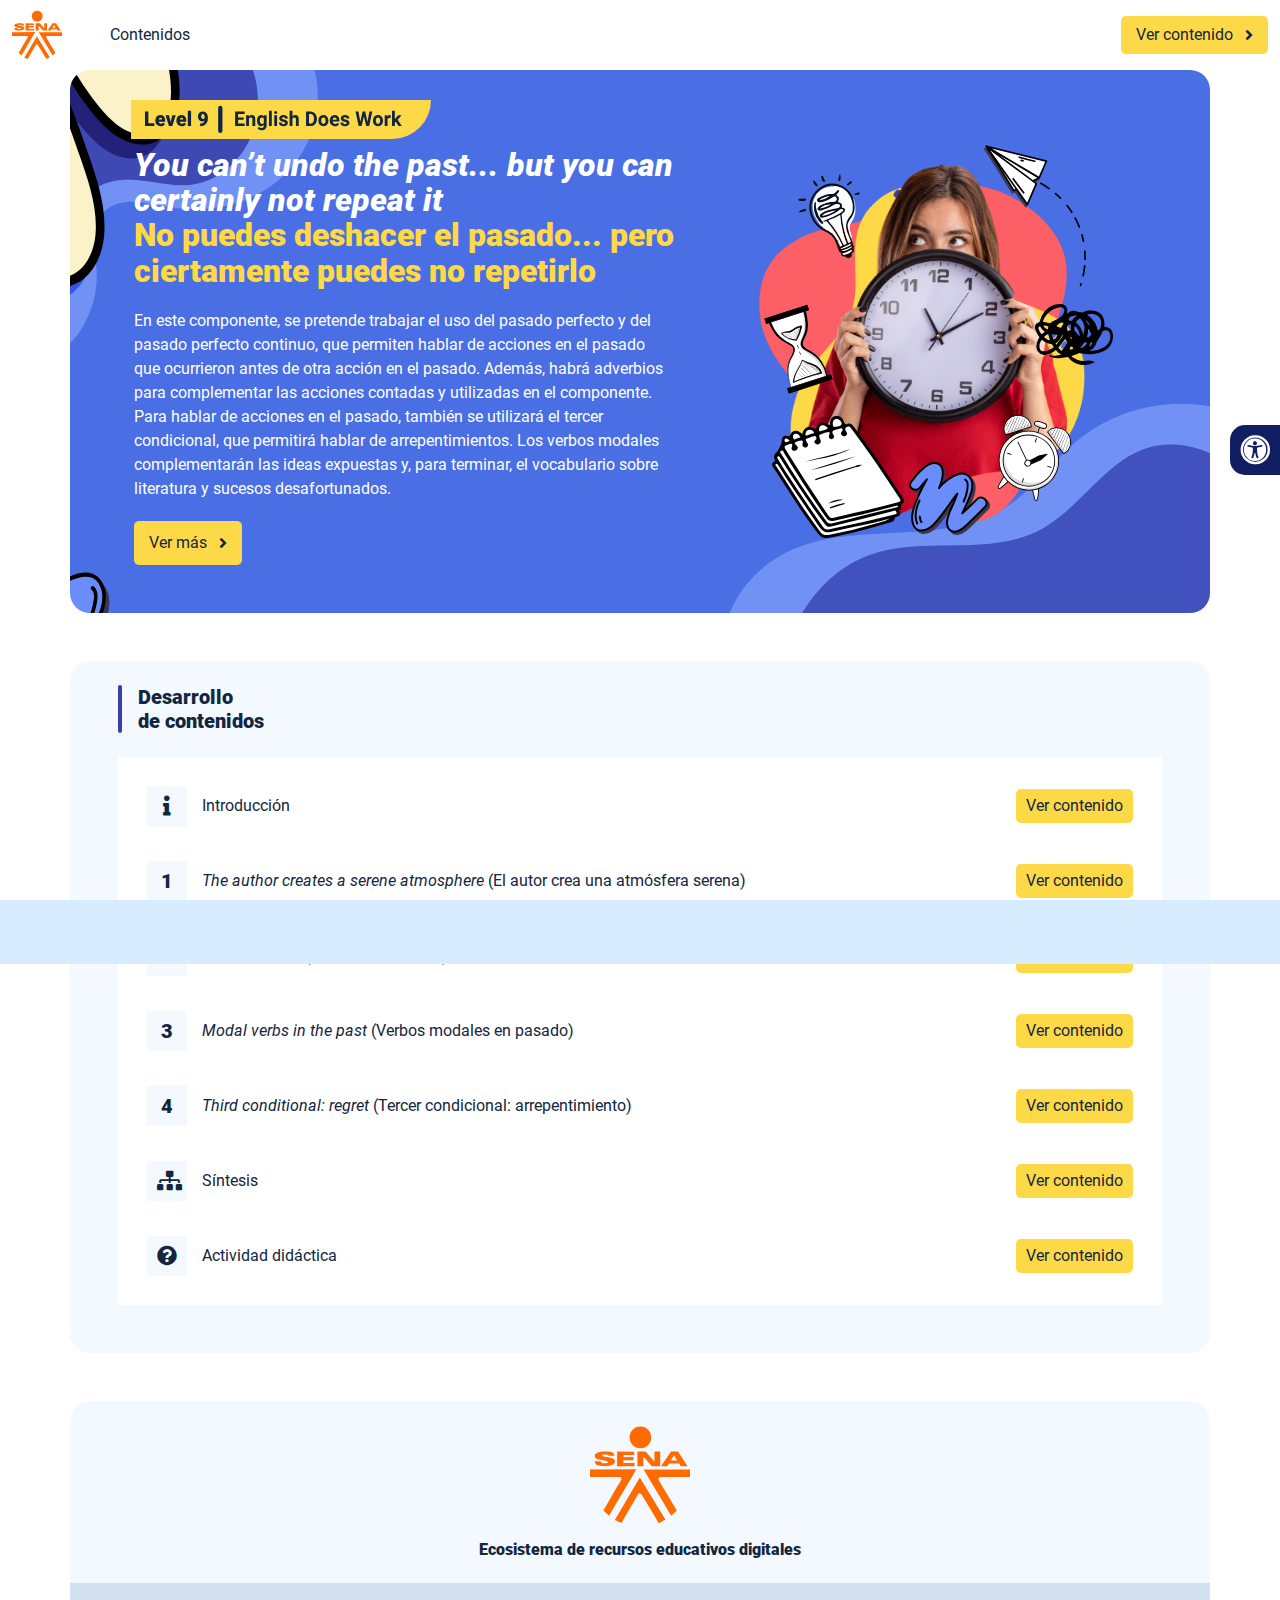
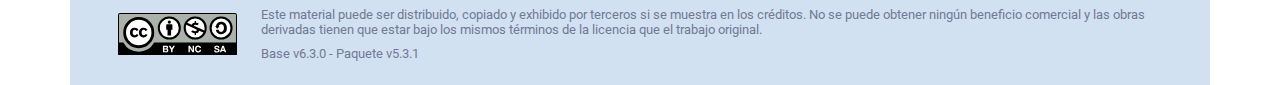
<file: index.html>
<!DOCTYPE html><html lang=""><head><meta charset="utf-8"><meta http-equiv="X-UA-Compatible" content="IE=edge"><meta name="viewport" content="width=device-width,initial-scale=1"><link rel="icon" href="favicon.ico"><title>You can’t undo the past... but you can certainly not repeat it / No puedes deshacer el pasado... pero ciertamente puedes no repetirlo</title><link href="css/chunk-0c047e41.3babef71.css" rel="prefetch"><link href="css/chunk-25b302c8.3babef71.css" rel="prefetch"><link href="css/chunk-26fc7596.3babef71.css" rel="prefetch"><link href="css/chunk-2d2747e2.3babef71.css" rel="prefetch"><link href="css/chunk-32334cb6.3babef71.css" rel="prefetch"><link href="css/chunk-3c57cd7b.3babef71.css" rel="prefetch"><link href="css/chunk-4f2d402a.3babef71.css" rel="prefetch"><link href="css/chunk-4fde0a08.14d1f3e8.css" rel="prefetch"><link href="css/chunk-515a8379.3ebf9d8d.css" rel="prefetch"><link href="css/chunk-59974754.e8be6bf6.css" rel="prefetch"><link href="css/chunk-731a5fa5.126808df.css" rel="prefetch"><link href="css/chunk-766a929b.34c1fea7.css" rel="prefetch"><link href="css/chunk-f2df7d2c.3babef71.css" rel="prefetch"><link href="css/comple.c4a0474b.css" rel="prefetch"><link href="css/creditos.8da30782.css" rel="prefetch"><link href="css/glosario.5e37ef59.css" rel="prefetch"><link href="css/referencias.c7c26094.css" rel="prefetch"><link href="css/tema1.2ef1e543.css" rel="prefetch"><link href="css/tema2.29a3fa2f.css" rel="prefetch"><link href="css/tema3.09ed070b.css" rel="prefetch"><link href="css/tema4.2ef1e543.css" rel="prefetch"><link href="js/actividad.6392a543.js" rel="prefetch"><link href="js/chunk-0206bfa0.aceaceeb.js" rel="prefetch"><link href="js/chunk-0c047e41.b1d36135.js" rel="prefetch"><link href="js/chunk-13a6037e.77e10910.js" rel="prefetch"><link href="js/chunk-18f95272.c3fff06b.js" rel="prefetch"><link href="js/chunk-25b302c8.50a4e4be.js" rel="prefetch"><link href="js/chunk-26fc7596.3f2b003f.js" rel="prefetch"><link href="js/chunk-2c06842c.cf0b8708.js" rel="prefetch"><link href="js/chunk-2d0e96ec.2bc718f4.js" rel="prefetch"><link href="js/chunk-2d208d90.41e45e01.js" rel="prefetch"><link href="js/chunk-2d21d0e2.7d34f04e.js" rel="prefetch"><link href="js/chunk-2d22c123.697a0c8d.js" rel="prefetch"><link href="js/chunk-2d2747e2.c34510a6.js" rel="prefetch"><link href="js/chunk-2e80bb9a.0cd264fe.js" rel="prefetch"><link href="js/chunk-319206de.df48974a.js" rel="prefetch"><link href="js/chunk-31abb50e.105099e8.js" rel="prefetch"><link href="js/chunk-32334cb6.fc337bc5.js" rel="prefetch"><link href="js/chunk-3603ba66.1efbf107.js" rel="prefetch"><link href="js/chunk-3c57cd7b.2b231186.js" rel="prefetch"><link href="js/chunk-4cdd78c0.15a5e443.js" rel="prefetch"><link href="js/chunk-4f2d402a.8c79c008.js" rel="prefetch"><link href="js/chunk-4fde0a08.438ec1de.js" rel="prefetch"><link href="js/chunk-515a8379.1bbac084.js" rel="prefetch"><link href="js/chunk-53ccb27e.8500f303.js" rel="prefetch"><link href="js/chunk-55d286b8.998455ee.js" rel="prefetch"><link href="js/chunk-59974754.9815f936.js" rel="prefetch"><link href="js/chunk-731a5fa5.ef34a400.js" rel="prefetch"><link href="js/chunk-766a929b.f8359263.js" rel="prefetch"><link href="js/chunk-c796899c.1a79056f.js" rel="prefetch"><link href="js/chunk-e8a7823a.8f0d5576.js" rel="prefetch"><link href="js/chunk-f2df7d2c.1fc5754b.js" rel="prefetch"><link href="js/chunk-fde47172.2cf37c35.js" rel="prefetch"><link href="js/comple.130d4e54.js" rel="prefetch"><link href="js/creditos.aca8abed.js" rel="prefetch"><link href="js/glosario.bc84f437.js" rel="prefetch"><link href="js/intro.47d46def.js" rel="prefetch"><link href="js/referencias.b69baeed.js" rel="prefetch"><link href="js/sintesis.c01463d4.js" rel="prefetch"><link href="js/tema1.30466c5e.js" rel="prefetch"><link href="js/tema2.a7e9852e.js" rel="prefetch"><link href="js/tema3.e00549c2.js" rel="prefetch"><link href="js/tema4.6e2dff75.js" rel="prefetch"><link href="css/app.fa0ee798.css" rel="preload" as="style"><link href="css/chunk-vendors.af176c4c.css" rel="preload" as="style"><link href="js/app.13a9456d.js" rel="preload" as="script"><link href="js/chunk-vendors.0d0e8dcd.js" rel="preload" as="script"><link href="css/chunk-vendors.af176c4c.css" rel="stylesheet"><link href="css/app.fa0ee798.css" rel="stylesheet"></head><body><noscript><strong>We're sorry but You can’t undo the past... but you can certainly not repeat it / No puedes deshacer el pasado... pero ciertamente puedes no repetirlo doesn't work properly without JavaScript enabled. Please enable it to continue.</strong></noscript><div id="app"></div><script src="js/chunk-vendors.0d0e8dcd.js"></script><script src="js/app.13a9456d.js"></script></body></html>
</file>
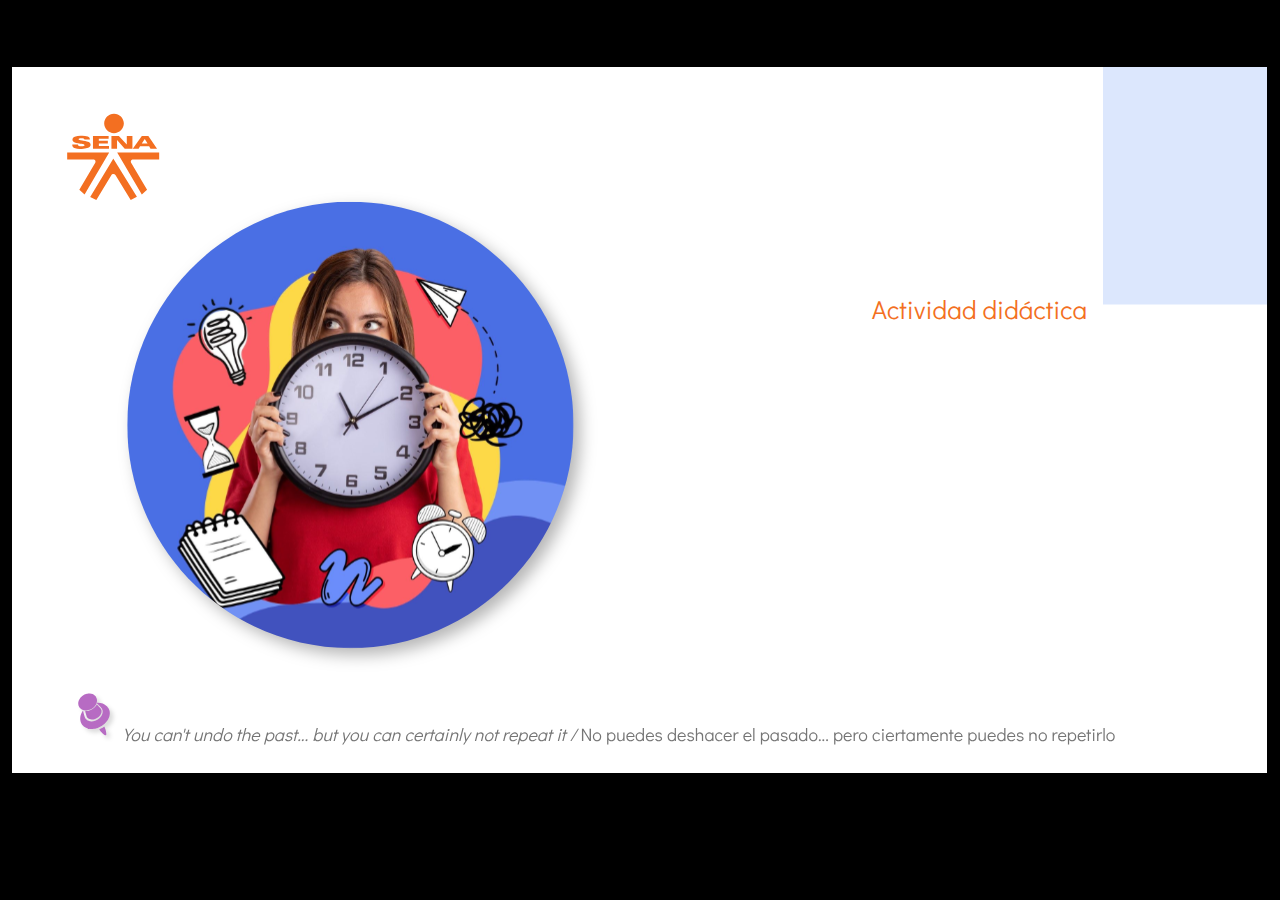
<file: actividades/story.html>
﻿<!doctype html>
<html lang="es">
<head>
  <meta charset="utf-8">
  <!-- Creado con Storyline 360 - http://www.articulate.com  -->
  <!-- version: 3.70.29211.0 -->
  <title>Actividad did&#225;ctica</title>
  <meta http-equiv="x-ua-compatible" content="IE=edge"/>
  <meta name="viewport" content="width=device-width,initial-scale=1,user-scalable=no,shrink-to-fit=no,minimal-ui"/>
  <meta name="apple-mobile-web-app-capable" content="yes"/>
  <style>
    html, body { height: 100%; padding: 0; margin: 0 }
    #app { height: 100%; width: 100%; }
  </style>

  <script>
    window.DS = {};
    window.globals = {
      DATA_PATH_BASE: '',
      HAS_FRAME: true,
      HAS_SLIDE: true,

      lmsPresent: false,
      tinCanPresent: false,
      cmi5Present: false,
      aoSupport: false,
      scale: 'show all',
      captureRc: false,
      browserSize: 'optimal',
      bgColor: '#000000',
      features: 'AccessibleVideo,ConnectionMessages,FullScreenToggle,InsertSvgPicture,LayerPresentAsDialog,MultipleQuizTracking,UpdatedScrollingPanels,UpdatedThemeEditor',
      themeName: 'classic',
      preloaderColor: '#FFFFFF',
      suppressAnalytics: false,
      productChannel: 'stable',
      publishSource: 'storyline',
      aid: 'aid|dd73bbe0-893c-4c5d-ada9-b44ee608dcb3',
      cid: '04bfd34e-cd07-4569-9f02-371561cab23e',
      playerVersion: '3.70.29211.0',
      publishTimestamp: '2022-11-30T21:02:04.0123560Z',
      maxIosVideoElements: 10,
      connectionSettings: { },

      
      parseParams: function(qs) {
        if (window.globals.parsedParams != null) {
          return window.globals.parsedParams;
        }
        qs = (qs || window.location.search.substr(1)).split('+').join(' ');
        var params = {},
            tokens,
            re = /[?&]?([^=]+)=([^&]*)/g;

        while (tokens = re.exec(qs)) {
          params[decodeURIComponent(tokens[1]).trim()] =
            decodeURIComponent(tokens[2]).trim();
        }
        window.globals.parsedParams = params;
        return params;
      }

    };
  </script>
  <script>
    var isIe11 = ('ActiveXObject' in window || window.MSBlobBuilder != null)
      && window.msCrypto != null && !window.ActiveXObject;
    if (isIe11) {
      window.globals.unsupportedBrowser = true;
      document.write(atob('[base64]'));
    }
  </script>
  
  <script>window.THREE = { };</script>
  
</head>
<body style="background: #000000" class="cs-HTML theme-classic">
  <!-- 360 -->
  <script>!function(e){var i=/iPhone/i,o=/iPod/i,n=/iPad/i,t=/(?=.*\bAndroid\b)(?=.*\bMobile\b)/i,d=/Android/i,s=/(?=.*\bAndroid\b)(?=.*\bSD4930UR\b)/i,b=/(?=.*\bAndroid\b)(?=.*\b(?:KFOT|KFTT|KFJWI|KFJWA|KFSOWI|KFTHWI|KFTHWA|KFAPWI|KFAPWA|KFARWI|KFASWI|KFSAWI|KFSAWA)\b)/i,r=/IEMobile/i,h=/(?=.*\bWindows\b)(?=.*\bARM\b)/i,a=/BlackBerry/i,l=/BB10/i,p=/Opera Mini/i,f=/(CriOS|Chrome)(?=.*\bMobile\b)/i,u=/(?=.*\bFirefox\b)(?=.*\bMobile\b)/i,c=new RegExp("(?:Nexus 7|BNTV250|Kindle Fire|Silk|GT-P1000)","i"),w=function(e,i){return e.test(i)},A=function(e){var A=e||navigator.userAgent,v=A.split("[FBAN");if(void 0!==v[1]&&(A=v[0]),this.apple={phone:w(i,A),ipod:w(o,A),tablet:!w(i,A)&&w(n,A),device:w(i,A)||w(o,A)||w(n,A)},this.amazon={phone:w(s,A),tablet:!w(s,A)&&w(b,A),device:w(s,A)||w(b,A)},this.android={phone:w(s,A)||w(t,A),tablet:!w(s,A)&&!w(t,A)&&(w(b,A)||w(d,A)),device:w(s,A)||w(b,A)||w(t,A)||w(d,A)},this.windows={phone:w(r,A),tablet:w(h,A),device:w(r,A)||w(h,A)},this.other={blackberry:w(a,A),blackberry10:w(l,A),opera:w(p,A),firefox:w(u,A),chrome:w(f,A),device:w(a,A)||w(l,A)||w(p,A)||w(u,A)||w(f,A)},this.seven_inch=w(c,A),this.any=this.apple.device||this.android.device||this.windows.device||this.other.device||this.seven_inch,this.phone=this.apple.phone||this.android.phone||this.windows.phone,this.tablet=this.apple.tablet||this.android.tablet||this.windows.tablet,"undefined"==typeof window)return this},v=function(){var e=new A;return e.Class=A,e};"undefined"!=typeof module&&module.exports&&"undefined"==typeof window?module.exports=A:"undefined"!=typeof module&&module.exports&&"undefined"!=typeof window?module.exports=v():"function"==typeof define&&define.amd?define("isMobile",[],e.isMobile=v()):e.isMobile=v()}(this);
    window.isMobile.apple.tablet = window.isMobile.apple.tablet ||
      (navigator.platform === 'MacIntel' && navigator.maxTouchPoints > 1);
    window.isMobile.apple.device = window.isMobile.apple.device || window.isMobile.apple.tablet;
    window.isMobile.tablet = window.isMobile.tablet || window.isMobile.apple.tablet;
    window.isMobile.any = window.isMobile.any || window.isMobile.apple.tablet;
  </script>

  <div id="focus-sink" tabindex="-1"></div>

  <div id="preso"></div>
  <script>
    (function() {

      var classTypes = [ 'desktop', 'mobile', 'phone', 'tablet' ];

      var addDeviceClasses = function(prefix, testObj) {
        var curr, i;
        for (i = 0; i < classTypes.length; i++) {
          curr = classTypes[i];
          if (testObj[curr]) {
            document.body.classList.add(prefix + curr);
          }
        }
      };

      var params = window.globals.parseParams(),
          isDevicePreview = params.devicepreview === '1',
          isPhoneOverride = params.deviceType === 'phone' || (isDevicePreview && params.phone == '1'),
          isTabletOverride = (params.deviceType === 'tablet' || isDevicePreview) && !isPhoneOverride,
          isMobileOverride = isPhoneOverride || isTabletOverride;

      var deviceView = {
        desktop: !window.isMobile.any && !isMobileOverride,
        mobile: window.isMobile.any || isMobileOverride,
        phone: isPhoneOverride || (window.isMobile.phone && !isTabletOverride),
        tablet: isTabletOverride || window.isMobile.tablet
      };

      window.globals.deviceView = deviceView;
      window.isMobile.desktop = !window.isMobile.any;
      window.isMobile.mobile = window.isMobile.any;

      addDeviceClasses('view-', deviceView);

    })();
  </script>
  
  <script src='story_content/user.js' type=text/javascript></script>
  <div class="slide-loader"></div>

  <script>
    if (window.globals.deviceView.isMobile) { var doc = document, loader = doc.body.querySelector('.slide-loader'); [ 1, 2, 3 ].forEach(function(n) { var d = doc.createElement('div'); d.style.backgroundColor = window.globals.preloaderColor; d.classList.add('mobile-loader-dot'); d.classList.add('dot' + n); loader.appendChild(d); }); }
  </script>

  <div class="mobile-load-title-overlay" style="display: none">
    <div class="mobile-load-title">Actividad did&#225;ctica</div>
  </div>

  <div class="mobile-chrome-warning"></div>

  
<style>
  .warn-connection-dialog {
    display: none;
    background: transparent;
    pointer-events: none;
    position: fixed;
    left: 0;
    top: 0;
    width: 100%;
    height: 100%;
    z-index: 999;
  }

  .warn-connection-content {
    border-radius: 4px;
    background: white;
    border: 1px solid #E7E7E7;
    color: #333333;
    box-shadow: 0 2px 4px rgba(0, 0, 0, 0.25);
    transition: all 150ms ease-out;
    position: absolute;
    white-space: nowrap;
  }

  .view-phone.is-landscape .warn-connection-content {
    left: 23px;
    bottom: 23px;
  }

  .view-tablet.is-landscape .warn-connection-content {
    left: 50%;
    top: 20px;
    transform: translateX(-50%);
  }

  .is-portrait .warn-connection-content {
    transform: translate(-50%, calc(-100% - 15px));
  }

  .warn-connection-content p {
    display: inline-block;
    margin: 0 8px 0 0;
    line-height: 33px;
    font-size: 11px;
  }

  .warn-connection-content svg {
    position: relative;
    vertical-align: middle;
    margin: 0 2px 2px 8px;
  }

  .view-desktop .warn-connection-content {
    left: 1.5em;
    bottom: 1.5em;
  }

  .view-desktop .warn-connection-content p {
    font-size: 1.1em;
  }

  .is-offline .warn-connection-dialog {
    display: block;
  }

  .is-offline .cs-panel * {
    pointer-events: none !important;
  }

  .is-offline .cs-panel {
    pointer-events: all !important;
  }

  .is-offline #nav-controls * {
    pointer-events: none !important;
  }

  .is-offline #nav-controls {
    pointer-events: all !important;
  }
</style>

<div class="warn-connection-dialog">
  <div class="warn-connection-content">
    <svg width="17" height="15" viewBox="0 0 17 15" xmlns="http://www.w3.org/2000/svg">
      <path fill="#8F0000" stroke="white" d="M16.07,12.98 L15.88,12.23 L9.51,1.21 C8.97,0.26,7.6,0.26,7.06,1.21 L0.69,12.23 C0.15,13.16,0.81,14.36,1.91,14.36 H14.65 C15.47,14.36,16.05,13.7,16.07,12.98 Z"/>
      <path fill="white" stroke="white" d="M8.58,5.5 C8.35,5.28,8.5,5.35,8.21,5.32 C8.09,5.35,7.97,5.49,7.96,5.67 C7.97,5.79,7.98,5.92,7.98,6.04 L7.98,6.04 C7.99,6.17,8,6.31,8.01,6.43 L8.01,6.44 C8.03,6.92,8.06,7.41,8.09,7.9 L8.09,7.9 C8.12,8.39,8.14,8.88,8.17,9.37 C8.17,9.39,8.18,9.42,8.2,9.44 C8.23,9.46,8.25,9.47,8.28,9.47 C8.31,9.47,8.34,9.46,8.35,9.44 C8.37,9.43,8.38,9.4,8.39,9.35 L8.39,9.34 C8.39,9.24,8.4,9.15,8.4,9.05 L8.4,9.05 C8.41,8.96,8.41,8.86,8.42,8.75 C8.43,8.44,8.45,8.12,8.47,7.81 L8.47,7.81 C8.49,7.49,8.51,7.18,8.53,6.87 C8.55,6.46,8.56,6.05,8.59,5.64 L8.6,5.62 C8.6,5.57,8.59,5.53,8.58,5.5 L8.21,5.32 Z"/>
      <circle fill="white" stroke="white" cx="8.3" cy="11.35" r="0.3"/>
    </svg>
    <p>You are offline. Trying to reconnect...</p>
  </div>
</div>

<script>
  (function() {
    window.DS.connection = {
      warningShown: false,
      assets: {},
      loadingAssetGroup: false,
      retryDelay: 500
    };

    // @TODO this is POC code and can be cleaned up a bit more if we move forward
    // with the feature



    // The `window.globals.features` variable must be set in `webpack.dev.config` when testing locally - it is not enough
    // to have it in the data - but it must be set there as well.
    var useConnectionMessages = window.AbortController != null &&
      window.location.protocol != 'file:' &&
      window.globals.features.indexOf('ConnectionMessages') != -1;

    window.DS.connection.useConnectionMessages = useConnectionMessages

    var assetCount = 0;
    var checkLoadedId;
    var connectionSettings = window.globals.connectionSettings;

    if (useConnectionMessages && connectionSettings != null) {
      var contentEl = document.querySelector('.warn-connection-content');
      var messageEl = contentEl.querySelector('p')

      if (connectionSettings.useDarkTheme) {
        contentEl.style.borderColor = '#BABBBA';
        contentEl.style.backgroundColor = '#282828';
        contentEl.style.color = '#FFFFFF';
      }

      if (connectionSettings.message != null) {
        messageEl.textContent = window.decodeURIComponent(connectionSettings.message);
      }
    }

    function checkAssetsReady() {
      for (var i in DS.connection.assets) {
        if (!DS.connection.assets[i].success) {
          return false;
        }
      }
      return true;
    }

    function stopAssetGroup() {
      if (!useConnectionMessages) { return; }

      assetCount = 0;

      DS.connection.oldAssetGroup = DS.connection.assets;
      DS.connection.assets = {};
      DS.connection.loadingAssetGroup = false;
      clearInterval(checkLoadedId);
    }

    function startAssetGroup() {
      if (!useConnectionMessages) { return; }
      var ticks = 0;
      clearInterval(checkLoadedId);
      checkLoadedId = setInterval(function() {
        var loaded = 0;
        if (assetCount === 0 && loaded === 0) {
          clearInterval(checkLoadedId);
          return;
        }

        for (var i in DS.connection.assets) {
          if (DS.connection.assets[i].success) {
            loaded++;
          }
        }

        if (assetCount === loaded && checkAssetsReady()) {
          for (var i in DS.connection.assets) {
            if (DS.connection.assets[i].action) {
              DS.connection.assets[i].action();
            }
          }
          hideWarning();
          stopAssetGroup();
        }
      }, 100)
    }

    function requiredAsset(url, action, retry, type) {
      if (!useConnectionMessages) { return; }
      if (DS.connection.assets[url]) { return; }

      DS.connection.assets[url] = {
        success: false, action: action, retry: retry, type: type
      };
      assetCount = Object.keys(DS.connection.assets).length;
      if (!DS.connection.loadingAssetGroup) {
        startAssetGroup();
      }
      DS.connection.loadingAssetGroup = true;
    }

    function assetLoaded(url) {
      if (!useConnectionMessages) { return; }
      if (DS.connection.assets[url]) {
        DS.connection.assets[url].success = true;
      }
    }

    function assetFailed(url) {
      if (!useConnectionMessages) { return; }
      if (!DS.connection.assets[url]) {
        if (/\.js$/.test(url)) {
          setTimeout(function() {
            if (DS.connection.lastSlideLoaded != null) {
              DS.connection.lastSlideLoaded();
            }
          }, DS.connection.retryDelay);
        }
        return;
      }
      if (!DS.connection.warningShown) { showWarning(); }
      if (DS.connection.assets[url].retry) {
        setTimeout(function() {
          if (!DS.connection.assets[url].success) {
            DS.connection.assets[url].retry()
          }
        }, DS.connection.retryDelay);
      }
    }

    function hideWarning() {
      document.body.classList.remove('is-offline');
      DS.connection.warningShown = false;
    }
    DS.connection.hideWarning = hideWarning

    function showWarning(btn) {
      document.body.classList.add('is-offline')
      DS.connection.warningShown = true;
      updateWarningPosition();
    }

    function updateWarningPosition() {
      if (!DS.connection.warningShown) {
        return;
      }

      var isPortrait = document.body.classList.contains('is-portrait');
      var warningEl = document.querySelector('.warn-connection-content');

      if (isPortrait) {
        var slide = document.querySelector('.primary-slide');
        var slideRect = slide.getBoundingClientRect();

        warningEl.style.top = `${slideRect.top}px`
        warningEl.style.left = `${slideRect.left + slideRect.width / 2}px`
      } else {
        warningEl.style.top = null;
        warningEl.style.left = null;
      }

      window.requestAnimationFrame(updateWarningPosition);
    }

    // these will all be noops if the feature flag isn't set in
    // the data and `window.globals.features`
    DS.connection.requiredAsset = requiredAsset;
    DS.connection.assetLoaded = assetLoaded;
    DS.connection.assetFailed = assetFailed;
    DS.connection.stopAssetGroup = stopAssetGroup;
    DS.connection.startAssetGroup = startAssetGroup;
  })();
</script>


  <script>
    
    if (window.autoSpider && window.vInterfaceObject) {
      document.querySelector('.mobile-load-title-overlay').style.display = 'none';
    }
  </script>

  

  <link rel="stylesheet" href="html5/data/css/output.min.css" data-noprefix/>
</body>
<script src="html5/lib/scripts/bootstrapper.min.js"></script>
</html>
</file>
<file: css/chunk-0c047e41.3babef71.css>
.actividad[data-v-22adfd6b]{background-color:#f2f2f2}.horizontal-scroll__wrapper[data-v-22adfd6b]{overflow:hidden}.horizontal-scroll[data-v-22adfd6b]{display:flex;transition:transform .5s ease-in-out;align-items:center;flex-wrap:nowrap}.horizontal-scroll[data-v-22adfd6b]:not(.row){width:100%}.horizontal-scroll--item-fw[data-v-22adfd6b]>div{flex-grow:0;flex-shrink:0;width:100%;margin:0!important}
</file>
<file: css/chunk-25b302c8.3babef71.css>
.actividad[data-v-22adfd6b]{background-color:#f2f2f2}.horizontal-scroll__wrapper[data-v-22adfd6b]{overflow:hidden}.horizontal-scroll[data-v-22adfd6b]{display:flex;transition:transform .5s ease-in-out;align-items:center;flex-wrap:nowrap}.horizontal-scroll[data-v-22adfd6b]:not(.row){width:100%}.horizontal-scroll--item-fw[data-v-22adfd6b]>div{flex-grow:0;flex-shrink:0;width:100%;margin:0!important}
</file>
<file: css/chunk-26fc7596.3babef71.css>
.actividad[data-v-22adfd6b]{background-color:#f2f2f2}.horizontal-scroll__wrapper[data-v-22adfd6b]{overflow:hidden}.horizontal-scroll[data-v-22adfd6b]{display:flex;transition:transform .5s ease-in-out;align-items:center;flex-wrap:nowrap}.horizontal-scroll[data-v-22adfd6b]:not(.row){width:100%}.horizontal-scroll--item-fw[data-v-22adfd6b]>div{flex-grow:0;flex-shrink:0;width:100%;margin:0!important}
</file>
<file: css/chunk-2d2747e2.3babef71.css>
.actividad[data-v-22adfd6b]{background-color:#f2f2f2}.horizontal-scroll__wrapper[data-v-22adfd6b]{overflow:hidden}.horizontal-scroll[data-v-22adfd6b]{display:flex;transition:transform .5s ease-in-out;align-items:center;flex-wrap:nowrap}.horizontal-scroll[data-v-22adfd6b]:not(.row){width:100%}.horizontal-scroll--item-fw[data-v-22adfd6b]>div{flex-grow:0;flex-shrink:0;width:100%;margin:0!important}
</file>
<file: css/chunk-32334cb6.3babef71.css>
.actividad[data-v-22adfd6b]{background-color:#f2f2f2}.horizontal-scroll__wrapper[data-v-22adfd6b]{overflow:hidden}.horizontal-scroll[data-v-22adfd6b]{display:flex;transition:transform .5s ease-in-out;align-items:center;flex-wrap:nowrap}.horizontal-scroll[data-v-22adfd6b]:not(.row){width:100%}.horizontal-scroll--item-fw[data-v-22adfd6b]>div{flex-grow:0;flex-shrink:0;width:100%;margin:0!important}
</file>
<file: css/chunk-3c57cd7b.3babef71.css>
.actividad[data-v-22adfd6b]{background-color:#f2f2f2}.horizontal-scroll__wrapper[data-v-22adfd6b]{overflow:hidden}.horizontal-scroll[data-v-22adfd6b]{display:flex;transition:transform .5s ease-in-out;align-items:center;flex-wrap:nowrap}.horizontal-scroll[data-v-22adfd6b]:not(.row){width:100%}.horizontal-scroll--item-fw[data-v-22adfd6b]>div{flex-grow:0;flex-shrink:0;width:100%;margin:0!important}
</file>
<file: css/chunk-4f2d402a.3babef71.css>
.actividad[data-v-22adfd6b]{background-color:#f2f2f2}.horizontal-scroll__wrapper[data-v-22adfd6b]{overflow:hidden}.horizontal-scroll[data-v-22adfd6b]{display:flex;transition:transform .5s ease-in-out;align-items:center;flex-wrap:nowrap}.horizontal-scroll[data-v-22adfd6b]:not(.row){width:100%}.horizontal-scroll--item-fw[data-v-22adfd6b]>div{flex-grow:0;flex-shrink:0;width:100%;margin:0!important}
</file>
<file: css/chunk-4fde0a08.14d1f3e8.css>
.actividad[data-v-a108b06a]{background-color:#f2f2f2}.header[data-v-a108b06a]{position:sticky;top:0;padding-top:10px;padding-bottom:10px;background-color:#fff;z-index:10010;line-height:1.1em}.header__logo[data-v-a108b06a]{width:50px}@media (max-width:576px){.header__componente-formativo[data-v-a108b06a]{font-size:.8em}}.header__menu[data-v-a108b06a]{cursor:pointer}.header__menu span[data-v-a108b06a]{font-size:.7em;display:block;line-height:1em;text-align:center;color:#111e61}.header__menu__btn[data-v-a108b06a]{width:30px;height:30px;position:relative;margin-bottom:4px}.header__menu__btn .line-1[data-v-a108b06a],.header__menu__btn .line-2[data-v-a108b06a],.header__menu__btn .line-3[data-v-a108b06a]{height:4px;width:30px;background-color:#111e61;transform-origin:center center;position:absolute;left:0;border-radius:2px}.header__menu__btn .line-1[data-v-a108b06a]{top:4px;-webkit-animation:line-1-inactive-data-v-a108b06a .5s ease-in-out forwards;animation:line-1-inactive-data-v-a108b06a .5s ease-in-out forwards}.header__menu__btn .line-2[data-v-a108b06a]{top:13px;-webkit-animation:line-2-inactive-data-v-a108b06a .5s ease-in-out forwards;animation:line-2-inactive-data-v-a108b06a .5s ease-in-out forwards}.header__menu__btn .line-3[data-v-a108b06a]{top:22px;-webkit-animation:line-3-inactive-data-v-a108b06a .5s ease-in-out forwards;animation:line-3-inactive-data-v-a108b06a .5s ease-in-out forwards}.header__menu__btn[data-v-a108b06a]:hover{cursor:pointer}.header__menu__btn--open .line-1[data-v-a108b06a]{-webkit-animation:line-1-active-data-v-a108b06a .5s ease-in-out forwards;animation:line-1-active-data-v-a108b06a .5s ease-in-out forwards}.header__menu__btn--open .line-2[data-v-a108b06a]{-webkit-animation:line-2-active-data-v-a108b06a .5s ease-in-out forwards;animation:line-2-active-data-v-a108b06a .5s ease-in-out forwards}.header__menu__btn--open .line-3[data-v-a108b06a]{-webkit-animation:line-3-active-data-v-a108b06a .5s ease-in-out forwards;animation:line-3-active-data-v-a108b06a .5s ease-in-out forwards}@-webkit-keyframes line-1-active-data-v-a108b06a{0%{transform:translate(0) rotate(0)}50%{transform:translateY(9px) rotate(0)}to{transform:translateY(9px) rotate(45deg)}}@keyframes line-1-active-data-v-a108b06a{0%{transform:translate(0) rotate(0)}50%{transform:translateY(9px) rotate(0)}to{transform:translateY(9px) rotate(45deg)}}@-webkit-keyframes line-2-active-data-v-a108b06a{0%{transform:scale(1)}to{transform:scale(0)}}@keyframes line-2-active-data-v-a108b06a{0%{transform:scale(1)}to{transform:scale(0)}}@-webkit-keyframes line-3-active-data-v-a108b06a{0%{transform:translate(0) rotate(0)}50%{transform:translateY(-9px) rotate(0)}to{transform:translateY(-9px) rotate(-45deg)}}@keyframes line-3-active-data-v-a108b06a{0%{transform:translate(0) rotate(0)}50%{transform:translateY(-9px) rotate(0)}to{transform:translateY(-9px) rotate(-45deg)}}@-webkit-keyframes line-1-inactive-data-v-a108b06a{0%{transform:translateY(9px) rotate(45deg)}50%{transform:translateY(9px) rotate(0)}to{transform:translate(0) rotate(0)}}@keyframes line-1-inactive-data-v-a108b06a{0%{transform:translateY(9px) rotate(45deg)}50%{transform:translateY(9px) rotate(0)}to{transform:translate(0) rotate(0)}}@-webkit-keyframes line-2-inactive-data-v-a108b06a{0%{transform:scale(0)}to{transform:scale(1)}}@keyframes line-2-inactive-data-v-a108b06a{0%{transform:scale(0)}to{transform:scale(1)}}@-webkit-keyframes line-3-inactive-data-v-a108b06a{0%{transform:translateY(-9px) rotate(-45deg)}50%{transform:translateY(-9px) rotate(0)}to{transform:translate(0) rotate(0)}}@keyframes line-3-inactive-data-v-a108b06a{0%{transform:translateY(-9px) rotate(-45deg)}50%{transform:translateY(-9px) rotate(0)}to{transform:translate(0) rotate(0)}}
</file>
<file: css/chunk-515a8379.3ebf9d8d.css>
.actividad{background-color:#f2f2f2}.banner-interno{position:relative}.banner-interno__fondo{position:absolute;top:0;bottom:-50px;left:0;right:0;background-color:#6b8dfc;background-size:cover;background-position:50%}.banner-interno__titulo{display:flex;align-items:center}.banner-interno__titulo__icono{display:block;width:32px;height:32px;border-radius:50%;background-color:#fff;position:relative}.banner-interno__titulo__icono i{color:#6b8dfc;position:absolute;left:50%;top:50%;transform:translate(-50%,-50%)}.banner-interno__titulo h1,.banner-interno__titulo h2,.banner-interno__titulo h3,.banner-interno__titulo h4,.banner-interno__titulo h5,.banner-interno__titulo h6{color:#fff;line-height:1.1em}
</file>
<file: css/chunk-59974754.e8be6bf6.css>
.actividad{background-color:#f2f2f2}.aside-menu{position:sticky;top:70px;flex:0 0 0;width:0;min-height:calc(100vh - 70px);max-height:calc(100vh - 70px);background-color:#f3f9ff;transition:flex .5s ease-in-out,width .5s ease-in-out;overflow-x:hidden;z-index:100001}.aside-menu a{color:#111e61}.aside-menu--open{flex:0 0 300px;width:300px}.aside-menu__content{width:300px;display:flex;flex-direction:column;justify-content:space-between;min-height:calc(100vh - 70px);max-height:calc(100vh - 70px);border-right:1px solid #d8ecff}@media (max-height:800px){.aside-menu__content{min-height:800px;max-height:800px;overflow-y:auto}}.aside-menu__header{padding:10px;text-align:center;background-color:#d8ecff}.aside-menu__header h4{margin:0}.aside-menu__menu{overflow-y:auto;flex-grow:1;list-style:none;padding-left:0;margin-bottom:0}.aside-menu__menu__item--active .aside-menu__menu__item__lnk,.aside-menu__menu__item--active .aside-menu__sec-menu__item__lnk{background-color:#d8ecff;font-weight:700}.aside-menu__menu__item--sub-menu:hover,.aside-menu__menu__item:hover,.aside-menu__sec-menu__item:hover{background-color:#d8ecff}.aside-menu__menu__item--sub-menu{padding-left:10px}.aside-menu__menu__item--sub-menu--active .aside-menu__menu__item__lnk,.aside-menu__menu__item--sub-menu--active .aside-menu__sec-menu__item__lnk{background-color:#d8ecff;font-weight:700;position:relative}.aside-menu__menu__item--sub-menu--active .aside-menu__menu__item__lnk:before,.aside-menu__menu__item--sub-menu--active .aside-menu__sec-menu__item__lnk:before{content:"";display:block;position:absolute;left:0;bottom:0;top:0;width:4px;border-radius:2px;background-color:#3c3fa7}.aside-menu__menu__item__lnk,.aside-menu__sec-menu__item__lnk{display:flex;align-items:center;padding:10px 15px;line-height:1.1em}.aside-menu__menu__item__lnk i,.aside-menu__menu__item__lnk span,.aside-menu__sec-menu__item__lnk i,.aside-menu__sec-menu__item__lnk span{margin-right:10px}.aside-menu__menu__item__lnk i:last-child,.aside-menu__menu__item__lnk span:last-child,.aside-menu__sec-menu__item__lnk i:last-child,.aside-menu__sec-menu__item__lnk span:last-child{margin-right:0}.aside-menu__sec-menu{background-color:#d8ecff;padding:10px 0;flex-shrink:0;margin-bottom:0}.aside-menu__sec-menu__item{padding:10px 15px}.aside-menu__sec-menu__item__lnk{padding:0;border-radius:1em}.aside-menu__sec-menu__item__lnk i{display:block;width:2em;height:2em;padding:.5em 0;text-align:center;background-color:#fff;border-radius:50%}.aside-menu__sec-menu__item__lnk:hover{background-color:#fff}@media (max-width:992px){.aside-menu{position:fixed;top:70px}}@media (max-width:576px){.aside-menu__sec-menu{padding-bottom:110px}}
</file>
<file: css/chunk-731a5fa5.126808df.css>
.actividad[data-v-4f6b7c58]{background-color:#f2f2f2}.accesibilidad[data-v-4f6b7c58]{position:fixed;right:0;top:50vh;height:50px;background-color:#111e61;border-top-left-radius:15px;border-bottom-left-radius:15px;transform:translateY(-50%) translateX(100%) translateX(-50px);overflow:hidden;transition:transform .3s ease-in-out,height .3s ease-in-out}.accesibilidad[data-v-4f6b7c58]:hover{transform:translateY(-50%) translateX(0);height:12.75rem}.accesibilidad [data-v-4f6b7c58]{color:#fff}.accesibilidad__menu__content .accesibilidad__menu__item[data-v-4f6b7c58]{cursor:pointer}.accesibilidad__menu__content .accesibilidad__menu__item[data-v-4f6b7c58]:hover{background-color:#273685}.accesibilidad__menu__content .accesibilidad__menu__item[data-v-4f6b7c58]:last-child{border:none}.accesibilidad__menu__item[data-v-4f6b7c58]{display:flex;align-items:center;padding:10px;border-bottom:1px solid #273685;line-height:1em;-webkit-user-select:none;-moz-user-select:none;-ms-user-select:none;user-select:none}.accesibilidad__menu i[data-v-4f6b7c58]{font-size:30px;font-style:normal;margin-right:10px;line-height:1em}.accesibilidad__menu img[data-v-4f6b7c58]{width:30px;margin-right:10px}
</file>
<file: css/chunk-766a929b.34c1fea7.css>
.actividad{background-color:#f2f2f2}.barra-avance{display:flex;align-items:center;justify-content:space-between;position:fixed;bottom:0;left:0;width:100%;padding:10px;background-color:#d8ecff;transition:transform .5s ease-in-out;z-index:100000}.barra-avance__barra{margin:0 20px;flex:1;position:relative;max-width:800px}.barra-avance__barra--amarilla,.barra-avance__barra--blanca{height:4px}.barra-avance__barra--amarilla:after,.barra-avance__barra--amarilla:before,.barra-avance__barra--blanca:after,.barra-avance__barra--blanca:before{content:"";display:block;width:10px;height:10px;border-radius:50%;position:absolute;top:50%}.barra-avance__barra--amarilla:before,.barra-avance__barra--blanca:before{left:0;transform:translate(-50%,-50%)}.barra-avance__barra--amarilla:after,.barra-avance__barra--blanca:after{right:0;transform:translate(50%,-50%)}.barra-avance__barra--blanca,.barra-avance__barra--blanca:after,.barra-avance__barra--blanca:before{background-color:#fff}.barra-avance__barra--amarilla{position:absolute;width:100%;top:0;background-color:#fed947}.barra-avance__barra--amarilla:after,.barra-avance__barra--amarilla:before{background-color:#fed947}.barra-avance__boton--regresar{background-color:#b0c0d2}.barra-avance__boton--regresar span{color:#111e61!important}.barra-avance__boton--disable{opacity:0;pointer-events:none}.barra-avance--open{transform:translateY(0)}.barra-avance--close{transform:translateY(100%)}
</file>
<file: css/chunk-f2df7d2c.3babef71.css>
.actividad[data-v-22adfd6b]{background-color:#f2f2f2}.horizontal-scroll__wrapper[data-v-22adfd6b]{overflow:hidden}.horizontal-scroll[data-v-22adfd6b]{display:flex;transition:transform .5s ease-in-out;align-items:center;flex-wrap:nowrap}.horizontal-scroll[data-v-22adfd6b]:not(.row){width:100%}.horizontal-scroll--item-fw[data-v-22adfd6b]>div{flex-grow:0;flex-shrink:0;width:100%;margin:0!important}
</file>
<file: css/comple.c4a0474b.css>
.banner-interno{position:relative}.banner-interno__fondo{position:absolute;top:0;bottom:-50px;left:0;right:0;background-color:#6b8dfc;background-size:cover;background-position:50%}.banner-interno__titulo{display:flex;align-items:center}.banner-interno__titulo__icono{display:block;width:32px;height:32px;border-radius:50%;background-color:#fff;position:relative}.banner-interno__titulo__icono i{color:#6b8dfc;position:absolute;left:50%;top:50%;transform:translate(-50%,-50%)}.banner-interno__titulo h1,.banner-interno__titulo h2,.banner-interno__titulo h3,.banner-interno__titulo h4,.banner-interno__titulo h5,.banner-interno__titulo h6{color:#fff;line-height:1.1em}.actividad{background-color:#f2f2f2}.complementario__enlaces{display:flex;justify-content:center;flex-wrap:wrap}.complementario__enlaces a{margin:0 5px}.complementario__btn{font-size:1.5em;line-height:1em}table{width:calc(100% - 1px);min-width:800px}table thead{background-color:#d8ecff}table thead th{border-color:#d8ecff}table td,table th{padding:25px 20px;text-align:center}
</file>
<file: css/creditos.8da30782.css>
.banner-interno{position:relative}.banner-interno__fondo{position:absolute;top:0;bottom:-50px;left:0;right:0;background-color:#6b8dfc;background-size:cover;background-position:50%}.banner-interno__titulo{display:flex;align-items:center}.banner-interno__titulo__icono{display:block;width:32px;height:32px;border-radius:50%;background-color:#fff;position:relative}.banner-interno__titulo__icono i{color:#6b8dfc;position:absolute;left:50%;top:50%;transform:translate(-50%,-50%)}.banner-interno__titulo h1,.banner-interno__titulo h2,.banner-interno__titulo h3,.banner-interno__titulo h4,.banner-interno__titulo h5,.banner-interno__titulo h6{color:#fff;line-height:1.1em}.actividad{background-color:#f2f2f2}.creditos-vista .tarjeta.credito{background-color:#d2e1f1}.creditos{color:#727997;overflow-x:auto}.creditos__item{min-width:490px}.creditos p{line-height:1.3em;margin-bottom:0;color:#727997}.creditos__titulo{font-weight:700;background-color:#d2e1f1;padding:5px 10px;border-top-radius:5px;border-top-left-radius:5px;border-top-right-radius:5px}.creditos table td,.creditos table th{border-color:#d2e1f1}
</file>
<file: css/glosario.5e37ef59.css>
.banner-interno{position:relative}.banner-interno__fondo{position:absolute;top:0;bottom:-50px;left:0;right:0;background-color:#6b8dfc;background-size:cover;background-position:50%}.banner-interno__titulo{display:flex;align-items:center}.banner-interno__titulo__icono{display:block;width:32px;height:32px;border-radius:50%;background-color:#fff;position:relative}.banner-interno__titulo__icono i{color:#6b8dfc;position:absolute;left:50%;top:50%;transform:translate(-50%,-50%)}.banner-interno__titulo h1,.banner-interno__titulo h2,.banner-interno__titulo h3,.banner-interno__titulo h4,.banner-interno__titulo h5,.banner-interno__titulo h6{color:#fff;line-height:1.1em}.actividad{background-color:#f2f2f2}.glosario__letra-item{display:flex}.glosario__letra-item__texto{padding-top:5px}.glosario__letra-item__letra__icono{width:32px;height:32px;position:relative;line-height:1em;border-radius:50%;background-color:#d2e1f1}.glosario__letra-item__letra__icono span{position:absolute;left:50%;top:50%;transform:translate(-50%,-50%);font-size:1.1em;font-weight:900}
</file>
<file: css/referencias.c7c26094.css>
.banner-interno{position:relative}.banner-interno__fondo{position:absolute;top:0;bottom:-50px;left:0;right:0;background-color:#6b8dfc;background-size:cover;background-position:50%}.banner-interno__titulo{display:flex;align-items:center}.banner-interno__titulo__icono{display:block;width:32px;height:32px;border-radius:50%;background-color:#fff;position:relative}.banner-interno__titulo__icono i{color:#6b8dfc;position:absolute;left:50%;top:50%;transform:translate(-50%,-50%)}.banner-interno__titulo h1,.banner-interno__titulo h2,.banner-interno__titulo h3,.banner-interno__titulo h4,.banner-interno__titulo h5,.banner-interno__titulo h6{color:#fff;line-height:1.1em}.actividad{background-color:#f2f2f2}.referencias__item:last-child hr{display:none}.referencias__item a{color:#2196f3;text-decoration:underline;overflow-wrap:break-word}
</file>
<file: css/tema1.2ef1e543.css>
.traduccionAudio{border-radius:10px;overflow:hidden}.traduccionAudio__chat{overflow-y:scroll;overflow-x:hidden;height:450px;margin-right:1.5rem;padding-top:.5rem;padding-right:1.5rem}.traduccionAudio__chat::-webkit-scrollbar{width:10px}.traduccionAudio__chat::-webkit-scrollbar-track{border-radius:10px;background-color:#e5e5e5}.traduccionAudio__chat::-webkit-scrollbar-thumb{background-color:#b4bfd8;height:20px;border-radius:10px}.traduccionAudio__chat::-webkit-scrollbar-thumb:active,.traduccionAudio__chat::-webkit-scrollbar-thumb:hover{background-color:#3c3fa7}@media only screen and (max-width:768px){.traduccionAudio__chat{height:300px;margin-right:0;padding-right:.5rem}.traduccionAudio__chat .traduccionAudio__chat__item{margin-right:0}}@media only screen and (max-width:450px){.traduccionAudio__chat{height:250px}}.traduccionAudio__chat__item{display:flex;align-items:flex-start}.traduccionAudio__chat__item__message{display:inline-block}.traduccionAudio__chat__item__message__bubble{text-align:left;padding:1em;border-radius:10px;background-color:#fff;position:relative}@media (max-width:768px){.traduccionAudio__chat__item__message__bubble{padding:.5em}}.traduccionAudio__chat__item:nth-child(2n){flex-direction:row-reverse}.traduccionAudio__chat__item:nth-child(2n) .traduccionAudio__chat__item__message__container{text-align:right}.traduccionAudio__chat__item:nth-child(2n) .traduccionAudio__chat__item__message__bubble:before{left:auto;right:0;transform:translate(5px,20px) rotate(45deg)}.traduccionAudio.color-primario{border-color:#6b8dfc}.traduccionAudio.color-primario button{background-color:#6b8dfc;color:textColor(#6b8dfc)}.traduccionAudio.color-primario button:hover{background-color:#cfdafe}.traduccionAudio.color-primario .dialogo__header{background-color:#6b8dfc}.traduccionAudio.color-primario .dialogo__header *{color:textColor(#6b8dfc)}.traduccionAudio.color-secundario{border-color:#fc5f65}.traduccionAudio.color-secundario button{background-color:#fc5f65;color:textColor(#fc5f65)}.traduccionAudio.color-secundario button:hover{background-color:#fec3c5}.traduccionAudio.color-secundario .dialogo__header{background-color:#fc5f65}.traduccionAudio.color-secundario .dialogo__header *{color:textColor(#fc5f65)}.traduccionAudio.color-acento-contenido{border-color:#3c3fa7}.traduccionAudio.color-acento-contenido button{background-color:#3c3fa7;color:textColor(#3c3fa7)}.traduccionAudio.color-acento-contenido button:hover{background-color:#7a7ccf}.traduccionAudio.color-acento-contenido .dialogo__header{background-color:#3c3fa7}.traduccionAudio.color-acento-contenido .dialogo__header *{color:textColor(#3c3fa7)}.traduccionAudio.color-acento-botones{border-color:#fed947}.traduccionAudio.color-acento-botones button{background-color:#fed947;color:textColor(#fed947)}.traduccionAudio.color-acento-botones button:hover{background-color:#ffeeac}.traduccionAudio.color-acento-botones .dialogo__header{background-color:#fed947}.traduccionAudio.color-acento-botones .dialogo__header *{color:textColor(#fed947)}.traduccionAudio.color-adicional-1{border-color:#efefef}.traduccionAudio.color-adicional-1 button{background-color:#efefef;color:textColor(#efefef)}.traduccionAudio.color-adicional-1 button:hover{background-color:#fff}.traduccionAudio.color-adicional-1 .dialogo__header{background-color:#efefef}.traduccionAudio.color-adicional-1 .dialogo__header *{color:textColor(#efefef)}.traduccionAudio.color-adicional-2{border-color:#f9f7ec}.traduccionAudio.color-adicional-2 button{background-color:#f9f7ec;color:textColor(#f9f7ec)}.traduccionAudio.color-adicional-2 button:hover{background-color:#fff}.traduccionAudio.color-adicional-2 .dialogo__header{background-color:#f9f7ec}.traduccionAudio.color-adicional-2 .dialogo__header *{color:textColor(#f9f7ec)}.color{height:2px!important}.actividad{background-color:#f2f2f2}.dialogoTraduccionChat{border-radius:10px;overflow:hidden;border:2px solid #3c3fa7}.dialogoTraduccionChat__chat{overflow-y:scroll;overflow-x:hidden;height:450px;margin-right:1.5rem;padding-top:.5rem;padding-right:1.5rem}.dialogoTraduccionChat__chat::-webkit-scrollbar{width:10px}.dialogoTraduccionChat__chat::-webkit-scrollbar-track{border-radius:10px;background-color:#e5e5e5}.dialogoTraduccionChat__chat::-webkit-scrollbar-thumb{background-color:#b4bfd8;height:20px;border-radius:10px}.dialogoTraduccionChat__chat::-webkit-scrollbar-thumb:active,.dialogoTraduccionChat__chat::-webkit-scrollbar-thumb:hover{background-color:#3c3fa7}@media only screen and (max-width:768px){.dialogoTraduccionChat__chat{height:300px;margin-right:0;padding-right:.5rem}.dialogoTraduccionChat__chat .dialogoTraduccionChat__chat__item{margin-right:0}}@media only screen and (max-width:450px){.dialogoTraduccionChat__chat{height:250px}}.dialogoTraduccionChat__chat__item{display:flex;align-items:flex-start}.dialogoTraduccionChat__chat__item__person{text-align:center;margin-right:1em}.dialogoTraduccionChat__chat__item__person img{width:50px;height:50px;border-radius:50%}.dialogoTraduccionChat__chat__item__message{display:inline-block}.dialogoTraduccionChat__chat__item__message__bubble{text-align:left;padding:1em;border-radius:10px;background-color:#fff;box-shadow:0 2px 10px 0 rgba(0,0,0,.2);position:relative}.dialogoTraduccionChat__chat__item__message__bubble:before{content:"";position:absolute;top:0;left:0;width:15px;height:15px;transform:translate(-5px,20px) rotate(45deg);background-color:#fff}@media (max-width:768px){.dialogoTraduccionChat__chat__item__message__bubble{padding:.5em}}.dialogoTraduccionChat__chat__item:nth-child(2n){flex-direction:row-reverse}.dialogoTraduccionChat__chat__item:nth-child(2n) .dialogoTraduccionChat__chat__item__person{margin-right:0;margin-left:1em}.dialogoTraduccionChat__chat__item:nth-child(2n) .dialogoTraduccionChat__chat__item__message__container{text-align:right}.dialogoTraduccionChat__chat__item:nth-child(2n) .dialogoTraduccionChat__chat__item__message__bubble:before{left:auto;right:0;transform:translate(5px,20px) rotate(45deg)}.dialogoTraduccionChat.color-primario{border-color:#6b8dfc}.dialogoTraduccionChat.color-primario button{background-color:#6b8dfc;color:#fff}.dialogoTraduccionChat.color-primario button:hover{background-color:#cfdafe;color:#fff}.dialogoTraduccionChat.color-primario .dialogo__header{background-color:#6b8dfc}.dialogoTraduccionChat.color-primario .dialogo__header *{color:textColor(#6b8dfc)}.dialogoTraduccionChat.color-secundario{border-color:#fc5f65}.dialogoTraduccionChat.color-secundario button{background-color:#fc5f65;color:#fff}.dialogoTraduccionChat.color-secundario button:hover{background-color:#fec3c5;color:#fff}.dialogoTraduccionChat.color-secundario .dialogo__header{background-color:#fc5f65}.dialogoTraduccionChat.color-secundario .dialogo__header *{color:textColor(#fc5f65)}.dialogoTraduccionChat.color-acento-contenido{border-color:#3c3fa7}.dialogoTraduccionChat.color-acento-contenido button{background-color:#3c3fa7;color:#fff}.dialogoTraduccionChat.color-acento-contenido button:hover{background-color:#7a7ccf;color:#fff}.dialogoTraduccionChat.color-acento-contenido .dialogo__header{background-color:#3c3fa7}.dialogoTraduccionChat.color-acento-contenido .dialogo__header *{color:textColor(#3c3fa7)}.dialogoTraduccionChat.color-acento-botones{border-color:#fed947}.dialogoTraduccionChat.color-acento-botones button{background-color:#fed947;color:#fff}.dialogoTraduccionChat.color-acento-botones button:hover{background-color:#ffeeac;color:#fff}.dialogoTraduccionChat.color-acento-botones .dialogo__header{background-color:#fed947}.dialogoTraduccionChat.color-acento-botones .dialogo__header *{color:textColor(#fed947)}.dialogoTraduccionChat.color-adicional-1{border-color:#efefef}.dialogoTraduccionChat.color-adicional-1 button{background-color:#efefef;color:#fff}.dialogoTraduccionChat.color-adicional-1 button:hover{background-color:#fff;color:#fff}.dialogoTraduccionChat.color-adicional-1 .dialogo__header{background-color:#efefef}.dialogoTraduccionChat.color-adicional-1 .dialogo__header *{color:textColor(#efefef)}.dialogoTraduccionChat.color-adicional-2{border-color:#f9f7ec}.dialogoTraduccionChat.color-adicional-2 button{background-color:#f9f7ec;color:#fff}.dialogoTraduccionChat.color-adicional-2 button:hover{background-color:#fff;color:#fff}.dialogoTraduccionChat.color-adicional-2 .dialogo__header{background-color:#f9f7ec}.dialogoTraduccionChat.color-adicional-2 .dialogo__header *{color:textColor(#f9f7ec)}.color{color:#3c3fa7;opacity:1;height:1px!important;border:0}.brad{border-radius:0 0 10px 10px}.textAudio__ing{color:#12263f;font-style:italic}.textAudio__esp{color:#12263f}
</file>
<file: css/tema2.29a3fa2f.css>
.traduccionAudio{border-radius:10px;overflow:hidden}.traduccionAudio__chat{overflow-y:scroll;overflow-x:hidden;height:450px;margin-right:1.5rem;padding-top:.5rem;padding-right:1.5rem}.traduccionAudio__chat::-webkit-scrollbar{width:10px}.traduccionAudio__chat::-webkit-scrollbar-track{border-radius:10px;background-color:#e5e5e5}.traduccionAudio__chat::-webkit-scrollbar-thumb{background-color:#b4bfd8;height:20px;border-radius:10px}.traduccionAudio__chat::-webkit-scrollbar-thumb:active,.traduccionAudio__chat::-webkit-scrollbar-thumb:hover{background-color:#3c3fa7}@media only screen and (max-width:768px){.traduccionAudio__chat{height:300px;margin-right:0;padding-right:.5rem}.traduccionAudio__chat .traduccionAudio__chat__item{margin-right:0}}@media only screen and (max-width:450px){.traduccionAudio__chat{height:250px}}.traduccionAudio__chat__item{display:flex;align-items:flex-start}.traduccionAudio__chat__item__message{display:inline-block}.traduccionAudio__chat__item__message__bubble{text-align:left;padding:1em;border-radius:10px;background-color:#fff;position:relative}@media (max-width:768px){.traduccionAudio__chat__item__message__bubble{padding:.5em}}.traduccionAudio__chat__item:nth-child(2n){flex-direction:row-reverse}.traduccionAudio__chat__item:nth-child(2n) .traduccionAudio__chat__item__message__container{text-align:right}.traduccionAudio__chat__item:nth-child(2n) .traduccionAudio__chat__item__message__bubble:before{left:auto;right:0;transform:translate(5px,20px) rotate(45deg)}.traduccionAudio.color-primario{border-color:#6b8dfc}.traduccionAudio.color-primario button{background-color:#6b8dfc;color:textColor(#6b8dfc)}.traduccionAudio.color-primario button:hover{background-color:#cfdafe}.traduccionAudio.color-primario .dialogo__header{background-color:#6b8dfc}.traduccionAudio.color-primario .dialogo__header *{color:textColor(#6b8dfc)}.traduccionAudio.color-secundario{border-color:#fc5f65}.traduccionAudio.color-secundario button{background-color:#fc5f65;color:textColor(#fc5f65)}.traduccionAudio.color-secundario button:hover{background-color:#fec3c5}.traduccionAudio.color-secundario .dialogo__header{background-color:#fc5f65}.traduccionAudio.color-secundario .dialogo__header *{color:textColor(#fc5f65)}.traduccionAudio.color-acento-contenido{border-color:#3c3fa7}.traduccionAudio.color-acento-contenido button{background-color:#3c3fa7;color:textColor(#3c3fa7)}.traduccionAudio.color-acento-contenido button:hover{background-color:#7a7ccf}.traduccionAudio.color-acento-contenido .dialogo__header{background-color:#3c3fa7}.traduccionAudio.color-acento-contenido .dialogo__header *{color:textColor(#3c3fa7)}.traduccionAudio.color-acento-botones{border-color:#fed947}.traduccionAudio.color-acento-botones button{background-color:#fed947;color:textColor(#fed947)}.traduccionAudio.color-acento-botones button:hover{background-color:#ffeeac}.traduccionAudio.color-acento-botones .dialogo__header{background-color:#fed947}.traduccionAudio.color-acento-botones .dialogo__header *{color:textColor(#fed947)}.traduccionAudio.color-adicional-1{border-color:#efefef}.traduccionAudio.color-adicional-1 button{background-color:#efefef;color:textColor(#efefef)}.traduccionAudio.color-adicional-1 button:hover{background-color:#fff}.traduccionAudio.color-adicional-1 .dialogo__header{background-color:#efefef}.traduccionAudio.color-adicional-1 .dialogo__header *{color:textColor(#efefef)}.traduccionAudio.color-adicional-2{border-color:#f9f7ec}.traduccionAudio.color-adicional-2 button{background-color:#f9f7ec;color:textColor(#f9f7ec)}.traduccionAudio.color-adicional-2 button:hover{background-color:#fff}.traduccionAudio.color-adicional-2 .dialogo__header{background-color:#f9f7ec}.traduccionAudio.color-adicional-2 .dialogo__header *{color:textColor(#f9f7ec)}.color{height:2px!important}.actividad{background-color:#f2f2f2}.dialogoTraduccionChat{border-radius:10px;overflow:hidden;border:2px solid #3c3fa7}.dialogoTraduccionChat__chat{overflow-y:scroll;overflow-x:hidden;height:450px;margin-right:1.5rem;padding-top:.5rem;padding-right:1.5rem}.dialogoTraduccionChat__chat::-webkit-scrollbar{width:10px}.dialogoTraduccionChat__chat::-webkit-scrollbar-track{border-radius:10px;background-color:#e5e5e5}.dialogoTraduccionChat__chat::-webkit-scrollbar-thumb{background-color:#b4bfd8;height:20px;border-radius:10px}.dialogoTraduccionChat__chat::-webkit-scrollbar-thumb:active,.dialogoTraduccionChat__chat::-webkit-scrollbar-thumb:hover{background-color:#3c3fa7}@media only screen and (max-width:768px){.dialogoTraduccionChat__chat{height:300px;margin-right:0;padding-right:.5rem}.dialogoTraduccionChat__chat .dialogoTraduccionChat__chat__item{margin-right:0}}@media only screen and (max-width:450px){.dialogoTraduccionChat__chat{height:250px}}.dialogoTraduccionChat__chat__item{display:flex;align-items:flex-start}.dialogoTraduccionChat__chat__item__person{text-align:center;margin-right:1em}.dialogoTraduccionChat__chat__item__person img{width:50px;height:50px;border-radius:50%}.dialogoTraduccionChat__chat__item__message{display:inline-block}.dialogoTraduccionChat__chat__item__message__bubble{text-align:left;padding:1em;border-radius:10px;background-color:#fff;box-shadow:0 2px 10px 0 rgba(0,0,0,.2);position:relative}.dialogoTraduccionChat__chat__item__message__bubble:before{content:"";position:absolute;top:0;left:0;width:15px;height:15px;transform:translate(-5px,20px) rotate(45deg);background-color:#fff}@media (max-width:768px){.dialogoTraduccionChat__chat__item__message__bubble{padding:.5em}}.dialogoTraduccionChat__chat__item:nth-child(2n){flex-direction:row-reverse}.dialogoTraduccionChat__chat__item:nth-child(2n) .dialogoTraduccionChat__chat__item__person{margin-right:0;margin-left:1em}.dialogoTraduccionChat__chat__item:nth-child(2n) .dialogoTraduccionChat__chat__item__message__container{text-align:right}.dialogoTraduccionChat__chat__item:nth-child(2n) .dialogoTraduccionChat__chat__item__message__bubble:before{left:auto;right:0;transform:translate(5px,20px) rotate(45deg)}.dialogoTraduccionChat.color-primario{border-color:#6b8dfc}.dialogoTraduccionChat.color-primario button{background-color:#6b8dfc;color:#fff}.dialogoTraduccionChat.color-primario button:hover{background-color:#cfdafe;color:#fff}.dialogoTraduccionChat.color-primario .dialogo__header{background-color:#6b8dfc}.dialogoTraduccionChat.color-primario .dialogo__header *{color:textColor(#6b8dfc)}.dialogoTraduccionChat.color-secundario{border-color:#fc5f65}.dialogoTraduccionChat.color-secundario button{background-color:#fc5f65;color:#fff}.dialogoTraduccionChat.color-secundario button:hover{background-color:#fec3c5;color:#fff}.dialogoTraduccionChat.color-secundario .dialogo__header{background-color:#fc5f65}.dialogoTraduccionChat.color-secundario .dialogo__header *{color:textColor(#fc5f65)}.dialogoTraduccionChat.color-acento-contenido{border-color:#3c3fa7}.dialogoTraduccionChat.color-acento-contenido button{background-color:#3c3fa7;color:#fff}.dialogoTraduccionChat.color-acento-contenido button:hover{background-color:#7a7ccf;color:#fff}.dialogoTraduccionChat.color-acento-contenido .dialogo__header{background-color:#3c3fa7}.dialogoTraduccionChat.color-acento-contenido .dialogo__header *{color:textColor(#3c3fa7)}.dialogoTraduccionChat.color-acento-botones{border-color:#fed947}.dialogoTraduccionChat.color-acento-botones button{background-color:#fed947;color:#fff}.dialogoTraduccionChat.color-acento-botones button:hover{background-color:#ffeeac;color:#fff}.dialogoTraduccionChat.color-acento-botones .dialogo__header{background-color:#fed947}.dialogoTraduccionChat.color-acento-botones .dialogo__header *{color:textColor(#fed947)}.dialogoTraduccionChat.color-adicional-1{border-color:#efefef}.dialogoTraduccionChat.color-adicional-1 button{background-color:#efefef;color:#fff}.dialogoTraduccionChat.color-adicional-1 button:hover{background-color:#fff;color:#fff}.dialogoTraduccionChat.color-adicional-1 .dialogo__header{background-color:#efefef}.dialogoTraduccionChat.color-adicional-1 .dialogo__header *{color:textColor(#efefef)}.dialogoTraduccionChat.color-adicional-2{border-color:#f9f7ec}.dialogoTraduccionChat.color-adicional-2 button{background-color:#f9f7ec;color:#fff}.dialogoTraduccionChat.color-adicional-2 button:hover{background-color:#fff;color:#fff}.dialogoTraduccionChat.color-adicional-2 .dialogo__header{background-color:#f9f7ec}.dialogoTraduccionChat.color-adicional-2 .dialogo__header *{color:textColor(#f9f7ec)}.color{color:#3c3fa7;opacity:1;height:1px!important;border:0}.brad{border-radius:0 0 10px 10px}.textAudio__ing{color:#12263f;font-style:italic}.textAudio__esp{color:#12263f}
</file>
<file: css/tema3.09ed070b.css>
.actividad{background-color:#f2f2f2}.traduccionAudio{border-radius:10px;overflow:hidden}.traduccionAudio__chat{overflow-y:scroll;overflow-x:hidden;height:450px;margin-right:1.5rem;padding-top:.5rem;padding-right:1.5rem}.traduccionAudio__chat::-webkit-scrollbar{width:10px}.traduccionAudio__chat::-webkit-scrollbar-track{border-radius:10px;background-color:#e5e5e5}.traduccionAudio__chat::-webkit-scrollbar-thumb{background-color:#b4bfd8;height:20px;border-radius:10px}.traduccionAudio__chat::-webkit-scrollbar-thumb:active,.traduccionAudio__chat::-webkit-scrollbar-thumb:hover{background-color:#3c3fa7}@media only screen and (max-width:768px){.traduccionAudio__chat{height:300px;margin-right:0;padding-right:.5rem}.traduccionAudio__chat .traduccionAudio__chat__item{margin-right:0}}@media only screen and (max-width:450px){.traduccionAudio__chat{height:250px}}.traduccionAudio__chat__item{display:flex;align-items:flex-start}.traduccionAudio__chat__item__message{display:inline-block}.traduccionAudio__chat__item__message__bubble{text-align:left;padding:1em;border-radius:10px;background-color:#fff;position:relative}@media (max-width:768px){.traduccionAudio__chat__item__message__bubble{padding:.5em}}.traduccionAudio__chat__item:nth-child(2n){flex-direction:row-reverse}.traduccionAudio__chat__item:nth-child(2n) .traduccionAudio__chat__item__message__container{text-align:right}.traduccionAudio__chat__item:nth-child(2n) .traduccionAudio__chat__item__message__bubble:before{left:auto;right:0;transform:translate(5px,20px) rotate(45deg)}.traduccionAudio.color-primario{border-color:#6b8dfc}.traduccionAudio.color-primario button{background-color:#6b8dfc;color:textColor(#6b8dfc)}.traduccionAudio.color-primario button:hover{background-color:#cfdafe}.traduccionAudio.color-primario .dialogo__header{background-color:#6b8dfc}.traduccionAudio.color-primario .dialogo__header *{color:textColor(#6b8dfc)}.traduccionAudio.color-secundario{border-color:#fc5f65}.traduccionAudio.color-secundario button{background-color:#fc5f65;color:textColor(#fc5f65)}.traduccionAudio.color-secundario button:hover{background-color:#fec3c5}.traduccionAudio.color-secundario .dialogo__header{background-color:#fc5f65}.traduccionAudio.color-secundario .dialogo__header *{color:textColor(#fc5f65)}.traduccionAudio.color-acento-contenido{border-color:#3c3fa7}.traduccionAudio.color-acento-contenido button{background-color:#3c3fa7;color:textColor(#3c3fa7)}.traduccionAudio.color-acento-contenido button:hover{background-color:#7a7ccf}.traduccionAudio.color-acento-contenido .dialogo__header{background-color:#3c3fa7}.traduccionAudio.color-acento-contenido .dialogo__header *{color:textColor(#3c3fa7)}.traduccionAudio.color-acento-botones{border-color:#fed947}.traduccionAudio.color-acento-botones button{background-color:#fed947;color:textColor(#fed947)}.traduccionAudio.color-acento-botones button:hover{background-color:#ffeeac}.traduccionAudio.color-acento-botones .dialogo__header{background-color:#fed947}.traduccionAudio.color-acento-botones .dialogo__header *{color:textColor(#fed947)}.traduccionAudio.color-adicional-1{border-color:#efefef}.traduccionAudio.color-adicional-1 button{background-color:#efefef;color:textColor(#efefef)}.traduccionAudio.color-adicional-1 button:hover{background-color:#fff}.traduccionAudio.color-adicional-1 .dialogo__header{background-color:#efefef}.traduccionAudio.color-adicional-1 .dialogo__header *{color:textColor(#efefef)}.traduccionAudio.color-adicional-2{border-color:#f9f7ec}.traduccionAudio.color-adicional-2 button{background-color:#f9f7ec;color:textColor(#f9f7ec)}.traduccionAudio.color-adicional-2 button:hover{background-color:#fff}.traduccionAudio.color-adicional-2 .dialogo__header{background-color:#f9f7ec}.traduccionAudio.color-adicional-2 .dialogo__header *{color:textColor(#f9f7ec)}.color{color:#3c3fa7;opacity:1;height:2px!important;border:0}.brad{border-radius:0 0 10px 10px}.textAudio__ing{color:#12263f;font-style:italic}.textAudio__esp{color:#12263f}
</file>
<file: css/tema4.2ef1e543.css>
.traduccionAudio{border-radius:10px;overflow:hidden}.traduccionAudio__chat{overflow-y:scroll;overflow-x:hidden;height:450px;margin-right:1.5rem;padding-top:.5rem;padding-right:1.5rem}.traduccionAudio__chat::-webkit-scrollbar{width:10px}.traduccionAudio__chat::-webkit-scrollbar-track{border-radius:10px;background-color:#e5e5e5}.traduccionAudio__chat::-webkit-scrollbar-thumb{background-color:#b4bfd8;height:20px;border-radius:10px}.traduccionAudio__chat::-webkit-scrollbar-thumb:active,.traduccionAudio__chat::-webkit-scrollbar-thumb:hover{background-color:#3c3fa7}@media only screen and (max-width:768px){.traduccionAudio__chat{height:300px;margin-right:0;padding-right:.5rem}.traduccionAudio__chat .traduccionAudio__chat__item{margin-right:0}}@media only screen and (max-width:450px){.traduccionAudio__chat{height:250px}}.traduccionAudio__chat__item{display:flex;align-items:flex-start}.traduccionAudio__chat__item__message{display:inline-block}.traduccionAudio__chat__item__message__bubble{text-align:left;padding:1em;border-radius:10px;background-color:#fff;position:relative}@media (max-width:768px){.traduccionAudio__chat__item__message__bubble{padding:.5em}}.traduccionAudio__chat__item:nth-child(2n){flex-direction:row-reverse}.traduccionAudio__chat__item:nth-child(2n) .traduccionAudio__chat__item__message__container{text-align:right}.traduccionAudio__chat__item:nth-child(2n) .traduccionAudio__chat__item__message__bubble:before{left:auto;right:0;transform:translate(5px,20px) rotate(45deg)}.traduccionAudio.color-primario{border-color:#6b8dfc}.traduccionAudio.color-primario button{background-color:#6b8dfc;color:textColor(#6b8dfc)}.traduccionAudio.color-primario button:hover{background-color:#cfdafe}.traduccionAudio.color-primario .dialogo__header{background-color:#6b8dfc}.traduccionAudio.color-primario .dialogo__header *{color:textColor(#6b8dfc)}.traduccionAudio.color-secundario{border-color:#fc5f65}.traduccionAudio.color-secundario button{background-color:#fc5f65;color:textColor(#fc5f65)}.traduccionAudio.color-secundario button:hover{background-color:#fec3c5}.traduccionAudio.color-secundario .dialogo__header{background-color:#fc5f65}.traduccionAudio.color-secundario .dialogo__header *{color:textColor(#fc5f65)}.traduccionAudio.color-acento-contenido{border-color:#3c3fa7}.traduccionAudio.color-acento-contenido button{background-color:#3c3fa7;color:textColor(#3c3fa7)}.traduccionAudio.color-acento-contenido button:hover{background-color:#7a7ccf}.traduccionAudio.color-acento-contenido .dialogo__header{background-color:#3c3fa7}.traduccionAudio.color-acento-contenido .dialogo__header *{color:textColor(#3c3fa7)}.traduccionAudio.color-acento-botones{border-color:#fed947}.traduccionAudio.color-acento-botones button{background-color:#fed947;color:textColor(#fed947)}.traduccionAudio.color-acento-botones button:hover{background-color:#ffeeac}.traduccionAudio.color-acento-botones .dialogo__header{background-color:#fed947}.traduccionAudio.color-acento-botones .dialogo__header *{color:textColor(#fed947)}.traduccionAudio.color-adicional-1{border-color:#efefef}.traduccionAudio.color-adicional-1 button{background-color:#efefef;color:textColor(#efefef)}.traduccionAudio.color-adicional-1 button:hover{background-color:#fff}.traduccionAudio.color-adicional-1 .dialogo__header{background-color:#efefef}.traduccionAudio.color-adicional-1 .dialogo__header *{color:textColor(#efefef)}.traduccionAudio.color-adicional-2{border-color:#f9f7ec}.traduccionAudio.color-adicional-2 button{background-color:#f9f7ec;color:textColor(#f9f7ec)}.traduccionAudio.color-adicional-2 button:hover{background-color:#fff}.traduccionAudio.color-adicional-2 .dialogo__header{background-color:#f9f7ec}.traduccionAudio.color-adicional-2 .dialogo__header *{color:textColor(#f9f7ec)}.color{height:2px!important}.actividad{background-color:#f2f2f2}.dialogoTraduccionChat{border-radius:10px;overflow:hidden;border:2px solid #3c3fa7}.dialogoTraduccionChat__chat{overflow-y:scroll;overflow-x:hidden;height:450px;margin-right:1.5rem;padding-top:.5rem;padding-right:1.5rem}.dialogoTraduccionChat__chat::-webkit-scrollbar{width:10px}.dialogoTraduccionChat__chat::-webkit-scrollbar-track{border-radius:10px;background-color:#e5e5e5}.dialogoTraduccionChat__chat::-webkit-scrollbar-thumb{background-color:#b4bfd8;height:20px;border-radius:10px}.dialogoTraduccionChat__chat::-webkit-scrollbar-thumb:active,.dialogoTraduccionChat__chat::-webkit-scrollbar-thumb:hover{background-color:#3c3fa7}@media only screen and (max-width:768px){.dialogoTraduccionChat__chat{height:300px;margin-right:0;padding-right:.5rem}.dialogoTraduccionChat__chat .dialogoTraduccionChat__chat__item{margin-right:0}}@media only screen and (max-width:450px){.dialogoTraduccionChat__chat{height:250px}}.dialogoTraduccionChat__chat__item{display:flex;align-items:flex-start}.dialogoTraduccionChat__chat__item__person{text-align:center;margin-right:1em}.dialogoTraduccionChat__chat__item__person img{width:50px;height:50px;border-radius:50%}.dialogoTraduccionChat__chat__item__message{display:inline-block}.dialogoTraduccionChat__chat__item__message__bubble{text-align:left;padding:1em;border-radius:10px;background-color:#fff;box-shadow:0 2px 10px 0 rgba(0,0,0,.2);position:relative}.dialogoTraduccionChat__chat__item__message__bubble:before{content:"";position:absolute;top:0;left:0;width:15px;height:15px;transform:translate(-5px,20px) rotate(45deg);background-color:#fff}@media (max-width:768px){.dialogoTraduccionChat__chat__item__message__bubble{padding:.5em}}.dialogoTraduccionChat__chat__item:nth-child(2n){flex-direction:row-reverse}.dialogoTraduccionChat__chat__item:nth-child(2n) .dialogoTraduccionChat__chat__item__person{margin-right:0;margin-left:1em}.dialogoTraduccionChat__chat__item:nth-child(2n) .dialogoTraduccionChat__chat__item__message__container{text-align:right}.dialogoTraduccionChat__chat__item:nth-child(2n) .dialogoTraduccionChat__chat__item__message__bubble:before{left:auto;right:0;transform:translate(5px,20px) rotate(45deg)}.dialogoTraduccionChat.color-primario{border-color:#6b8dfc}.dialogoTraduccionChat.color-primario button{background-color:#6b8dfc;color:#fff}.dialogoTraduccionChat.color-primario button:hover{background-color:#cfdafe;color:#fff}.dialogoTraduccionChat.color-primario .dialogo__header{background-color:#6b8dfc}.dialogoTraduccionChat.color-primario .dialogo__header *{color:textColor(#6b8dfc)}.dialogoTraduccionChat.color-secundario{border-color:#fc5f65}.dialogoTraduccionChat.color-secundario button{background-color:#fc5f65;color:#fff}.dialogoTraduccionChat.color-secundario button:hover{background-color:#fec3c5;color:#fff}.dialogoTraduccionChat.color-secundario .dialogo__header{background-color:#fc5f65}.dialogoTraduccionChat.color-secundario .dialogo__header *{color:textColor(#fc5f65)}.dialogoTraduccionChat.color-acento-contenido{border-color:#3c3fa7}.dialogoTraduccionChat.color-acento-contenido button{background-color:#3c3fa7;color:#fff}.dialogoTraduccionChat.color-acento-contenido button:hover{background-color:#7a7ccf;color:#fff}.dialogoTraduccionChat.color-acento-contenido .dialogo__header{background-color:#3c3fa7}.dialogoTraduccionChat.color-acento-contenido .dialogo__header *{color:textColor(#3c3fa7)}.dialogoTraduccionChat.color-acento-botones{border-color:#fed947}.dialogoTraduccionChat.color-acento-botones button{background-color:#fed947;color:#fff}.dialogoTraduccionChat.color-acento-botones button:hover{background-color:#ffeeac;color:#fff}.dialogoTraduccionChat.color-acento-botones .dialogo__header{background-color:#fed947}.dialogoTraduccionChat.color-acento-botones .dialogo__header *{color:textColor(#fed947)}.dialogoTraduccionChat.color-adicional-1{border-color:#efefef}.dialogoTraduccionChat.color-adicional-1 button{background-color:#efefef;color:#fff}.dialogoTraduccionChat.color-adicional-1 button:hover{background-color:#fff;color:#fff}.dialogoTraduccionChat.color-adicional-1 .dialogo__header{background-color:#efefef}.dialogoTraduccionChat.color-adicional-1 .dialogo__header *{color:textColor(#efefef)}.dialogoTraduccionChat.color-adicional-2{border-color:#f9f7ec}.dialogoTraduccionChat.color-adicional-2 button{background-color:#f9f7ec;color:#fff}.dialogoTraduccionChat.color-adicional-2 button:hover{background-color:#fff;color:#fff}.dialogoTraduccionChat.color-adicional-2 .dialogo__header{background-color:#f9f7ec}.dialogoTraduccionChat.color-adicional-2 .dialogo__header *{color:textColor(#f9f7ec)}.color{color:#3c3fa7;opacity:1;height:1px!important;border:0}.brad{border-radius:0 0 10px 10px}.textAudio__ing{color:#12263f;font-style:italic}.textAudio__esp{color:#12263f}
</file>
<file: css/app.fa0ee798.css>
*,:after,:before{box-sizing:inherit}html{height:100%;line-height:1.15;box-sizing:border-box;-webkit-font-smoothing:antialiased;-moz-osx-font-smoothing:grayscale;-webkit-text-size-adjust:100%;-ms-text-size-adjust:100%;text-rendering:optimizeLegibility}a,abbr,acronym,address,applet,article,aside,audio,b,big,blockquote,body,canvas,caption,center,cite,code,dd,del,details,dfn,div,dl,dt,em,embed,fieldset,figcaption,figure,footer,form,h1,h2,h3,h4,h5,h6,header,hgroup,html,i,iframe,img,ins,kbd,label,legend,li,mark,menu,nav,object,ol,output,p,pre,q,ruby,s,samp,section,small,span,strike,strong,sub,summary,sup,table,tbody,td,tfoot,th,thead,time,tr,tt,u,ul,var,video{margin:0;padding:0;border:0;outline:0;background:transparent;vertical-align:baseline}article,aside,details,figcaption,figure,footer,header,main,menu,nav,section,summary{display:block}[hidden],template{display:none}hr{box-sizing:content-box;height:0;border-bottom:1px solid #e8e8e8;border-left:0;border-right:0;border-top:0;margin:1.5em 0;overflow:visible}[hidden]{display:none}a{font-family:Roboto,sans-serif;font-size:1em;font-weight:400;text-decoration:none;color:#12263f;background-color:transparent;transition:all .15s ease-in-out;-webkit-text-decoration-skip:objects}a:active,a:hover{outline-width:0}a:active,a:focus,a:hover{color:#000}[type=button],[type=reset],[type=submit],button{-webkit-appearance:none;-moz-appearance:none;appearance:none;cursor:pointer;display:inline-block;vertical-align:middle;border:0;border-radius:5px;color:#12263f;background-color:#fed947;font-family:Roboto,sans-serif;font-weight:400;font-size:1em;-webkit-font-smoothing:antialiased;line-height:1em;white-space:nowrap;text-decoration:none;text-transform:none;padding:.75em 1.5em;margin:0;-webkit-user-select:none;-moz-user-select:none;-ms-user-select:none;user-select:none;overflow:visible;transition:background-color .15s ease-in-out}[type=button]:focus,[type=button]:hover,[type=reset]:focus,[type=reset]:hover,[type=submit]:focus,[type=submit]:hover,button:focus,button:hover{background-color:#fed947;color:#12263f}[type=button]:disabled,[type=reset]:disabled,[type=submit]:disabled,button:disabled{cursor:not-allowed;opacity:.5}[type=button]:disabled:hover,[type=reset]:disabled:hover,[type=submit]:disabled:hover,button:disabled:hover{background-color:#fed947}input,select,textarea{margin:0;display:block;font-family:Roboto,sans-serif;font-size:16px}input{overflow:visible}[type=color],[type=date],[type=datetime-local],[type=datetime],[type=email],[type=month],[type=number],[type=password],[type=search],[type=tel],[type=text],[type=time],[type=url],[type=week],input:not([type]),select,select[multiple],textarea{background-color:#fff;border:1px solid #e8e8e8;border-radius:5px;box-shadow:inset 0 1px 3px rgba(0,0,0,.06);box-sizing:inherit;margin-bottom:.75em;padding:.5em;transition:border-color .15s ease-in-out;width:100%}[type=color]:hover,[type=date]:hover,[type=datetime-local]:hover,[type=datetime]:hover,[type=email]:hover,[type=month]:hover,[type=number]:hover,[type=password]:hover,[type=search]:hover,[type=tel]:hover,[type=text]:hover,[type=time]:hover,[type=url]:hover,[type=week]:hover,input:not([type]):hover,select:hover,select[multiple]:hover,textarea:hover{border-color:shade(#e8e8e8,20%)}[type=color]:focus,[type=date]:focus,[type=datetime-local]:focus,[type=datetime]:focus,[type=email]:focus,[type=month]:focus,[type=number]:focus,[type=password]:focus,[type=search]:focus,[type=tel]:focus,[type=text]:focus,[type=time]:focus,[type=url]:focus,[type=week]:focus,input:not([type]):focus,select:focus,select[multiple]:focus,textarea:focus{border-color:#3c3fa7;box-shadow:inset 0 1px 3px rgba(0,0,0,.06),0 0 5px rgba(82,122,251,.7);outline:none}[type=color]:disabled,[type=date]:disabled,[type=datetime-local]:disabled,[type=datetime]:disabled,[type=email]:disabled,[type=month]:disabled,[type=number]:disabled,[type=password]:disabled,[type=search]:disabled,[type=tel]:disabled,[type=text]:disabled,[type=time]:disabled,[type=url]:disabled,[type=week]:disabled,input:not([type]):disabled,select:disabled,select[multiple]:disabled,textarea:disabled{background-color:shade(#fff,5%);cursor:not-allowed}[type=color]:disabled:hover,[type=date]:disabled:hover,[type=datetime-local]:disabled:hover,[type=datetime]:disabled:hover,[type=email]:disabled:hover,[type=month]:disabled:hover,[type=number]:disabled:hover,[type=password]:disabled:hover,[type=search]:disabled:hover,[type=tel]:disabled:hover,[type=text]:disabled:hover,[type=time]:disabled:hover,[type=url]:disabled:hover,[type=week]:disabled:hover,input:not([type]):disabled:hover,select:disabled:hover,select[multiple]:disabled:hover,textarea:disabled:hover{border:1px solid #e8e8e8}select{text-transform:none;max-width:100%;border-radius:5px}::-webkit-file-upload-button{background-color:#fed947;border:none;cursor:pointer;color:#12263f;border-radius:5px;padding:.75em 1.5em}::-webkit-file-upload-button:hover{background-color:#fed947}optgroup{font-weight:700}fieldset{border:1px solid #e8e8e8;background-color:transparent;padding:1.5em;-webkit-margin-start:0;-webkit-margin-end:0;-webkit-padding-before:1.5em;-webkit-padding-start:1.5em;-webkit-padding-end:1.5em;-webkit-padding-after:1.5em}legend{box-sizing:border-box;color:inherit;display:table;max-width:100%;padding:0;white-space:normal;font-weight:600;-webkit-padding-start:0;-webkit-padding-end:0}label,legend{margin-bottom:.375em}label{display:block;font-size:1em;font-family:Roboto,sans-serif;font-weight:900}textarea{overflow:auto;resize:vertical}[type=checkbox],[type=radio]{box-sizing:border-box;padding:0;display:inline;margin-right:.375em}[type=number]::-webkit-inner-spin-button,[type=number]::-webkit-outer-spin-button{height:auto}[type=search]{-webkit-appearance:textfield;outline-offset:-2px}[type=search]::-webkit-search-cancel-button,[type=search]::-webkit-search-decoration{-webkit-appearance:none;-moz-appearance:none}::-moz-placeholder{color:#999}:-ms-input-placeholder{color:#999}::placeholder{color:#999}::-webkit-file-upload-button{-webkit-appearance:button;-moz-appearance:button;font:inherit}[type=file]{margin-bottom:.75em;width:100%}[type=button],[type=reset],[type=submit],button{-webkit-appearance:button}[type=button]::-moz-focus-inner,[type=reset]::-moz-focus-inner,[type=submit]::-moz-focus-inner,button::-moz-focus-inner{border-style:none;padding:0}[type=button]:-moz-focusring,[type=reset]:-moz-focusring,[type=submit]:-moz-focusring,button:-moz-focusring{outline:1px dotted ButtonText}progress{vertical-align:baseline}ol,ul{list-style:none;margin-bottom:1em}dt{font-weight:700}figure,img,picture,svg{margin:0;width:100%;max-width:100%}figcaption{display:block;background-color:#e8e8e8;padding:.75em 1.5em;font-size:.8em;font-weight:700}img,svg{display:block;border-style:none}svg:not(:root){overflow:hidden}audio,canvas,progress,video{display:inline-block}audio:not([controls]){display:none;height:0}template{display:none}table{border-collapse:collapse;border-spacing:0;table-layout:fixed;width:100%}td,th,tr{vertical-align:middle}td,th{border:1px solid #e8e8e8;padding:.75em}th{font-size:.875em;line-height:1.2}td{line-height:1.5}body{font-size:16px;font-weight:400;line-height:1.5}body,h1,h2,h3,h4,h5,h6{color:#12263f;font-family:Roboto,sans-serif}h1,h2,h3,h4,h5,h6{font-weight:900;line-height:1.2;margin:0 0 .75em}h1{font-size:2em}h2{font-size:1.5em}h3{font-size:1.25em}h4{font-size:1.125em}h5{font-size:1em}h6{font-size:.875em}p{font-family:Roboto,sans-serif;font-size:1em;font-weight:400;line-height:1.5;color:#12263f;margin-bottom:1em}b,strong{font-weight:700}dfn,em,i{font-style:italic}br{line-height:2em}u{text-decoration:underline}code,kbd,pre,samp{color:#727997;font-family:Lucida Console,Courier New,monospace;font-size:1em}sub,sup{font-size:75%;line-height:0;position:relative;vertical-align:baseline}sub{bottom:-.25em}sup{top:-.5em}small{font-size:80%}mark{background-color:#ffeb3b;color:#000}abbr[title]{border-bottom:none;text-decoration:underline;-webkit-text-decoration:underline dotted;text-decoration:underline dotted}blockquote,q{quotes:none}::selection{background:#2196f3!important;color:#fff!important;text-shadow:none}::-moz-selection{background:#2196f3!important;color:#fff!important;text-shadow:none}img::selection{background:transparent}img::-moz-selection{background:transparent}body{-webkit-tap-highlight-color:#2196F3!important}details,menu{display:block}summary{display:list-item}@media print{*,:after,:before,:first-letter,:first-line{background:transparent!important;color:#000!important;box-shadow:none!important;text-shadow:none!important}a,a:visited{text-decoration:underline}a[href]:after{content:" (" attr(href) ")"}a abbr[title]:after{content:" (" attr(title) ")"}a[href^="#"]:after,a[href^="javascript:"]:after{content:""}blockquote,pre{border:1px solid #999;page-break-inside:avoid}thead{display:table-header-group}img,tr{page-break-inside:avoid}img{max-width:100%!important}h2,h3,p{orphans:3;widows:3}h2,h3{page-break-after:avoid}}[data-aos][data-aos][data-aos-duration="50"],body[data-aos-duration="50"] [data-aos]{transition-duration:50ms}[data-aos][data-aos][data-aos-delay="50"],body[data-aos-delay="50"] [data-aos]{transition-delay:0s}[data-aos][data-aos][data-aos-delay="50"].aos-animate,body[data-aos-delay="50"] [data-aos].aos-animate{transition-delay:50ms}[data-aos][data-aos][data-aos-duration="100"],body[data-aos-duration="100"] [data-aos]{transition-duration:.1s}[data-aos][data-aos][data-aos-delay="100"],body[data-aos-delay="100"] [data-aos]{transition-delay:0s}[data-aos][data-aos][data-aos-delay="100"].aos-animate,body[data-aos-delay="100"] [data-aos].aos-animate{transition-delay:.1s}[data-aos][data-aos][data-aos-duration="150"],body[data-aos-duration="150"] [data-aos]{transition-duration:.15s}[data-aos][data-aos][data-aos-delay="150"],body[data-aos-delay="150"] [data-aos]{transition-delay:0s}[data-aos][data-aos][data-aos-delay="150"].aos-animate,body[data-aos-delay="150"] [data-aos].aos-animate{transition-delay:.15s}[data-aos][data-aos][data-aos-duration="200"],body[data-aos-duration="200"] [data-aos]{transition-duration:.2s}[data-aos][data-aos][data-aos-delay="200"],body[data-aos-delay="200"] [data-aos]{transition-delay:0s}[data-aos][data-aos][data-aos-delay="200"].aos-animate,body[data-aos-delay="200"] [data-aos].aos-animate{transition-delay:.2s}[data-aos][data-aos][data-aos-duration="250"],body[data-aos-duration="250"] [data-aos]{transition-duration:.25s}[data-aos][data-aos][data-aos-delay="250"],body[data-aos-delay="250"] [data-aos]{transition-delay:0s}[data-aos][data-aos][data-aos-delay="250"].aos-animate,body[data-aos-delay="250"] [data-aos].aos-animate{transition-delay:.25s}[data-aos][data-aos][data-aos-duration="300"],body[data-aos-duration="300"] [data-aos]{transition-duration:.3s}[data-aos][data-aos][data-aos-delay="300"],body[data-aos-delay="300"] [data-aos]{transition-delay:0s}[data-aos][data-aos][data-aos-delay="300"].aos-animate,body[data-aos-delay="300"] [data-aos].aos-animate{transition-delay:.3s}[data-aos][data-aos][data-aos-duration="350"],body[data-aos-duration="350"] [data-aos]{transition-duration:.35s}[data-aos][data-aos][data-aos-delay="350"],body[data-aos-delay="350"] [data-aos]{transition-delay:0s}[data-aos][data-aos][data-aos-delay="350"].aos-animate,body[data-aos-delay="350"] [data-aos].aos-animate{transition-delay:.35s}[data-aos][data-aos][data-aos-duration="400"],body[data-aos-duration="400"] [data-aos]{transition-duration:.4s}[data-aos][data-aos][data-aos-delay="400"],body[data-aos-delay="400"] [data-aos]{transition-delay:0s}[data-aos][data-aos][data-aos-delay="400"].aos-animate,body[data-aos-delay="400"] [data-aos].aos-animate{transition-delay:.4s}[data-aos][data-aos][data-aos-duration="450"],body[data-aos-duration="450"] [data-aos]{transition-duration:.45s}[data-aos][data-aos][data-aos-delay="450"],body[data-aos-delay="450"] [data-aos]{transition-delay:0s}[data-aos][data-aos][data-aos-delay="450"].aos-animate,body[data-aos-delay="450"] [data-aos].aos-animate{transition-delay:.45s}[data-aos][data-aos][data-aos-duration="500"],body[data-aos-duration="500"] [data-aos]{transition-duration:.5s}[data-aos][data-aos][data-aos-delay="500"],body[data-aos-delay="500"] [data-aos]{transition-delay:0s}[data-aos][data-aos][data-aos-delay="500"].aos-animate,body[data-aos-delay="500"] [data-aos].aos-animate{transition-delay:.5s}[data-aos][data-aos][data-aos-duration="550"],body[data-aos-duration="550"] [data-aos]{transition-duration:.55s}[data-aos][data-aos][data-aos-delay="550"],body[data-aos-delay="550"] [data-aos]{transition-delay:0s}[data-aos][data-aos][data-aos-delay="550"].aos-animate,body[data-aos-delay="550"] [data-aos].aos-animate{transition-delay:.55s}[data-aos][data-aos][data-aos-duration="600"],body[data-aos-duration="600"] [data-aos]{transition-duration:.6s}[data-aos][data-aos][data-aos-delay="600"],body[data-aos-delay="600"] [data-aos]{transition-delay:0s}[data-aos][data-aos][data-aos-delay="600"].aos-animate,body[data-aos-delay="600"] [data-aos].aos-animate{transition-delay:.6s}[data-aos][data-aos][data-aos-duration="650"],body[data-aos-duration="650"] [data-aos]{transition-duration:.65s}[data-aos][data-aos][data-aos-delay="650"],body[data-aos-delay="650"] [data-aos]{transition-delay:0s}[data-aos][data-aos][data-aos-delay="650"].aos-animate,body[data-aos-delay="650"] [data-aos].aos-animate{transition-delay:.65s}[data-aos][data-aos][data-aos-duration="700"],body[data-aos-duration="700"] [data-aos]{transition-duration:.7s}[data-aos][data-aos][data-aos-delay="700"],body[data-aos-delay="700"] [data-aos]{transition-delay:0s}[data-aos][data-aos][data-aos-delay="700"].aos-animate,body[data-aos-delay="700"] [data-aos].aos-animate{transition-delay:.7s}[data-aos][data-aos][data-aos-duration="750"],body[data-aos-duration="750"] [data-aos]{transition-duration:.75s}[data-aos][data-aos][data-aos-delay="750"],body[data-aos-delay="750"] [data-aos]{transition-delay:0s}[data-aos][data-aos][data-aos-delay="750"].aos-animate,body[data-aos-delay="750"] [data-aos].aos-animate{transition-delay:.75s}[data-aos][data-aos][data-aos-duration="800"],body[data-aos-duration="800"] [data-aos]{transition-duration:.8s}[data-aos][data-aos][data-aos-delay="800"],body[data-aos-delay="800"] [data-aos]{transition-delay:0s}[data-aos][data-aos][data-aos-delay="800"].aos-animate,body[data-aos-delay="800"] [data-aos].aos-animate{transition-delay:.8s}[data-aos][data-aos][data-aos-duration="850"],body[data-aos-duration="850"] [data-aos]{transition-duration:.85s}[data-aos][data-aos][data-aos-delay="850"],body[data-aos-delay="850"] [data-aos]{transition-delay:0s}[data-aos][data-aos][data-aos-delay="850"].aos-animate,body[data-aos-delay="850"] [data-aos].aos-animate{transition-delay:.85s}[data-aos][data-aos][data-aos-duration="900"],body[data-aos-duration="900"] [data-aos]{transition-duration:.9s}[data-aos][data-aos][data-aos-delay="900"],body[data-aos-delay="900"] [data-aos]{transition-delay:0s}[data-aos][data-aos][data-aos-delay="900"].aos-animate,body[data-aos-delay="900"] [data-aos].aos-animate{transition-delay:.9s}[data-aos][data-aos][data-aos-duration="950"],body[data-aos-duration="950"] [data-aos]{transition-duration:.95s}[data-aos][data-aos][data-aos-delay="950"],body[data-aos-delay="950"] [data-aos]{transition-delay:0s}[data-aos][data-aos][data-aos-delay="950"].aos-animate,body[data-aos-delay="950"] [data-aos].aos-animate{transition-delay:.95s}[data-aos][data-aos][data-aos-duration="1000"],body[data-aos-duration="1000"] [data-aos]{transition-duration:1s}[data-aos][data-aos][data-aos-delay="1000"],body[data-aos-delay="1000"] [data-aos]{transition-delay:0s}[data-aos][data-aos][data-aos-delay="1000"].aos-animate,body[data-aos-delay="1000"] [data-aos].aos-animate{transition-delay:1s}[data-aos][data-aos][data-aos-duration="1050"],body[data-aos-duration="1050"] [data-aos]{transition-duration:1.05s}[data-aos][data-aos][data-aos-delay="1050"],body[data-aos-delay="1050"] [data-aos]{transition-delay:0s}[data-aos][data-aos][data-aos-delay="1050"].aos-animate,body[data-aos-delay="1050"] [data-aos].aos-animate{transition-delay:1.05s}[data-aos][data-aos][data-aos-duration="1100"],body[data-aos-duration="1100"] [data-aos]{transition-duration:1.1s}[data-aos][data-aos][data-aos-delay="1100"],body[data-aos-delay="1100"] [data-aos]{transition-delay:0s}[data-aos][data-aos][data-aos-delay="1100"].aos-animate,body[data-aos-delay="1100"] [data-aos].aos-animate{transition-delay:1.1s}[data-aos][data-aos][data-aos-duration="1150"],body[data-aos-duration="1150"] [data-aos]{transition-duration:1.15s}[data-aos][data-aos][data-aos-delay="1150"],body[data-aos-delay="1150"] [data-aos]{transition-delay:0s}[data-aos][data-aos][data-aos-delay="1150"].aos-animate,body[data-aos-delay="1150"] [data-aos].aos-animate{transition-delay:1.15s}[data-aos][data-aos][data-aos-duration="1200"],body[data-aos-duration="1200"] [data-aos]{transition-duration:1.2s}[data-aos][data-aos][data-aos-delay="1200"],body[data-aos-delay="1200"] [data-aos]{transition-delay:0s}[data-aos][data-aos][data-aos-delay="1200"].aos-animate,body[data-aos-delay="1200"] [data-aos].aos-animate{transition-delay:1.2s}[data-aos][data-aos][data-aos-duration="1250"],body[data-aos-duration="1250"] [data-aos]{transition-duration:1.25s}[data-aos][data-aos][data-aos-delay="1250"],body[data-aos-delay="1250"] [data-aos]{transition-delay:0s}[data-aos][data-aos][data-aos-delay="1250"].aos-animate,body[data-aos-delay="1250"] [data-aos].aos-animate{transition-delay:1.25s}[data-aos][data-aos][data-aos-duration="1300"],body[data-aos-duration="1300"] [data-aos]{transition-duration:1.3s}[data-aos][data-aos][data-aos-delay="1300"],body[data-aos-delay="1300"] [data-aos]{transition-delay:0s}[data-aos][data-aos][data-aos-delay="1300"].aos-animate,body[data-aos-delay="1300"] [data-aos].aos-animate{transition-delay:1.3s}[data-aos][data-aos][data-aos-duration="1350"],body[data-aos-duration="1350"] [data-aos]{transition-duration:1.35s}[data-aos][data-aos][data-aos-delay="1350"],body[data-aos-delay="1350"] [data-aos]{transition-delay:0s}[data-aos][data-aos][data-aos-delay="1350"].aos-animate,body[data-aos-delay="1350"] [data-aos].aos-animate{transition-delay:1.35s}[data-aos][data-aos][data-aos-duration="1400"],body[data-aos-duration="1400"] [data-aos]{transition-duration:1.4s}[data-aos][data-aos][data-aos-delay="1400"],body[data-aos-delay="1400"] [data-aos]{transition-delay:0s}[data-aos][data-aos][data-aos-delay="1400"].aos-animate,body[data-aos-delay="1400"] [data-aos].aos-animate{transition-delay:1.4s}[data-aos][data-aos][data-aos-duration="1450"],body[data-aos-duration="1450"] [data-aos]{transition-duration:1.45s}[data-aos][data-aos][data-aos-delay="1450"],body[data-aos-delay="1450"] [data-aos]{transition-delay:0s}[data-aos][data-aos][data-aos-delay="1450"].aos-animate,body[data-aos-delay="1450"] [data-aos].aos-animate{transition-delay:1.45s}[data-aos][data-aos][data-aos-duration="1500"],body[data-aos-duration="1500"] [data-aos]{transition-duration:1.5s}[data-aos][data-aos][data-aos-delay="1500"],body[data-aos-delay="1500"] [data-aos]{transition-delay:0s}[data-aos][data-aos][data-aos-delay="1500"].aos-animate,body[data-aos-delay="1500"] [data-aos].aos-animate{transition-delay:1.5s}[data-aos][data-aos][data-aos-duration="1550"],body[data-aos-duration="1550"] [data-aos]{transition-duration:1.55s}[data-aos][data-aos][data-aos-delay="1550"],body[data-aos-delay="1550"] [data-aos]{transition-delay:0s}[data-aos][data-aos][data-aos-delay="1550"].aos-animate,body[data-aos-delay="1550"] [data-aos].aos-animate{transition-delay:1.55s}[data-aos][data-aos][data-aos-duration="1600"],body[data-aos-duration="1600"] [data-aos]{transition-duration:1.6s}[data-aos][data-aos][data-aos-delay="1600"],body[data-aos-delay="1600"] [data-aos]{transition-delay:0s}[data-aos][data-aos][data-aos-delay="1600"].aos-animate,body[data-aos-delay="1600"] [data-aos].aos-animate{transition-delay:1.6s}[data-aos][data-aos][data-aos-duration="1650"],body[data-aos-duration="1650"] [data-aos]{transition-duration:1.65s}[data-aos][data-aos][data-aos-delay="1650"],body[data-aos-delay="1650"] [data-aos]{transition-delay:0s}[data-aos][data-aos][data-aos-delay="1650"].aos-animate,body[data-aos-delay="1650"] [data-aos].aos-animate{transition-delay:1.65s}[data-aos][data-aos][data-aos-duration="1700"],body[data-aos-duration="1700"] [data-aos]{transition-duration:1.7s}[data-aos][data-aos][data-aos-delay="1700"],body[data-aos-delay="1700"] [data-aos]{transition-delay:0s}[data-aos][data-aos][data-aos-delay="1700"].aos-animate,body[data-aos-delay="1700"] [data-aos].aos-animate{transition-delay:1.7s}[data-aos][data-aos][data-aos-duration="1750"],body[data-aos-duration="1750"] [data-aos]{transition-duration:1.75s}[data-aos][data-aos][data-aos-delay="1750"],body[data-aos-delay="1750"] [data-aos]{transition-delay:0s}[data-aos][data-aos][data-aos-delay="1750"].aos-animate,body[data-aos-delay="1750"] [data-aos].aos-animate{transition-delay:1.75s}[data-aos][data-aos][data-aos-duration="1800"],body[data-aos-duration="1800"] [data-aos]{transition-duration:1.8s}[data-aos][data-aos][data-aos-delay="1800"],body[data-aos-delay="1800"] [data-aos]{transition-delay:0s}[data-aos][data-aos][data-aos-delay="1800"].aos-animate,body[data-aos-delay="1800"] [data-aos].aos-animate{transition-delay:1.8s}[data-aos][data-aos][data-aos-duration="1850"],body[data-aos-duration="1850"] [data-aos]{transition-duration:1.85s}[data-aos][data-aos][data-aos-delay="1850"],body[data-aos-delay="1850"] [data-aos]{transition-delay:0s}[data-aos][data-aos][data-aos-delay="1850"].aos-animate,body[data-aos-delay="1850"] [data-aos].aos-animate{transition-delay:1.85s}[data-aos][data-aos][data-aos-duration="1900"],body[data-aos-duration="1900"] [data-aos]{transition-duration:1.9s}[data-aos][data-aos][data-aos-delay="1900"],body[data-aos-delay="1900"] [data-aos]{transition-delay:0s}[data-aos][data-aos][data-aos-delay="1900"].aos-animate,body[data-aos-delay="1900"] [data-aos].aos-animate{transition-delay:1.9s}[data-aos][data-aos][data-aos-duration="1950"],body[data-aos-duration="1950"] [data-aos]{transition-duration:1.95s}[data-aos][data-aos][data-aos-delay="1950"],body[data-aos-delay="1950"] [data-aos]{transition-delay:0s}[data-aos][data-aos][data-aos-delay="1950"].aos-animate,body[data-aos-delay="1950"] [data-aos].aos-animate{transition-delay:1.95s}[data-aos][data-aos][data-aos-duration="2000"],body[data-aos-duration="2000"] [data-aos]{transition-duration:2s}[data-aos][data-aos][data-aos-delay="2000"],body[data-aos-delay="2000"] [data-aos]{transition-delay:0s}[data-aos][data-aos][data-aos-delay="2000"].aos-animate,body[data-aos-delay="2000"] [data-aos].aos-animate{transition-delay:2s}[data-aos][data-aos][data-aos-duration="2050"],body[data-aos-duration="2050"] [data-aos]{transition-duration:2.05s}[data-aos][data-aos][data-aos-delay="2050"],body[data-aos-delay="2050"] [data-aos]{transition-delay:0s}[data-aos][data-aos][data-aos-delay="2050"].aos-animate,body[data-aos-delay="2050"] [data-aos].aos-animate{transition-delay:2.05s}[data-aos][data-aos][data-aos-duration="2100"],body[data-aos-duration="2100"] [data-aos]{transition-duration:2.1s}[data-aos][data-aos][data-aos-delay="2100"],body[data-aos-delay="2100"] [data-aos]{transition-delay:0s}[data-aos][data-aos][data-aos-delay="2100"].aos-animate,body[data-aos-delay="2100"] [data-aos].aos-animate{transition-delay:2.1s}[data-aos][data-aos][data-aos-duration="2150"],body[data-aos-duration="2150"] [data-aos]{transition-duration:2.15s}[data-aos][data-aos][data-aos-delay="2150"],body[data-aos-delay="2150"] [data-aos]{transition-delay:0s}[data-aos][data-aos][data-aos-delay="2150"].aos-animate,body[data-aos-delay="2150"] [data-aos].aos-animate{transition-delay:2.15s}[data-aos][data-aos][data-aos-duration="2200"],body[data-aos-duration="2200"] [data-aos]{transition-duration:2.2s}[data-aos][data-aos][data-aos-delay="2200"],body[data-aos-delay="2200"] [data-aos]{transition-delay:0s}[data-aos][data-aos][data-aos-delay="2200"].aos-animate,body[data-aos-delay="2200"] [data-aos].aos-animate{transition-delay:2.2s}[data-aos][data-aos][data-aos-duration="2250"],body[data-aos-duration="2250"] [data-aos]{transition-duration:2.25s}[data-aos][data-aos][data-aos-delay="2250"],body[data-aos-delay="2250"] [data-aos]{transition-delay:0s}[data-aos][data-aos][data-aos-delay="2250"].aos-animate,body[data-aos-delay="2250"] [data-aos].aos-animate{transition-delay:2.25s}[data-aos][data-aos][data-aos-duration="2300"],body[data-aos-duration="2300"] [data-aos]{transition-duration:2.3s}[data-aos][data-aos][data-aos-delay="2300"],body[data-aos-delay="2300"] [data-aos]{transition-delay:0s}[data-aos][data-aos][data-aos-delay="2300"].aos-animate,body[data-aos-delay="2300"] [data-aos].aos-animate{transition-delay:2.3s}[data-aos][data-aos][data-aos-duration="2350"],body[data-aos-duration="2350"] [data-aos]{transition-duration:2.35s}[data-aos][data-aos][data-aos-delay="2350"],body[data-aos-delay="2350"] [data-aos]{transition-delay:0s}[data-aos][data-aos][data-aos-delay="2350"].aos-animate,body[data-aos-delay="2350"] [data-aos].aos-animate{transition-delay:2.35s}[data-aos][data-aos][data-aos-duration="2400"],body[data-aos-duration="2400"] [data-aos]{transition-duration:2.4s}[data-aos][data-aos][data-aos-delay="2400"],body[data-aos-delay="2400"] [data-aos]{transition-delay:0s}[data-aos][data-aos][data-aos-delay="2400"].aos-animate,body[data-aos-delay="2400"] [data-aos].aos-animate{transition-delay:2.4s}[data-aos][data-aos][data-aos-duration="2450"],body[data-aos-duration="2450"] [data-aos]{transition-duration:2.45s}[data-aos][data-aos][data-aos-delay="2450"],body[data-aos-delay="2450"] [data-aos]{transition-delay:0s}[data-aos][data-aos][data-aos-delay="2450"].aos-animate,body[data-aos-delay="2450"] [data-aos].aos-animate{transition-delay:2.45s}[data-aos][data-aos][data-aos-duration="2500"],body[data-aos-duration="2500"] [data-aos]{transition-duration:2.5s}[data-aos][data-aos][data-aos-delay="2500"],body[data-aos-delay="2500"] [data-aos]{transition-delay:0s}[data-aos][data-aos][data-aos-delay="2500"].aos-animate,body[data-aos-delay="2500"] [data-aos].aos-animate{transition-delay:2.5s}[data-aos][data-aos][data-aos-duration="2550"],body[data-aos-duration="2550"] [data-aos]{transition-duration:2.55s}[data-aos][data-aos][data-aos-delay="2550"],body[data-aos-delay="2550"] [data-aos]{transition-delay:0s}[data-aos][data-aos][data-aos-delay="2550"].aos-animate,body[data-aos-delay="2550"] [data-aos].aos-animate{transition-delay:2.55s}[data-aos][data-aos][data-aos-duration="2600"],body[data-aos-duration="2600"] [data-aos]{transition-duration:2.6s}[data-aos][data-aos][data-aos-delay="2600"],body[data-aos-delay="2600"] [data-aos]{transition-delay:0s}[data-aos][data-aos][data-aos-delay="2600"].aos-animate,body[data-aos-delay="2600"] [data-aos].aos-animate{transition-delay:2.6s}[data-aos][data-aos][data-aos-duration="2650"],body[data-aos-duration="2650"] [data-aos]{transition-duration:2.65s}[data-aos][data-aos][data-aos-delay="2650"],body[data-aos-delay="2650"] [data-aos]{transition-delay:0s}[data-aos][data-aos][data-aos-delay="2650"].aos-animate,body[data-aos-delay="2650"] [data-aos].aos-animate{transition-delay:2.65s}[data-aos][data-aos][data-aos-duration="2700"],body[data-aos-duration="2700"] [data-aos]{transition-duration:2.7s}[data-aos][data-aos][data-aos-delay="2700"],body[data-aos-delay="2700"] [data-aos]{transition-delay:0s}[data-aos][data-aos][data-aos-delay="2700"].aos-animate,body[data-aos-delay="2700"] [data-aos].aos-animate{transition-delay:2.7s}[data-aos][data-aos][data-aos-duration="2750"],body[data-aos-duration="2750"] [data-aos]{transition-duration:2.75s}[data-aos][data-aos][data-aos-delay="2750"],body[data-aos-delay="2750"] [data-aos]{transition-delay:0s}[data-aos][data-aos][data-aos-delay="2750"].aos-animate,body[data-aos-delay="2750"] [data-aos].aos-animate{transition-delay:2.75s}[data-aos][data-aos][data-aos-duration="2800"],body[data-aos-duration="2800"] [data-aos]{transition-duration:2.8s}[data-aos][data-aos][data-aos-delay="2800"],body[data-aos-delay="2800"] [data-aos]{transition-delay:0s}[data-aos][data-aos][data-aos-delay="2800"].aos-animate,body[data-aos-delay="2800"] [data-aos].aos-animate{transition-delay:2.8s}[data-aos][data-aos][data-aos-duration="2850"],body[data-aos-duration="2850"] [data-aos]{transition-duration:2.85s}[data-aos][data-aos][data-aos-delay="2850"],body[data-aos-delay="2850"] [data-aos]{transition-delay:0s}[data-aos][data-aos][data-aos-delay="2850"].aos-animate,body[data-aos-delay="2850"] [data-aos].aos-animate{transition-delay:2.85s}[data-aos][data-aos][data-aos-duration="2900"],body[data-aos-duration="2900"] [data-aos]{transition-duration:2.9s}[data-aos][data-aos][data-aos-delay="2900"],body[data-aos-delay="2900"] [data-aos]{transition-delay:0s}[data-aos][data-aos][data-aos-delay="2900"].aos-animate,body[data-aos-delay="2900"] [data-aos].aos-animate{transition-delay:2.9s}[data-aos][data-aos][data-aos-duration="2950"],body[data-aos-duration="2950"] [data-aos]{transition-duration:2.95s}[data-aos][data-aos][data-aos-delay="2950"],body[data-aos-delay="2950"] [data-aos]{transition-delay:0s}[data-aos][data-aos][data-aos-delay="2950"].aos-animate,body[data-aos-delay="2950"] [data-aos].aos-animate{transition-delay:2.95s}[data-aos][data-aos][data-aos-duration="3000"],body[data-aos-duration="3000"] [data-aos]{transition-duration:3s}[data-aos][data-aos][data-aos-delay="3000"],body[data-aos-delay="3000"] [data-aos]{transition-delay:0s}[data-aos][data-aos][data-aos-delay="3000"].aos-animate,body[data-aos-delay="3000"] [data-aos].aos-animate{transition-delay:3s}[data-aos]{pointer-events:none}[data-aos].aos-animate{pointer-events:auto}[data-aos][data-aos][data-aos-easing=linear],body[data-aos-easing=linear] [data-aos]{transition-timing-function:cubic-bezier(.25,.25,.75,.75)}[data-aos][data-aos][data-aos-easing=ease],body[data-aos-easing=ease] [data-aos]{transition-timing-function:ease}[data-aos][data-aos][data-aos-easing=ease-in],body[data-aos-easing=ease-in] [data-aos]{transition-timing-function:ease-in}[data-aos][data-aos][data-aos-easing=ease-out],body[data-aos-easing=ease-out] [data-aos]{transition-timing-function:ease-out}[data-aos][data-aos][data-aos-easing=ease-in-out],body[data-aos-easing=ease-in-out] [data-aos]{transition-timing-function:ease-in-out}[data-aos][data-aos][data-aos-easing=ease-in-back],body[data-aos-easing=ease-in-back] [data-aos]{transition-timing-function:cubic-bezier(.6,-.28,.735,.045)}[data-aos][data-aos][data-aos-easing=ease-out-back],body[data-aos-easing=ease-out-back] [data-aos]{transition-timing-function:cubic-bezier(.175,.885,.32,1.275)}[data-aos][data-aos][data-aos-easing=ease-in-out-back],body[data-aos-easing=ease-in-out-back] [data-aos]{transition-timing-function:cubic-bezier(.68,-.55,.265,1.55)}[data-aos][data-aos][data-aos-easing=ease-in-sine],body[data-aos-easing=ease-in-sine] [data-aos]{transition-timing-function:cubic-bezier(.47,0,.745,.715)}[data-aos][data-aos][data-aos-easing=ease-out-sine],body[data-aos-easing=ease-out-sine] [data-aos]{transition-timing-function:cubic-bezier(.39,.575,.565,1)}[data-aos][data-aos][data-aos-easing=ease-in-out-sine],body[data-aos-easing=ease-in-out-sine] [data-aos]{transition-timing-function:cubic-bezier(.445,.05,.55,.95)}[data-aos][data-aos][data-aos-easing=ease-in-quad],body[data-aos-easing=ease-in-quad] [data-aos]{transition-timing-function:cubic-bezier(.55,.085,.68,.53)}[data-aos][data-aos][data-aos-easing=ease-out-quad],body[data-aos-easing=ease-out-quad] [data-aos]{transition-timing-function:cubic-bezier(.25,.46,.45,.94)}[data-aos][data-aos][data-aos-easing=ease-in-out-quad],body[data-aos-easing=ease-in-out-quad] [data-aos]{transition-timing-function:cubic-bezier(.455,.03,.515,.955)}[data-aos][data-aos][data-aos-easing=ease-in-cubic],body[data-aos-easing=ease-in-cubic] [data-aos]{transition-timing-function:cubic-bezier(.55,.085,.68,.53)}[data-aos][data-aos][data-aos-easing=ease-out-cubic],body[data-aos-easing=ease-out-cubic] [data-aos]{transition-timing-function:cubic-bezier(.25,.46,.45,.94)}[data-aos][data-aos][data-aos-easing=ease-in-out-cubic],body[data-aos-easing=ease-in-out-cubic] [data-aos]{transition-timing-function:cubic-bezier(.455,.03,.515,.955)}[data-aos][data-aos][data-aos-easing=ease-in-quart],body[data-aos-easing=ease-in-quart] [data-aos]{transition-timing-function:cubic-bezier(.55,.085,.68,.53)}[data-aos][data-aos][data-aos-easing=ease-out-quart],body[data-aos-easing=ease-out-quart] [data-aos]{transition-timing-function:cubic-bezier(.25,.46,.45,.94)}[data-aos][data-aos][data-aos-easing=ease-in-out-quart],body[data-aos-easing=ease-in-out-quart] [data-aos]{transition-timing-function:cubic-bezier(.455,.03,.515,.955)}@media screen{html:not(.no-js) [data-aos^=fade][data-aos^=fade]{opacity:0;transition-property:opacity,transform}html:not(.no-js) [data-aos^=fade][data-aos^=fade].aos-animate{opacity:1;transform:none}html:not(.no-js) [data-aos=fade-up]{transform:translate3d(0,100px,0)}html:not(.no-js) [data-aos=fade-down]{transform:translate3d(0,-100px,0)}html:not(.no-js) [data-aos=fade-right]{transform:translate3d(-100px,0,0)}html:not(.no-js) [data-aos=fade-left]{transform:translate3d(100px,0,0)}html:not(.no-js) [data-aos=fade-up-right]{transform:translate3d(-100px,100px,0)}html:not(.no-js) [data-aos=fade-up-left]{transform:translate3d(100px,100px,0)}html:not(.no-js) [data-aos=fade-down-right]{transform:translate3d(-100px,-100px,0)}html:not(.no-js) [data-aos=fade-down-left]{transform:translate3d(100px,-100px,0)}html:not(.no-js) [data-aos^=zoom][data-aos^=zoom]{opacity:0;transition-property:opacity,transform}html:not(.no-js) [data-aos^=zoom][data-aos^=zoom].aos-animate{opacity:1;transform:translateZ(0) scale(1)}html:not(.no-js) [data-aos=zoom-in]{transform:scale(.6)}html:not(.no-js) [data-aos=zoom-in-up]{transform:translate3d(0,100px,0) scale(.6)}html:not(.no-js) [data-aos=zoom-in-down]{transform:translate3d(0,-100px,0) scale(.6)}html:not(.no-js) [data-aos=zoom-in-right]{transform:translate3d(-100px,0,0) scale(.6)}html:not(.no-js) [data-aos=zoom-in-left]{transform:translate3d(100px,0,0) scale(.6)}html:not(.no-js) [data-aos=zoom-out]{transform:scale(1.2)}html:not(.no-js) [data-aos=zoom-out-up]{transform:translate3d(0,100px,0) scale(1.2)}html:not(.no-js) [data-aos=zoom-out-down]{transform:translate3d(0,-100px,0) scale(1.2)}html:not(.no-js) [data-aos=zoom-out-right]{transform:translate3d(-100px,0,0) scale(1.2)}html:not(.no-js) [data-aos=zoom-out-left]{transform:translate3d(100px,0,0) scale(1.2)}html:not(.no-js) [data-aos^=flip][data-aos^=flip]{-webkit-backface-visibility:hidden;backface-visibility:hidden;transition-property:transform}html:not(.no-js) [data-aos=flip-left]{transform:perspective(2500px) rotateY(-100deg)}html:not(.no-js) [data-aos=flip-left].aos-animate{transform:perspective(2500px) rotateY(0)}html:not(.no-js) [data-aos=flip-right]{transform:perspective(2500px) rotateY(100deg)}html:not(.no-js) [data-aos=flip-right].aos-animate{transform:perspective(2500px) rotateY(0)}html:not(.no-js) [data-aos=flip-up]{transform:perspective(2500px) rotateX(-100deg)}html:not(.no-js) [data-aos=flip-up].aos-animate{transform:perspective(2500px) rotateX(0)}html:not(.no-js) [data-aos=flip-down]{transform:perspective(2500px) rotateX(100deg)}html:not(.no-js) [data-aos=flip-down].aos-animate{transform:perspective(2500px) rotateX(0)}}.actividad{background-color:#f2f2f2}.acordion{position:relative}.acordion__header{display:flex;align-items:center;margin-bottom:25px;cursor:pointer;justify-content:space-between}.acordion__accion__btn--a,.acordion__accion__btn--b{width:40px;height:40px;border-radius:50%;position:relative}.acordion__accion__btn--a i,.acordion__accion__btn--b i{position:absolute;top:50%;left:50%;transform:translate(-50%,-50%)}.acordion__accion__btn--a{background-color:#fff;box-shadow:0 3px 5px 0 rgba(17,30,97,.3)}.acordion__accion__btn--b{border:1px solid #111e61}.acordion__contenido{overflow:hidden;transition:height .5s ease-in-out}.acordion .indicador__container{transform:translateY(15px)}.bloque-texto-a{position:relative}.bloque-texto-a:before{content:"";display:block;position:absolute;top:0;bottom:0;left:50%;right:0}.bloque-texto-a>div{position:relative}.bloque-texto-a.color-primario,.bloque-texto-a__texto{background-color:#fff}.bloque-texto-a.color-primario:before{background-color:#6b8dfc}.bloque-texto-a.color-secundario{background-color:#fec3c5}.bloque-texto-a.color-secundario:before{background-color:#fc5f65}.bloque-texto-a.color-acento-contenido{background-color:#8d8fd6}.bloque-texto-a.color-acento-contenido:before{background-color:#3c3fa7}.bloque-texto-a.color-acento-botones{background-color:#fff8df}.bloque-texto-a.color-acento-botones:before{background-color:#fed947}.bloque-texto-b{position:relative}.bloque-texto-b:before{content:"";display:block;position:absolute;top:40%;bottom:0;left:35%;right:0}.bloque-texto-b__texto{position:relative}.bloque-texto-b__texto *{display:inline}.bloque-texto-b i{font-size:2.5em;color:#3c3fa7}.bloque-texto-b i:first-of-type{margin-right:15px}.bloque-texto-b i:last-of-type{margin-left:15px;vertical-align:text-top}.bloque-texto-b.color-primario:before{background-color:#6b8dfc}.bloque-texto-b.color-secundario:before{background-color:#fc5f65}.bloque-texto-b.color-acento-contenido:before{background-color:#3c3fa7}.bloque-texto-b.color-acento-botones:before{background-color:#fed947}.bloque-texto-c i{font-size:2.5em;color:#3c3fa7}.bloque-texto-c:after{content:"";display:block;width:30px;height:30px;background-color:#3c3fa7;position:relative;left:calc(100% - 30px)}.bloque-texto-c.color-primario{background-color:#6b8dfc}.bloque-texto-c.color-secundario{background-color:#fc5f65}.bloque-texto-c.color-acento-contenido{background-color:#3c3fa7}.bloque-texto-c.color-acento-botones{background-color:#fed947}.bloque-texto-d{border-top:1px solid #3c3fa7;position:relative}.bloque-texto-d:before{content:"";display:block;position:absolute;top:40%;bottom:0;left:35%;right:0}.bloque-texto-d__texto{position:relative}.bloque-texto-d__texto *{display:inline}.bloque-texto-d i{font-size:2.5em;color:#3c3fa7}.bloque-texto-d i:first-of-type{margin-right:15px}.bloque-texto-d i:last-of-type{margin-left:15px;vertical-align:text-top}.bloque-texto-d__autor,.bloque-texto-e__autor{text-align:right;position:relative}.bloque-texto-d.color-primario:before{background-color:#6b8dfc}.bloque-texto-d.color-secundario:before{background-color:#fc5f65}.bloque-texto-d.color-acento-contenido:before{background-color:#3c3fa7}.bloque-texto-d.color-acento-botones:before{background-color:#fed947}.bloque-texto-e__texto *{display:inline}.bloque-texto-e i{font-size:2.5em;color:#3c3fa7}.bloque-texto-e i:first-of-type{margin-right:15px}.bloque-texto-e i:last-of-type{margin-left:15px;vertical-align:text-top}.bloque-texto-e.color-primario{background-color:#6b8dfc}.bloque-texto-e.color-secundario{background-color:#fc5f65}.bloque-texto-e.color-acento-contenido{background-color:#3c3fa7}.bloque-texto-e.color-acento-botones{background-color:#fed947}.bloque-texto-f{display:flex;flex-direction:column;position:relative;padding-bottom:50px}.bloque-texto-f:before{content:"";display:block;position:absolute;top:0;left:0;right:0;bottom:50px}.bloque-texto-f__comillas{position:static}.bloque-texto-f__comillas i{position:absolute;font-size:2.5em;color:#3c3fa7}.bloque-texto-f__comillas i:first-of-type{margin-right:15px;top:0;left:40px;transform:translate(-50%,-50%)}.bloque-texto-f__comillas i:last-of-type{margin-left:15px;vertical-align:text-top;top:calc(100% - 50px);right:10px;margin:0;transform:translate(-50%,-50%)}.bloque-texto-f__texto{position:relative}.bloque-texto-f__texto *{display:inline}.bloque-texto-f__autor{text-align:center;position:relative}.bloque-texto-f__avatar{position:relative;height:50px}.bloque-texto-f__avatar__img{background-color:#fff;position:absolute;top:0;left:50%;transform:translateX(-50%);width:100px;border-radius:50%;overflow:hidden;border:5px solid #fff;box-shadow:0 0 10px 0 rgba(0,0,0,.3)}.bloque-texto-f.color-primario:before{background-color:#6b8dfc}.bloque-texto-f.color-secundario:before{background-color:#fc5f65}.bloque-texto-f.color-acento-contenido:before{background-color:#3c3fa7}.bloque-texto-f.color-acento-botones:before{background-color:#fed947}.bloque-texto-g{position:relative;display:flex;justify-content:flex-end}.bloque-texto-g__img{width:50%;position:absolute;top:0;left:0;bottom:0;background-position:50%;background-size:cover}.bloque-texto-g__texto{position:relative;width:60%;background-color:hsla(0,0%,100%,.95)}.bloque-texto-g__texto *{display:inline}@media (max-width:992px){.bloque-texto-g{padding-top:40%!important}.bloque-texto-g__img{width:100%;height:50%}.bloque-texto-g__texto{width:100%}}@media (max-width:576px){.bloque-texto-g{padding-top:200px!important}.bloque-texto-g__img{height:250px}}.bloque-texto-g.color-primario{background-color:#6b8dfc}.bloque-texto-g.color-secundario{background-color:#fc5f65}.bloque-texto-g.color-acento-contenido{background-color:#3c3fa7}.bloque-texto-g.color-acento-botones{background-color:#fed947}.tabs-a__tab{display:block;width:100%;text-align:left;background-color:#d8ecff;padding:15px 20px;border-radius:5px;color:#111e61;line-height:1.2em}.tabs-a__tab__text{overflow:hidden;text-overflow:ellipsis}.tabs-a__tab:last-child{margin-bottom:0!important}.tabs-a__tab:active,.tabs-a__tab:focus,.tabs-a__tab:hover{color:#111e61}.tabs-a__tab__selected{font-weight:700}@media (min-width:992px){.tabs-a__tab__selected{position:relative}.tabs-a__tab__selected:before{content:"";display:block;position:absolute;right:0;top:50%;width:15px;height:15px;transform:translate(5px,-50%) rotate(45deg);background-color:#fed947}}.tabs-a__content-item{opacity:0}.tabs-a__content-item--active{-webkit-animation:tab-content-active .5s ease-in-out forwards;animation:tab-content-active .5s ease-in-out forwards}.tabs-a.color-primario .tabs-a__tab:active,.tabs-a.color-primario .tabs-a__tab:focus,.tabs-a.color-primario .tabs-a__tab:hover,.tabs-a.color-primario .tabs-a__tab__selected{background-color:#6b8dfc;color:#12263f}.tabs-a.color-primario .tabs-a__tab__selected:before{background-color:#6b8dfc}.tabs-a.color-secundario .tabs-a__tab:active,.tabs-a.color-secundario .tabs-a__tab:focus,.tabs-a.color-secundario .tabs-a__tab:hover,.tabs-a.color-secundario .tabs-a__tab__selected{background-color:#fc5f65;color:#12263f}.tabs-a.color-secundario .tabs-a__tab__selected:before{background-color:#fc5f65}.tabs-a.color-acento-contenido .tabs-a__tab:active,.tabs-a.color-acento-contenido .tabs-a__tab:focus,.tabs-a.color-acento-contenido .tabs-a__tab:hover,.tabs-a.color-acento-contenido .tabs-a__tab__selected{background-color:#3c3fa7;color:#fff}.tabs-a.color-acento-contenido .tabs-a__tab__selected:before{background-color:#3c3fa7}.tabs-a.color-acento-botones .tabs-a__tab:active,.tabs-a.color-acento-botones .tabs-a__tab:focus,.tabs-a.color-acento-botones .tabs-a__tab:hover,.tabs-a.color-acento-botones .tabs-a__tab__selected{background-color:#fed947;color:#12263f}.tabs-a.color-acento-botones .tabs-a__tab__selected:before{background-color:#fed947}@-webkit-keyframes tab-content-active{0%{opacity:0}to{opacity:1}}@keyframes tab-content-active{0%{opacity:0}to{opacity:1}}.tabs-b{border-bottom:1px solid #afafaf}.tabs-b__tab{display:flex;flex-direction:column;align-items:center;padding:20px;background-color:#f6f6f6;border-right:2px solid #afafaf;border-bottom:2px solid #afafaf;cursor:pointer}.tabs-b__tab:active,.tabs-b__tab:focus,.tabs-b__tab:hover{background-color:#e8e8e8}.tabs-b__tab:last-child{border-right:none}.tabs-b__tab__icon{width:50px;margin-bottom:20px}.tabs-b__tab__title{text-align:center;font-size:.875em;line-height:1.1em;display:flex;height:100%;align-items:center}.tabs-b__tab--active{border-top:5px solid!important;border-bottom:none}.tabs-b__tab--active,.tabs-b__tab--active:active,.tabs-b__tab--active:focus,.tabs-b__tab--active:hover{background-color:transparent}.tabs-b__tab--active .tabs-b__tab__title{font-weight:700}@media (min-width:576px) and (max-width:992px){.tabs-b__tab{border-top:2px solid #afafaf}.tabs-b__tab:first-child{border-left:2px solid #afafaf}.tabs-b__tab:last-child{border-right:2px solid #afafaf}.tabs-b__tab:nth-child(4){border-left:2px solid #afafaf}.tabs-b__tab:nth-child(n+4){border-top:none}.tabs-b__tab--active:nth-child(-n+3){border-bottom:2px solid #afafaf}}@media (max-width:576px){.tabs-b__tab:last-child{border-right:2px solid #afafaf}.tabs-b__tab:nth-child(-n+2){border-top:2px solid #afafaf}.tabs-b__tab:nth-child(odd){border-left:2px solid #afafaf}}.tabs-b.color-primario .tabs-b__tab--active{border-top-color:#6b8dfc!important}.tabs-b.color-secundario .tabs-b__tab--active{border-top-color:#fc5f65!important}.tabs-b.color-acento-contenido .tabs-b__tab--active{border-top-color:#3c3fa7!important}.tabs-b.color-acento-botones .tabs-b__tab--active{border-top-color:#fed947!important}.tabs-c{border-bottom:1px solid #afafaf}.tabs-c__header{margin-bottom:15px}.tabs-c__tab{border-bottom:4px solid #e8e8e8;line-height:1.2;text-align:center;display:flex;align-items:center;justify-content:center;position:relative}.tabs-c__tab:after,.tabs-c__tab:before{content:"";display:block;position:absolute;transform:translate(-50%,-50%)}.tabs-c__tab:after{width:2px;height:20px;top:50%;right:-2px;background-color:#e8e8e8}.tabs-c__tab:last-child:after{display:none}@media (min-width:992px) and (max-width:1200px){.tabs-c__tab:nth-child(3n):after{display:none}}@media (min-width:576px) and (max-width:992px){.tabs-c__tab:nth-child(2n):after{display:none}}@media (max-width:576px){.tabs-c__tab:after{display:none}}.tabs-c__tab--active{border-bottom:4px solid!important}.tabs-c__tab--active:before{width:0;height:0;border-left:10px solid transparent;border-right:10px solid transparent;border-top:10px solid;left:50%;top:calc(100% + 6px)}.tabs-c__tab--active:active,.tabs-c__tab--active:focus,.tabs-c__tab--active:hover{background-color:transparent}.tabs-c__tab--active .tabs-b__tab__title{font-weight:700}.tabs-c.color-primario .tabs-c__tab--active{border-bottom-color:#6b8dfc!important}.tabs-c.color-primario .tabs-c__tab--active:before{border-top-color:#6b8dfc}.tabs-c.color-secundario .tabs-c__tab--active{border-bottom-color:#fc5f65!important}.tabs-c.color-secundario .tabs-c__tab--active:before{border-top-color:#fc5f65}.tabs-c.color-acento-contenido .tabs-c__tab--active{border-bottom-color:#3c3fa7!important}.tabs-c.color-acento-contenido .tabs-c__tab--active:before{border-top-color:#3c3fa7}.tabs-c.color-acento-botones .tabs-c__tab--active{border-bottom-color:#fed947!important}.tabs-c.color-acento-botones .tabs-c__tab--active:before{border-top-color:#fed947}.fade-enter-active,.fade-leave-active{transition:opacity .5s}.fade-enter,.fade-leave-to{opacity:0}table *{line-height:1.2}table caption{margin-top:5px;color:#12263f;font-size:.8em;background-color:#e8e8e8;padding:.75em 1.5em;font-weight:700}.tabla-a{overflow-x:auto}.tabla-a table{min-width:700px}.tabla-a thead{border-top:5px solid;color:#111e61;background-color:#e8e8e8}.tabla-a th{border-color:#e8e8e8;font-weight:700;text-align:center;font-size:1.125em}.tabla-a.color-primario thead{border-color:#6b8dfc}.tabla-a.color-secundario thead{border-color:#fc5f65}.tabla-a.color-acento-contenido thead{border-color:#3c3fa7}.tabla-a.color-acento-botones thead{border-color:#fed947}.tabla-b,.tabla-c{overflow-x:auto}.tabla-b__header{background-color:#3c3fa7;padding:15px;text-align:center;position:sticky;left:0}.tabla-b__header *{color:#fff}.tabla-b table,.tabla-c table{table-layout:auto;min-width:700px}.tabla-b tr:nth-child(2n),.tabla-c tr:nth-child(2n){background-color:hsla(0,0%,91%,.4)}.tabla-b td,.tabla-b th,.tabla-c td,.tabla-c th{border:none;padding:20px 40px}.tabla-b th,.tabla-c th{width:200px;border-right:1px solid #e8e8e8}.color-primario.tabla-c .tabla-b__header,.tabla-b.color-primario .tabla-b__header{background-color:#6b8dfc}.color-primario.tabla-c .tabla-b__header *,.tabla-b.color-primario .tabla-b__header *{color:#12263f}.color-secundario.tabla-c .tabla-b__header,.tabla-b.color-secundario .tabla-b__header{background-color:#fc5f65}.color-secundario.tabla-c .tabla-b__header *,.tabla-b.color-secundario .tabla-b__header *{color:#12263f}.color-acento-contenido.tabla-c .tabla-b__header,.tabla-b.color-acento-contenido .tabla-b__header{background-color:#3c3fa7}.color-acento-contenido.tabla-c .tabla-b__header *,.tabla-b.color-acento-contenido .tabla-b__header *{color:#fff}.color-acento-botones.tabla-c .tabla-b__header,.tabla-b.color-acento-botones .tabla-b__header{background-color:#fed947}.color-acento-botones.tabla-c .tabla-b__header *,.tabla-b.color-acento-botones .tabla-b__header *{color:#12263f}.tabla-c{box-shadow:0 0 10px 0 rgba(0,0,0,.25)}.tabla-c table{border-radius:10px;border-collapse:collapse}.tabla-c caption{border-radius:0}.tabla-c td,.tabla-c th{border:none;padding:20px}.tabla-c th{width:16%}.tabla-c th+td{width:36%}.tabla-c td{width:16%}.tabla-c td:first-child{width:36%}.linea-tiempo-a{position:relative;padding:30px 0}.linea-tiempo-a__row{display:flex;align-items:center;margin-bottom:90px;position:relative;cursor:pointer}.linea-tiempo-a__row:after,.linea-tiempo-a__row:before{content:"";display:block;top:50%;left:50%;width:40px;height:40px;border-radius:50%;position:absolute;transform:translate(-50%,-50%)}.linea-tiempo-a__row:after{width:20px;height:20px;background:#d2e1f1}.linea-tiempo-a__row:nth-child(2n){flex-direction:row-reverse}.linea-tiempo-a__row:nth-child(2n) .linea-tiempo-a__content{text-align:left}.linea-tiempo-a__row:nth-child(2n) .linea-tiempo-a__text{align-items:flex-start;margin-right:0;margin-left:80px}.linea-tiempo-a__row:nth-child(2n) .linea-tiempo-a__icon{justify-content:flex-end}.linea-tiempo-a__row:nth-child(2n) .linea-tiempo-a__icon__container{margin-left:0;margin-right:50px}.linea-tiempo-a__row:nth-child(2n) .linea-tiempo-a__icon__container:before{left:auto;right:0;transform:translate(35%,-50%) rotate(45deg)}.linea-tiempo-a__row:nth-child(2n):hover .linea-tiempo-a__icon__container{transform:scale(1.3) translateX(-15px)}.linea-tiempo-a__row:nth-child(2n):hover .linea-tiempo-a__text{transform:translateX(-30px)}.linea-tiempo-a__row:hover .linea-tiempo-a__icon__container{transform:scale(1.3) translateX(15px)}.linea-tiempo-a__row:hover .linea-tiempo-a__text{transform:translateX(30px)}.linea-tiempo-a__row:last-child{margin-bottom:0}.linea-tiempo-a__content{width:50%;text-align:right}.linea-tiempo-a__content span{display:block;margin:0;max-width:250px;line-height:1.1em}.linea-tiempo-a__text{display:flex;flex-direction:column;align-items:flex-end;margin-right:80px;transition:transform .3s ease-in-out}.linea-tiempo-a__icon{display:flex}.linea-tiempo-a__icon__container{position:relative;width:130px;height:130px;background:#3c3fa7;border-radius:50%;margin-left:50px;transition:transform .3s ease-in-out;display:flex;justify-content:center;align-items:center}.linea-tiempo-a__icon__container:before{content:"";display:block;top:50%;left:0;width:30px;height:30px;position:absolute;background:#3c3fa7;transform:translate(-35%,-50%) rotate(45deg)}.linea-tiempo-a__icon__container span{position:relative;text-align:center;font-weight:900}.linea-tiempo-a__icon img{width:60px;position:absolute;top:50%;left:50%;transform:translate(-50%,-50%)}.linea-tiempo-a:before{content:"";display:block;top:0;left:50%;width:10px;height:100%;border-radius:5px;position:absolute;background:#d2e1f1;transform:translate(-50%)}@media screen and (max-width:768px){.linea-tiempo-a__row:nth-child(2n) .linea-tiempo-a__text{margin-left:40px}.linea-tiempo-a__row:nth-child(2n):hover .linea-tiempo-a__icon__container{transform:scale(1.3) translateX(-5px)}.linea-tiempo-a__row:nth-child(2n):hover .linea-tiempo-a__text{transform:translateX(-10px)}.linea-tiempo-a__row:hover .linea-tiempo-a__icon__container{transform:scale(1.3) translateX(5px)}.linea-tiempo-a__row:hover .linea-tiempo-a__text{transform:translateX(10px)}.linea-tiempo-a__text{margin-right:40px}}@media screen and (max-width:450px){.linea-tiempo-a__content span{font-size:16px}.linea-tiempo-a__icon__container{width:100px;height:100px}.linea-tiempo-a__icon__container span{font-size:16px}.linea-tiempo-a__icon__inner{width:100%;height:100%}.linea-tiempo-a__icon__inner:after{width:70px;height:70px}.linea-tiempo-a__icon img{width:40px}}.linea-tiempo-a.color-primario .linea-tiempo-a__row:before{background-color:#6b8dfc}.linea-tiempo-a.color-primario .linea-tiempo-a__icon__container{background-color:#6b8dfc;color:#12263f}.linea-tiempo-a.color-primario .linea-tiempo-a__icon__container:before{background-color:#6b8dfc}.linea-tiempo-a.color-secundario .linea-tiempo-a__row:before{background-color:#fc5f65}.linea-tiempo-a.color-secundario .linea-tiempo-a__icon__container{background-color:#fc5f65;color:#12263f}.linea-tiempo-a.color-secundario .linea-tiempo-a__icon__container:before{background-color:#fc5f65}.linea-tiempo-a.color-acento-contenido .linea-tiempo-a__row:before{background-color:#3c3fa7}.linea-tiempo-a.color-acento-contenido .linea-tiempo-a__icon__container{background-color:#3c3fa7;color:#fff}.linea-tiempo-a.color-acento-contenido .linea-tiempo-a__icon__container:before{background-color:#3c3fa7}.linea-tiempo-a.color-acento-botones .linea-tiempo-a__row:before{background-color:#fed947}.linea-tiempo-a.color-acento-botones .linea-tiempo-a__icon__container{background-color:#fed947;color:#12263f}.linea-tiempo-a.color-acento-botones .linea-tiempo-a__icon__container:before{background-color:#fed947}.linea-tiempo-b{position:relative}.linea-tiempo-b__icon{padding-top:100%;border-radius:50%;position:relative}.linea-tiempo-b__icon:after{content:"";display:block;width:15px;height:4px;position:absolute;left:100%;top:50%;transform:translateY(-50%)}.linea-tiempo-b__icon img{position:absolute;width:80%;top:50%;left:50%;transform:translate(-50%,-50%)}.linea-tiempo-b__row{margin-bottom:50px}.linea-tiempo-b__row:last-child{margin-bottom:0}@media (min-width:768px){.linea-tiempo-b__row:nth-child(odd){flex-direction:row-reverse}.linea-tiempo-b__row:nth-child(odd) .linea-tiempo-b__content{text-align:right}.linea-tiempo-b__row:nth-child(odd) .linea-tiempo-b__icon:after{right:100%;left:auto}}.linea-tiempo-b__line{margin-left:calc(50% - 2px)}.linea-tiempo-b__line:after{content:"";display:block;position:absolute;border-left:4px dotted #727997;top:0;bottom:0}.linea-tiempo-b.color-primario .linea-tiempo-b__icon,.linea-tiempo-b.color-primario .linea-tiempo-b__icon:after{background-color:#6b8dfc}.linea-tiempo-b.color-secundario .linea-tiempo-b__icon,.linea-tiempo-b.color-secundario .linea-tiempo-b__icon:after{background-color:#fc5f65}.linea-tiempo-b.color-acento-contenido .linea-tiempo-b__icon,.linea-tiempo-b.color-acento-contenido .linea-tiempo-b__icon:after{background-color:#3c3fa7}.linea-tiempo-b.color-acento-botones .linea-tiempo-b__icon,.linea-tiempo-b.color-acento-botones .linea-tiempo-b__icon:after{background-color:#fed947}.linea-tiempo-c{display:flex;flex-direction:column}.linea-tiempo-c__header{display:flex;align-items:center}.linea-tiempo-c__header__items{display:flex;flex:auto}.linea-tiempo-c__header__items .horizontal-scroll{align-items:flex-end!important}.linea-tiempo-c__header__item{display:flex;flex-direction:column;align-items:center;cursor:pointer}.linea-tiempo-c__header__item__year{line-height:1.1em;text-align:center;margin-bottom:10px}.linea-tiempo-c__header__item__line-container{width:100%;display:flex;align-items:center}.linea-tiempo-c__header__item__line-container:after,.linea-tiempo-c__header__item__line-container:before{content:"";display:block;width:50%;height:3px;background-color:#ccc}.linea-tiempo-c__header__item__dot{min-width:20px;max-width:20px;min-height:20px;max-height:20px;border:3px solid #ccc;border-radius:50%}.linea-tiempo-c__header__item--active .linea-tiempo-c__header__item__year{font-weight:900}.linea-tiempo-c__header__item--active .linea-tiempo-c__header__item__line-container:before{background-color:#3c3fa7}.linea-tiempo-c__header__item--active .linea-tiempo-c__header__item__dot{border-color:#3c3fa7;position:relative}.linea-tiempo-c__header__item--active .linea-tiempo-c__header__item__dot:after{content:"";display:block;width:9px;height:9px;background-color:#3c3fa7;border-radius:50%;position:absolute;left:50%;top:50%;transform:translate(-50%,-50%)}.linea-tiempo-c__header__item--before .linea-tiempo-c__header__item__line-container:after,.linea-tiempo-c__header__item--before .linea-tiempo-c__header__item__line-container:before{background-color:#3c3fa7}.linea-tiempo-c__header__item--before .linea-tiempo-c__header__item__dot{border-color:#3c3fa7}.linea-tiempo-c__header__item:first-child .linea-tiempo-c__header__item__line-container:before,.linea-tiempo-c__header__item:last-child .linea-tiempo-c__header__item__line-container:after{background-color:transparent!important}.linea-tiempo-c__header__btn,.linea-tiempo-c__header__btn--left,.linea-tiempo-c__header__btn--right,.pasos-b__header__btn--left,.pasos-b__header__btn--right{min-width:50px;max-width:50px;min-height:50px;max-height:50px;flex:auto;border-radius:50%;border:2px solid #ccc;background-color:#fff;position:relative;cursor:pointer;transition:border-color .2s ease-in-out}.linea-tiempo-c__header__btn--left i,.linea-tiempo-c__header__btn--right i,.linea-tiempo-c__header__btn i,.pasos-b__header__btn--left i,.pasos-b__header__btn--right i{position:absolute;left:50%;top:50%;transform:translate(-45%,-45%);font-size:1.3em;display:block;line-height:1em}.linea-tiempo-c__header__btn--left:hover,.linea-tiempo-c__header__btn--right:hover,.linea-tiempo-c__header__btn:hover,.pasos-b__header__btn--left:hover,.pasos-b__header__btn--right:hover{border-color:#3c3fa7}@media (max-width:768px){.linea-tiempo-c__header__items{flex-wrap:wrap;justify-content:center}.linea-tiempo-c__header__item{flex:none;min-width:25%;margin-bottom:10px}}@media (max-width:576px){.linea-tiempo-c__header__btn,.linea-tiempo-c__header__btn--left,.linea-tiempo-c__header__btn--right,.pasos-b__header__btn--left,.pasos-b__header__btn--right{min-width:30px;max-width:30px;min-height:30px;max-height:30px}}.linea-tiempo-c.color-primario .linea-tiempo-c__header__item--active .linea-tiempo-c__header__item__line-container:before{background-color:#6b8dfc}.linea-tiempo-c.color-primario .linea-tiempo-c__header__item--active .linea-tiempo-c__header__item__dot{border-color:#6b8dfc}.linea-tiempo-c.color-primario .linea-tiempo-c__header__item--active .linea-tiempo-c__header__item__dot:after,.linea-tiempo-c.color-primario .linea-tiempo-c__header__item--before .linea-tiempo-c__header__item__line-container:after,.linea-tiempo-c.color-primario .linea-tiempo-c__header__item--before .linea-tiempo-c__header__item__line-container:before{background-color:#6b8dfc}.linea-tiempo-c.color-primario .linea-tiempo-c__header__item--before .linea-tiempo-c__header__item__dot{border-color:#6b8dfc}.linea-tiempo-c.color-secundario .linea-tiempo-c__header__item--active .linea-tiempo-c__header__item__line-container:before{background-color:#fc5f65}.linea-tiempo-c.color-secundario .linea-tiempo-c__header__item--active .linea-tiempo-c__header__item__dot{border-color:#fc5f65}.linea-tiempo-c.color-secundario .linea-tiempo-c__header__item--active .linea-tiempo-c__header__item__dot:after,.linea-tiempo-c.color-secundario .linea-tiempo-c__header__item--before .linea-tiempo-c__header__item__line-container:after,.linea-tiempo-c.color-secundario .linea-tiempo-c__header__item--before .linea-tiempo-c__header__item__line-container:before{background-color:#fc5f65}.linea-tiempo-c.color-secundario .linea-tiempo-c__header__item--before .linea-tiempo-c__header__item__dot{border-color:#fc5f65}.linea-tiempo-c.color-acento-contenido .linea-tiempo-c__header__item--active .linea-tiempo-c__header__item__line-container:before{background-color:#3c3fa7}.linea-tiempo-c.color-acento-contenido .linea-tiempo-c__header__item--active .linea-tiempo-c__header__item__dot{border-color:#3c3fa7}.linea-tiempo-c.color-acento-contenido .linea-tiempo-c__header__item--active .linea-tiempo-c__header__item__dot:after,.linea-tiempo-c.color-acento-contenido .linea-tiempo-c__header__item--before .linea-tiempo-c__header__item__line-container:after,.linea-tiempo-c.color-acento-contenido .linea-tiempo-c__header__item--before .linea-tiempo-c__header__item__line-container:before{background-color:#3c3fa7}.linea-tiempo-c.color-acento-contenido .linea-tiempo-c__header__item--before .linea-tiempo-c__header__item__dot{border-color:#3c3fa7}.linea-tiempo-c.color-acento-botones .linea-tiempo-c__header__item--active .linea-tiempo-c__header__item__line-container:before{background-color:#fed947}.linea-tiempo-c.color-acento-botones .linea-tiempo-c__header__item--active .linea-tiempo-c__header__item__dot{border-color:#fed947}.linea-tiempo-c.color-acento-botones .linea-tiempo-c__header__item--active .linea-tiempo-c__header__item__dot:after,.linea-tiempo-c.color-acento-botones .linea-tiempo-c__header__item--before .linea-tiempo-c__header__item__line-container:after,.linea-tiempo-c.color-acento-botones .linea-tiempo-c__header__item--before .linea-tiempo-c__header__item__line-container:before{background-color:#fed947}.linea-tiempo-c.color-acento-botones .linea-tiempo-c__header__item--before .linea-tiempo-c__header__item__dot{border-color:#fed947}.linea-tiempo-c .indicador__container{transform:translateY(10px)}.linea-tiempo-d__item--selected .linea-tiempo-d__item__content__title,.linea-tiempo-d__item--selected .linea-tiempo-d__item__number{font-weight:700}.linea-tiempo-d__item__col-number{display:flex;flex-direction:column}.linea-tiempo-d__item__dots{flex:1;display:flex;justify-content:center;padding:5px 0}.linea-tiempo-d__item__dots:after{content:"";display:block;width:0;height:100%;border-left:5px dotted #d8ecff}.linea-tiempo-d__item__number{justify-content:center;min-width:40px;transition:background-color .3s ease-in-out,color .3s ease-in-out}.linea-tiempo-d__item__content__title,.linea-tiempo-d__item__number{display:flex;align-items:center;height:40px;cursor:pointer}.linea-tiempo-d__item__content__title:hover{font-weight:700}.linea-tiempo-d__item__content__slot{overflow:hidden;transition:height .5s ease-in-out}.linea-tiempo-d .tarjeta{border-radius:5px}.linea-tiempo-d.color-primario .linea-tiempo-d__item--selected .linea-tiempo-d__item__number{background-color:#6b8dfc;color:#12263f}.linea-tiempo-d.color-secundario .linea-tiempo-d__item--selected .linea-tiempo-d__item__number{background-color:#fc5f65;color:#12263f}.linea-tiempo-d.color-acento-contenido .linea-tiempo-d__item--selected .linea-tiempo-d__item__number{background-color:#3c3fa7;color:#fff}.linea-tiempo-d.color-acento-botones .linea-tiempo-d__item--selected .linea-tiempo-d__item__number{background-color:#fed947;color:#12263f}.linea-tiempo-e{width:100%;position:relative}.linea-tiempo-e:before{content:"";position:absolute;top:0;bottom:0;left:25%;width:5px;background:#ddd;transform:translateX(-50%)}.linea-tiempo-e__item{display:flex;position:relative;padding:25px 0}.linea-tiempo-e__item__header{margin-bottom:.5em;width:25%;padding-right:30px;text-align:right;position:relative}.linea-tiempo-e__item__header:before{content:"";position:absolute;width:20px;height:20px;border-radius:50%;border:5px solid;background-color:#fff;top:20px;right:-20px;z-index:99;transform:translateX(-50%)}.linea-tiempo-e__item__body{width:75%;padding-left:30px}@media (max-width:576px){.linea-tiempo-e:before{display:none}.linea-tiempo-e .linea-tiempo-e__item{flex-direction:column}.linea-tiempo-e .linea-tiempo-e__item__header{width:100%;text-align:left;padding:0;margin-bottom:15px}.linea-tiempo-e .linea-tiempo-e__item__header:before{display:none}.linea-tiempo-e .linea-tiempo-e__item__body{width:100%;padding:0}}.linea-tiempo-e.color-primario .linea-tiempo-e__item__header:before{border-color:#6b8dfc}.linea-tiempo-e.color-secundario .linea-tiempo-e__item__header:before{border-color:#fc5f65}.linea-tiempo-e.color-acento-contenido .linea-tiempo-e__item__header:before{border-color:#3c3fa7}.linea-tiempo-e.color-acento-botones .linea-tiempo-e__item__header:before{border-color:#fed947}.anexo{display:block;background-color:#f3f9ff;position:relative;margin-left:30px;padding:20px;padding-left:50px;white-space:normal;text-align:left;border-radius:10px}.anexo *{line-height:1.2;color:#2196f3}.anexo p{margin-bottom:0}.anexo__icono{width:45px;position:absolute;left:-15px;top:0}.anexo:active,.anexo:focus,.anexo:hover{background-color:#daecff}.pasos-a,.pasos-a__numero{position:relative}.pasos-a__numero{align-self:stretch}.pasos-a__numero:after{content:"";position:absolute;border-left:3px solid;z-index:1}.pasos-a .bottom:after{height:50%;left:50%;top:50%}.pasos-a .full:after{height:100%;left:50%}.pasos-a .top:after{height:50%;left:50%;top:0}.pasos-a__linea div{padding:0;height:40px}.pasos-a__linea .hor-line{border-top:3px solid;margin:0;top:17px;position:relative}.pasos-a__linea__esquina{display:flex;overflow:hidden}.pasos-a__linea__esquina__linea{border:3px solid;width:100%;position:relative;border-radius:15px}.pasos-a__linea .top-right{left:50%;top:-50%}.pasos-a__linea .left-bottom{left:calc(-50% + 3px);top:calc(50% - 3px)}.pasos-a__linea .top-left{left:calc(-50% + 3px);top:-50%}.pasos-a__linea .right-bottom{left:50%;top:calc(50% - 3px)}.pasos-a__circle{width:50px;height:50px;min-width:50px;border-radius:50%;z-index:2;position:relative}.pasos-a__circle div{position:absolute;top:50%;left:50%;transform:translate(-50%,-50%)}.pasos-a.color-primario .pasos-a__numero:after{border-left-color:#6b8dfc}.pasos-a.color-primario .pasos-a__linea .hor-line{border-top-color:#6b8dfc}.pasos-a.color-primario .pasos-a__linea__esquina__linea{border-color:#6b8dfc}.pasos-a.color-primario .pasos-a__circle{background-color:#6b8dfc}.pasos-a.color-primario .pasos-a__circle div{color:#12263f}.pasos-a.color-secundario .pasos-a__numero:after{border-left-color:#fc5f65}.pasos-a.color-secundario .pasos-a__linea .hor-line{border-top-color:#fc5f65}.pasos-a.color-secundario .pasos-a__linea__esquina__linea{border-color:#fc5f65}.pasos-a.color-secundario .pasos-a__circle{background-color:#fc5f65}.pasos-a.color-secundario .pasos-a__circle div{color:#12263f}.pasos-a.color-acento-contenido .pasos-a__numero:after{border-left-color:#3c3fa7}.pasos-a.color-acento-contenido .pasos-a__linea .hor-line{border-top-color:#3c3fa7}.pasos-a.color-acento-contenido .pasos-a__linea__esquina__linea{border-color:#3c3fa7}.pasos-a.color-acento-contenido .pasos-a__circle{background-color:#3c3fa7}.pasos-a.color-acento-contenido .pasos-a__circle div{color:#fff}.pasos-a.color-acento-botones .pasos-a__numero:after{border-left-color:#fed947}.pasos-a.color-acento-botones .pasos-a__linea .hor-line{border-top-color:#fed947}.pasos-a.color-acento-botones .pasos-a__linea__esquina__linea{border-color:#fed947}.pasos-a.color-acento-botones .pasos-a__circle{background-color:#fed947}.pasos-a.color-acento-botones .pasos-a__circle div{color:#12263f}.pasos-b{flex-direction:column}.pasos-b,.pasos-b__header{display:flex}.pasos-b__header__items{display:flex;flex:auto}.pasos-b__header__item{display:flex;flex-direction:column;align-items:center}.pasos-b__header__item__tittle{text-align:center;line-height:1.1em}.pasos-b__header__item__line-container{width:100%;display:flex;align-items:center;margin-bottom:10px}.pasos-b__header__item__line-container:after,.pasos-b__header__item__line-container:before{content:"";display:block;width:50%;height:3px;background-color:#ccc}.pasos-b__header__item__dot{min-width:40px;max-width:40px;min-height:40px;max-height:40px;border:3px solid #ccc;border-radius:50%;position:relative}.pasos-b__header__item__dot i,.pasos-b__header__item__dot span{display:block;position:absolute;left:50%;top:50%;transform:translate(-50%,-50%);line-height:1em}.pasos-b__header__item__dot i{color:#fff;display:none}.pasos-b__header__item--active .pasos-b__header__item__tittle{font-weight:900}.pasos-b__header__item--active .pasos-b__header__item__line-container:before{background-color:#6ec071}.pasos-b__header__item--active .pasos-b__header__item__dot{position:relative}.pasos-b__header__item--active .pasos-b__header__item__dot span{color:#fff}.pasos-b__header__item--before .pasos-b__header__item__line-container:after,.pasos-b__header__item--before .pasos-b__header__item__line-container:before{background-color:#6ec071}.pasos-b__header__item--before .pasos-b__header__item__dot{border-color:#6ec071;background-color:#6ec071}.pasos-b__header__item--before .pasos-b__header__item__dot span{display:none}.pasos-b__header__item--before .pasos-b__header__item__dot i{display:block}.pasos-b__header__item:first-child .pasos-b__header__item__line-container:before,.pasos-b__header__item:last-child .pasos-b__header__item__line-container:after{background-color:transparent}.pasos-b__header__btn{min-width:50px;max-width:50px;min-height:50px;max-height:50px;flex:auto;border-radius:50%;border:2px solid #ccc;background-color:#fff;position:relative;cursor:pointer;transition:border-color .2s ease-in-out}.pasos-b__header__btn i{position:absolute;left:50%;top:50%;transform:translate(-45%,-45%);font-size:1.3em;display:block;line-height:1em}.pasos-b__header__btn:hover{border-color:#3c3fa7}.pasos-b__header .horizontal-scroll{align-items:baseline!important}@media (max-width:768px){.pasos-b__header__items{flex-wrap:wrap;justify-content:center}.pasos-b__header__item{flex:none;min-width:25%;margin-bottom:10px}}@media (max-width:576px){.pasos-b__header__btn{min-width:30px;max-width:30px;min-height:30px;max-height:30px}}.pasos-b.color-primario .pasos-b__header__item--active .pasos-b__header__item__dot{border-color:#6b8dfc;background-color:#6b8dfc}.pasos-b.color-primario .pasos-b__header__item--active .pasos-b__header__item__dot span{color:#12263f}.pasos-b.color-secundario .pasos-b__header__item--active .pasos-b__header__item__dot{border-color:#fc5f65;background-color:#fc5f65}.pasos-b.color-secundario .pasos-b__header__item--active .pasos-b__header__item__dot span{color:#12263f}.pasos-b.color-acento-contenido .pasos-b__header__item--active .pasos-b__header__item__dot{border-color:#3c3fa7;background-color:#3c3fa7}.pasos-b.color-acento-contenido .pasos-b__header__item--active .pasos-b__header__item__dot span{color:#fff}.pasos-b.color-acento-botones .pasos-b__header__item--active .pasos-b__header__item__dot{border-color:#fed947;background-color:#fed947}.pasos-b.color-acento-botones .pasos-b__header__item--active .pasos-b__header__item__dot span{color:#12263f}.pasos-b .indicador__container{transform:translateY(15px)}.video{position:relative;padding-top:56.25%}.video iframe{position:absolute;top:0;left:0;width:100%;height:100%}.imagen-titulo,.imagen-titulo--der,.imagen-titulo--izq{position:relative}.imagen-titulo--der:before,.imagen-titulo--izq:before,.imagen-titulo:before{content:"";display:block;position:absolute;width:50%;height:70%;bottom:-10px;border-radius:10px}.imagen-titulo--der figure,.imagen-titulo--izq figure,.imagen-titulo figure{position:relative}.imagen-titulo__titulo{position:absolute;bottom:10%;background-color:#fc5f65;padding:10px}.imagen-titulo--der{margin-right:10px}.imagen-titulo--der:before{right:-10px}.imagen-titulo--der .imagen-titulo__titulo{right:0}.imagen-titulo--izq{margin-left:10px}.imagen-titulo--izq:before{left:-10px}.imagen-titulo--izq .imagen-titulo__titulo{left:0}.color-primario.imagen-titulo--der .imagen-titulo__titulo,.color-primario.imagen-titulo--der:before,.color-primario.imagen-titulo--izq .imagen-titulo__titulo,.color-primario.imagen-titulo--izq:before,.imagen-titulo.color-primario .imagen-titulo__titulo,.imagen-titulo.color-primario:before{background-color:#6b8dfc}.color-primario.imagen-titulo--der .imagen-titulo__titulo *,.color-primario.imagen-titulo--izq .imagen-titulo__titulo *,.imagen-titulo.color-primario .imagen-titulo__titulo *{color:#12263f}.color-secundario.imagen-titulo--der .imagen-titulo__titulo,.color-secundario.imagen-titulo--der:before,.color-secundario.imagen-titulo--izq .imagen-titulo__titulo,.color-secundario.imagen-titulo--izq:before,.imagen-titulo.color-secundario .imagen-titulo__titulo,.imagen-titulo.color-secundario:before{background-color:#fc5f65}.color-secundario.imagen-titulo--der .imagen-titulo__titulo *,.color-secundario.imagen-titulo--izq .imagen-titulo__titulo *,.imagen-titulo.color-secundario .imagen-titulo__titulo *{color:#12263f}.color-acento-contenido.imagen-titulo--der .imagen-titulo__titulo,.color-acento-contenido.imagen-titulo--der:before,.color-acento-contenido.imagen-titulo--izq .imagen-titulo__titulo,.color-acento-contenido.imagen-titulo--izq:before,.imagen-titulo.color-acento-contenido .imagen-titulo__titulo,.imagen-titulo.color-acento-contenido:before{background-color:#3c3fa7}.color-acento-contenido.imagen-titulo--der .imagen-titulo__titulo *,.color-acento-contenido.imagen-titulo--izq .imagen-titulo__titulo *,.imagen-titulo.color-acento-contenido .imagen-titulo__titulo *{color:#fff}.color-acento-botones.imagen-titulo--der .imagen-titulo__titulo,.color-acento-botones.imagen-titulo--der:before,.color-acento-botones.imagen-titulo--izq .imagen-titulo__titulo,.color-acento-botones.imagen-titulo--izq:before,.imagen-titulo.color-acento-botones .imagen-titulo__titulo,.imagen-titulo.color-acento-botones:before{background-color:#fed947}.color-acento-botones.imagen-titulo--der .imagen-titulo__titulo *,.color-acento-botones.imagen-titulo--izq .imagen-titulo__titulo *,.imagen-titulo.color-acento-botones .imagen-titulo__titulo *{color:#12263f}.tarjeta{border-radius:20px}.tarjeta--container>.tarjeta{border-radius:0}.tarjeta--container>.tarjeta:first-child{border-top-left-radius:20px;border-bottom-left-radius:20px}.tarjeta--container>.tarjeta:last-child{border-top-right-radius:20px;border-bottom-right-radius:20px}.tarjeta--blanca{background-color:#fff}.tarjeta--gris{background-color:#f6f6f6}.tarjeta--azul{background-color:#d8ecff}.tarjeta--boton{border-radius:20px;background-color:#f6f6f6;cursor:pointer;transition:background-color .3s ease-in-out}.tarjeta--boton.color-primario:active,.tarjeta--boton.color-primario:focus,.tarjeta--boton.color-primario:hover{background-color:#6b8dfc}.tarjeta--boton.color-primario:active *,.tarjeta--boton.color-primario:focus *,.tarjeta--boton.color-primario:hover *{color:#12263f}.tarjeta--boton.color-secundario:active,.tarjeta--boton.color-secundario:focus,.tarjeta--boton.color-secundario:hover{background-color:#fc5f65}.tarjeta--boton.color-secundario:active *,.tarjeta--boton.color-secundario:focus *,.tarjeta--boton.color-secundario:hover *{color:#12263f}.tarjeta--boton.color-acento-contenido:active,.tarjeta--boton.color-acento-contenido:focus,.tarjeta--boton.color-acento-contenido:hover{background-color:#3c3fa7}.tarjeta--boton.color-acento-contenido:active *,.tarjeta--boton.color-acento-contenido:focus *,.tarjeta--boton.color-acento-contenido:hover *{color:#fff}.tarjeta--boton.color-acento-botones:active,.tarjeta--boton.color-acento-botones:focus,.tarjeta--boton.color-acento-botones:hover{background-color:#fed947}.tarjeta--boton.color-acento-botones:active *,.tarjeta--boton.color-acento-botones:focus *,.tarjeta--boton.color-acento-botones:hover *{color:#12263f}.tarjeta--tabla{background-color:#d8ecff}.tarjeta--tabla:nth-child(2n){background-color:#f3f9ff}.tarjeta.color-primario{background-color:#6b8dfc}.tarjeta.color-primario *{color:#12263f}.tarjeta.color-primario--borde{background-color:#fff;color:#12263f;border:4px solid #6b8dfc}.tarjeta.color-secundario{background-color:#fc5f65}.tarjeta.color-secundario *{color:#12263f}.tarjeta.color-secundario--borde{background-color:#fff;color:#12263f;border:4px solid #fc5f65}.tarjeta.color-acento-contenido{background-color:#3c3fa7}.tarjeta.color-acento-contenido *{color:#fff}.tarjeta.color-acento-contenido--borde{background-color:#eaebf8;color:#12263f;border:4px solid #3c3fa7}.tarjeta.color-acento-botones{background-color:#fed947}.tarjeta.color-acento-botones *{color:#12263f}.tarjeta.color-acento-botones--borde{background-color:#fff;color:#12263f;border:4px solid #fed947}.tarjeta-avatar{height:100%;position:relative;padding-top:75px}.tarjeta-avatar>img{position:absolute;left:50%;top:0;transform:translateX(-50%);display:block;width:150px;margin:0 auto}.tarjeta-avatar .tarjeta{display:inline-block;padding-top:60px!important;height:100%}.tarjeta-avatar-b{display:flex}.tarjeta-avatar-b__img{min-width:20%;max-width:20%;position:relative;display:flex;align-items:center}.tarjeta-avatar-b .tarjeta{width:100%;margin-left:-10%;padding-left:10%}.tarjeta-numerada{border:2px solid;border-radius:20px;position:relative;margin-left:30px}.tarjeta-numerada__numero{border-radius:60px;width:60px;height:60px;display:inline-block;position:absolute;left:0;top:25px;transform:translateX(-50%)}.tarjeta-numerada__numero div{position:absolute;left:50%;top:50%;transform:translate(-50%,-50%)}.tarjeta-numerada.color-primario{border-color:#6b8dfc}.tarjeta-numerada.color-primario .tarjeta-numerada__numero{background-color:#6b8dfc}.tarjeta-numerada.color-primario .tarjeta-numerada__numero div{color:#12263f}.tarjeta-numerada.color-secundario{border-color:#fc5f65}.tarjeta-numerada.color-secundario .tarjeta-numerada__numero{background-color:#fc5f65}.tarjeta-numerada.color-secundario .tarjeta-numerada__numero div{color:#12263f}.tarjeta-numerada.color-acento-contenido{border-color:#3c3fa7}.tarjeta-numerada.color-acento-contenido .tarjeta-numerada__numero{background-color:#3c3fa7}.tarjeta-numerada.color-acento-contenido .tarjeta-numerada__numero div{color:#fff}.tarjeta-numerada.color-acento-botones{border-color:#fed947}.tarjeta-numerada.color-acento-botones .tarjeta-numerada__numero{background-color:#fed947}.tarjeta-numerada.color-acento-botones .tarjeta-numerada__numero div{color:#12263f}.tarjeta-flip{background-color:transparent!important;perspective:1000px;height:100%}.tarjeta-flip.tarjeta .tarjeta-flip__contenido,.tarjeta-flip.tarjeta .tarjeta-flip__img{border-radius:20px;overflow:hidden}.tarjeta-flip__contenedor{position:relative;width:100%;height:100%;transition:transform .5s ease-in-out;transform-style:preserve-3d}.tarjeta-flip:hover .tarjeta-flip__contenedor{transform:rotateY(180deg)}.tarjeta-flip__contenido,.tarjeta-flip__img{-webkit-backface-visibility:hidden;backface-visibility:hidden}.tarjeta-flip__img{position:absolute;inset:0;background-size:cover;background-position:50%}.tarjeta-flip__contenido{transform:rotateY(180deg);height:100%}.tarjeta-flip.color-primario .tarjeta-flip__img{background-color:#6b8dfc}.tarjeta-flip.color-primario .tarjeta-flip__contenido{background-color:#6b8dfc;color:#12263f}.tarjeta-flip.color-secundario .tarjeta-flip__img{background-color:#fc5f65}.tarjeta-flip.color-secundario .tarjeta-flip__contenido{background-color:#fc5f65;color:#12263f}.tarjeta-flip.color-acento-contenido .tarjeta-flip__img{background-color:#3c3fa7}.tarjeta-flip.color-acento-contenido .tarjeta-flip__contenido{background-color:#3c3fa7;color:#fff}.tarjeta-flip.color-acento-botones .tarjeta-flip__img{background-color:#fed947}.tarjeta-flip.color-acento-botones .tarjeta-flip__contenido{background-color:#fed947;color:#12263f}.tarjeta-slide{height:100%;position:relative;overflow:hidden}.tarjeta-slide__img{position:absolute;inset:0;background-size:cover;background-position:50%;transform:translate(0);transition:transform .3s ease-in-out}.tarjeta-slide.arriba:hover .tarjeta-slide__img{transform:translateY(-100%)}.tarjeta-slide.abajo:hover .tarjeta-slide__img{transform:translateY(100%)}.tarjeta-slide.izquierda:hover .tarjeta-slide__img{transform:translate(-100%)}.tarjeta-slide.derecha:hover .tarjeta-slide__img{transform:translate(100%)}.tarjeta-slide.color-primario .tarjeta-slide__img{background-color:#6b8dfc}.tarjeta-slide.color-secundario .tarjeta-slide__img{background-color:#fc5f65}.tarjeta-slide.color-acento-contenido .tarjeta-slide__img{background-color:#3c3fa7}.tarjeta-slide.color-acento-botones .tarjeta-slide__img{background-color:#fed947}.tarjeta-avatar-slide{overflow-x:hidden}.tarjeta-avatar-slide:hover .tarjeta-avatar-slide__img{transform:translateX(-50%)}.tarjeta-avatar-slide__img{display:flex;width:200%;position:relative;transition:transform .3s ease-in-out}.tarjeta-avatar-slide__img__item{flex:1;display:flex;justify-content:center}.slyder-a{position:relative}.slyder-a__btn--atrs,.slyder-a__btn--sigt{width:50px;height:50px;background-color:#fff;border-radius:50%;background-image:url(../img/arrow.813beb4d.svg);background-repeat:no-repeat;background-size:16px 24px;background-position:50%;border:1px solid #d8ecff;top:50%;z-index:10000;opacity:.7;box-shadow:0 0 0 0 rgba(0,0,0,.3);transition:opacity .3s ease-in-out,box-shadow .3s ease-in-out;cursor:pointer}.slyder-a__btn--atrs:hover,.slyder-a__btn--sigt:hover{opacity:1;box-shadow:0 0 5px 0 rgba(0,0,0,.3);border-color:#fff}.slyder-a__bullets{display:flex;z-index:10000}.slyder-a__bullets__item{width:15px;height:15px;background-color:#fff;border-radius:50%;box-shadow:0 0 5px 0 transparent;margin:0 10px;cursor:pointer;opacity:.7;transition:opacity .3s ease-in-out,box-shadow .3s ease-in-out;border:1px solid #d8ecff}.slyder-a__bullets__item--active{background-color:#727997;border-color:#727997;opacity:1}.slyder-a__bullets__item:hover{opacity:1;box-shadow:0 0 5px 0 rgba(0,0,0,.3);border-color:#727997}.slyder-a__tipo-a{position:absolute;inset:0}.slyder-a__tipo-a .slyder-a__btn--atrs,.slyder-a__tipo-a .slyder-a__btn--sigt{position:absolute}.slyder-a__tipo-a .slyder-a__btn--sigt{transform:translateY(-50%) rotate(-90deg);right:15px}.slyder-a__tipo-a .slyder-a__btn--sigt .indicador__container{transform:translateY(15px) rotate(90deg)}.slyder-a__tipo-a .slyder-a__btn--atrs{transform:translateY(-50%) rotate(90deg);left:15px}.slyder-a__tipo-a .slyder-a__bullets{position:absolute;bottom:50px;left:50%;transform:translateX(-50%)}.slyder-a__tipo-b{position:relative;display:flex;justify-content:space-between;align-items:center}.slyder-a__tipo-b .slyder-a__btn--sigt{transform:rotate(-90deg);right:15px}.slyder-a__tipo-b .slyder-a__btn--sigt .indicador__container{transform:rotate(90deg)}.slyder-a__tipo-b .slyder-a__btn--atrs{transform:rotate(90deg);left:15px}.slyder-a__tipo-b .slyder-a__bullets{position:relative}.slyder-a__tipo-b .hide{opacity:0;pointer-events:none}.slyder-b__img,.slyder-c__img{border-radius:10px;overflow:hidden}.slyder-c__content__header{align-items:center;justify-content:space-between}.slyder-c .indicador__container{transform:translateX(-15px)}.slyder-d__imagen{position:relative}.slyder-d__content{position:absolute;bottom:0}.slyder-d__content__card{background-color:#fff}@media (max-width:768px){.slyder-d__content{position:relative}}.slyder-d .indicador__container{transform:translateY(5px)}.slyder__action{display:flex;align-items:center;justify-content:flex-end}.slyder__btn{display:block;width:30px;height:30px;position:relative;background-color:#e8e8e8;margin-left:15px}.slyder__btn i{position:absolute;top:50%;left:50%;transform:translate(-50%,-50%)}.slyder__btn:hover{background-color:#b0c0d2}.slyder-f{display:flex}.slyder-f__main{width:84%}.slyder-f__btn{width:8%;display:flex;align-items:center;justify-content:center;cursor:pointer}.slyder-f__btn i{font-size:4rem}.modal-a{pointer-events:none}.modal-a__content{position:fixed;top:50%;left:50%;background-color:#fff;width:90%;max-width:1300px;max-height:100vh;overflow-y:auto;z-index:110001;border-radius:20px;transform:translate(-50%,-50%) scale(0);transition:transform .3s ease-in-out}.modal-a__fondo{position:fixed;background-color:rgba(0,0,0,.9);top:0;left:0;bottom:0;right:0;opacity:0;z-index:110000;transition:opacity .3s ease-in-out;cursor:pointer}.modal-a__close-btn{position:absolute;width:30px;height:30px;top:10px;right:10px;border-radius:50%;cursor:pointer}.modal-a__close-btn i{font-size:1.5em;position:absolute;top:50%;left:50%;transform:translate(-50%,-50%)}.modal-a--abierto{pointer-events:auto}.modal-a--abierto .modal-a__content{transform:translate(-50%,-50%) scale(1)}.modal-a--abierto .modal-a__fondo{opacity:1}.img-infografica,.img-infografica-b{position:relative}.img-infografica-b__item,.img-infografica__item{position:absolute;cursor:pointer;transform:translate(-50%,-50%);width:2.5%}.img-infografica-b__item:hover .img-infografica-b__item__tooltip,.img-infografica-b__item:hover .img-infografica__item__tooltip,.img-infografica__item:hover .img-infografica-b__item__tooltip,.img-infografica__item:hover .img-infografica__item__tooltip{opacity:1}.img-infografica-b__item__tooltip,.img-infografica__item__tooltip{position:absolute;bottom:calc(100% + 5px);left:50%;transform:translateX(-50%);background-color:#ccc;padding:10px;width:150px;opacity:0;transition:opacity .3s ease-in-out;pointer-events:none}.img-infografica-b__item__tooltip span,.img-infografica__item__tooltip span{display:block;text-align:center;line-height:1em}.img-infografica-b__item__dot,.img-infografica__item__dot{position:relative;width:100%;padding-top:100%}.img-infografica-b__item__dot i,.img-infografica__item__dot i{position:absolute;top:50%;left:50%;transform:translate(-50%,-50%)}.img-infografica-b__item__dot:after,.img-infografica-b__item__dot:before,.img-infografica__item__dot:after,.img-infografica__item__dot:before{content:"";display:block;width:100%;height:100%;border-radius:50%;position:absolute;top:0;left:0;transition:transform .3s ease-in-out,opacity .3s ease-in-out;opacity:.7}.img-infografica-b__item__dot:after,.img-infografica__item__dot:after{-webkit-animation:pulse 2s infinite;animation:pulse 2s infinite;pointer-events:none}.img-infografica-b__item__numero,.img-infografica__item__numero{position:absolute;left:50%;top:50%;transform:translate(-50%,-50%);font-weight:700;line-height:1em}.img-infografica-b__card,.img-infografica__card{position:absolute;width:300px;opacity:0;pointer-events:none;transition:opacity .3s ease-in-out,transform .3s ease-in-out;transform:translateY(-10px);cursor:pointer}.img-infografica-b__card--selected,.img-infografica__card--selected{opacity:1;transform:translateY(0);pointer-events:auto}.img-infografica-b__indicador,.img-infografica__indicador{position:absolute}.img-infografica-b.color-primario .img-infografica-b__item__dot i,.img-infografica-b.color-primario .img-infografica__item__dot i,.img-infografica.color-primario .img-infografica-b__item__dot i,.img-infografica.color-primario .img-infografica__item__dot i{color:#12263f}.img-infografica-b.color-primario .img-infografica-b__item__dot:after,.img-infografica-b.color-primario .img-infografica-b__item__dot:before,.img-infografica-b.color-primario .img-infografica__item__dot:after,.img-infografica-b.color-primario .img-infografica__item__dot:before,.img-infografica.color-primario .img-infografica-b__item__dot:after,.img-infografica.color-primario .img-infografica-b__item__dot:before,.img-infografica.color-primario .img-infografica__item__dot:after,.img-infografica.color-primario .img-infografica__item__dot:before{background-color:#6b8dfc}.img-infografica-b.color-primario .img-infografica__item__numero,.img-infografica-b.color-secundario .img-infografica-b__item__dot i,.img-infografica-b.color-secundario .img-infografica__item__dot i,.img-infografica.color-primario .img-infografica__item__numero,.img-infografica.color-secundario .img-infografica-b__item__dot i,.img-infografica.color-secundario .img-infografica__item__dot i{color:#12263f}.img-infografica-b.color-secundario .img-infografica-b__item__dot:after,.img-infografica-b.color-secundario .img-infografica-b__item__dot:before,.img-infografica-b.color-secundario .img-infografica__item__dot:after,.img-infografica-b.color-secundario .img-infografica__item__dot:before,.img-infografica.color-secundario .img-infografica-b__item__dot:after,.img-infografica.color-secundario .img-infografica-b__item__dot:before,.img-infografica.color-secundario .img-infografica__item__dot:after,.img-infografica.color-secundario .img-infografica__item__dot:before{background-color:#fc5f65}.img-infografica-b.color-secundario .img-infografica__item__numero,.img-infografica.color-secundario .img-infografica__item__numero{color:#12263f}.img-infografica-b.color-acento-contenido .img-infografica-b__item__dot i,.img-infografica-b.color-acento-contenido .img-infografica__item__dot i,.img-infografica.color-acento-contenido .img-infografica-b__item__dot i,.img-infografica.color-acento-contenido .img-infografica__item__dot i{color:#fff}.img-infografica-b.color-acento-contenido .img-infografica-b__item__dot:after,.img-infografica-b.color-acento-contenido .img-infografica-b__item__dot:before,.img-infografica-b.color-acento-contenido .img-infografica__item__dot:after,.img-infografica-b.color-acento-contenido .img-infografica__item__dot:before,.img-infografica.color-acento-contenido .img-infografica-b__item__dot:after,.img-infografica.color-acento-contenido .img-infografica-b__item__dot:before,.img-infografica.color-acento-contenido .img-infografica__item__dot:after,.img-infografica.color-acento-contenido .img-infografica__item__dot:before{background-color:#3c3fa7}.img-infografica-b.color-acento-contenido .img-infografica__item__numero,.img-infografica.color-acento-contenido .img-infografica__item__numero{color:#fff}.img-infografica-b.color-acento-botones .img-infografica-b__item__dot i,.img-infografica-b.color-acento-botones .img-infografica__item__dot i,.img-infografica.color-acento-botones .img-infografica-b__item__dot i,.img-infografica.color-acento-botones .img-infografica__item__dot i{color:#12263f}.img-infografica-b.color-acento-botones .img-infografica-b__item__dot:after,.img-infografica-b.color-acento-botones .img-infografica-b__item__dot:before,.img-infografica-b.color-acento-botones .img-infografica__item__dot:after,.img-infografica-b.color-acento-botones .img-infografica__item__dot:before,.img-infografica.color-acento-botones .img-infografica-b__item__dot:after,.img-infografica.color-acento-botones .img-infografica-b__item__dot:before,.img-infografica.color-acento-botones .img-infografica__item__dot:after,.img-infografica.color-acento-botones .img-infografica__item__dot:before{background-color:#fed947}.img-infografica-b.color-acento-botones .img-infografica__item__numero,.img-infografica.color-acento-botones .img-infografica__item__numero{color:#12263f}@media (max-width:768px){.img-infografica-b__item,.img-infografica__item{width:5%}}.img-infografica-b--open .img-infografica-b__img{position:absolute;width:100%}.img-infografica-b__modal{background-color:rgba(0,0,0,.9);-webkit-animation:entrada-modal .2s ease-in-out forwards;animation:entrada-modal .2s ease-in-out forwards}.img-infografica-b__modal__contenido div>*{color:#fff!important}.img-infografica-b__modal__btn-cerrar{position:absolute;right:10px;top:10px;padding:5px;cursor:pointer}.img-infografica-b__modal__btn-cerrar i{display:block;line-height:.8em;font-size:1.5rem;color:#fff}@media (max-width:1200px){.img-infografica-b__modal__btn-cerrar{right:0;top:0}.img-infografica-b__modal__btn-cerrar i{font-size:1rem}}.img-infografica-b.color-primario .img-infografica-b__item__numero,.img-infografica-b.color-primario .img-infografica-b__item__numero i,.img-infografica-b.color-secundario .img-infografica-b__item__numero,.img-infografica-b.color-secundario .img-infografica-b__item__numero i{color:#12263f}.img-infografica-b.color-acento-contenido .img-infografica-b__item__numero,.img-infografica-b.color-acento-contenido .img-infografica-b__item__numero i{color:#fff}.img-infografica-b.color-acento-botones .img-infografica-b__item__numero,.img-infografica-b.color-acento-botones .img-infografica-b__item__numero i{color:#12263f}@-webkit-keyframes pulse{0%{transform:scale(1);opacity:0}10%{opacity:.7}to{transform:scale(2);opacity:0}}@keyframes pulse{0%{transform:scale(1);opacity:0}10%{opacity:.7}to{transform:scale(2);opacity:0}}@-webkit-keyframes entrada-modal{0%{transform:scale(.9);opacity:0}to{transform:scale(1);opacity:1}}@keyframes entrada-modal{0%{transform:scale(.9);opacity:0}to{transform:scale(1);opacity:1}}.indicador__container{position:relative;z-index:1001}.indicador--click,.indicador--hover{position:absolute;top:50%;left:50%;pointer-events:none;z-index:1001}.indicador--click:after,.indicador--hover:after{content:"";display:block;position:absolute;width:50px;height:50px;z-index:1001;background-image:url(../img/puntero.0121b65a.svg)}.indicador--sm{transform:scale(.6)}.indicador--hover:after{-webkit-animation:indicador-hover 5s infinite;animation:indicador-hover 5s infinite}.indicador--click:after{-webkit-animation:indicador-click 5s infinite;animation:indicador-click 5s infinite}.indicador--click:before{content:"";display:block;position:absolute;width:10px;height:10px;top:0;left:0;border:1px solid #000;border-radius:50%;-webkit-animation:indicador-onda 5s infinite;animation:indicador-onda 5s infinite}.indicador--left .indicador--hover:after{-webkit-animation:indicador-hover-left 5s infinite;animation:indicador-hover-left 5s infinite}.indicador--left .indicador--click:after{-webkit-animation:indicador-click-left 5s infinite;animation:indicador-click-left 5s infinite}@-webkit-keyframes indicador-hover{0%{transform:translatex(150px);opacity:0}30%{transform:translatex(0);opacity:1}55%{transform:translatex(0);opacity:1}65%{transform:translatex(0);opacity:0}to{transform:translatex(0);opacity:0}}@keyframes indicador-hover{0%{transform:translatex(150px);opacity:0}30%{transform:translatex(0);opacity:1}55%{transform:translatex(0);opacity:1}65%{transform:translatex(0);opacity:0}to{transform:translatex(0);opacity:0}}@-webkit-keyframes indicador-hover-left{0%{transform:translatex(-150px);opacity:0}30%{transform:translatex(0);opacity:1}55%{transform:translatex(0);opacity:1}65%{transform:translatex(0);opacity:0}to{transform:translatex(0);opacity:0}}@keyframes indicador-hover-left{0%{transform:translatex(-150px);opacity:0}30%{transform:translatex(0);opacity:1}55%{transform:translatex(0);opacity:1}65%{transform:translatex(0);opacity:0}to{transform:translatex(0);opacity:0}}@-webkit-keyframes indicador-click{0%{transform:translatex(150px);opacity:0}20%{transform:translatex(0);opacity:1}23%{transform:scale(.9)}27%{transform:scale(1)}30%{transform:translatex(0);opacity:1}40%{transform:translatex(0);opacity:1}50%{transform:translatex(0);opacity:0}to{transform:translatex(0);opacity:0}}@keyframes indicador-click{0%{transform:translatex(150px);opacity:0}20%{transform:translatex(0);opacity:1}23%{transform:scale(.9)}27%{transform:scale(1)}30%{transform:translatex(0);opacity:1}40%{transform:translatex(0);opacity:1}50%{transform:translatex(0);opacity:0}to{transform:translatex(0);opacity:0}}@-webkit-keyframes indicador-click-left{0%{transform:translatex(-150px);opacity:0}20%{transform:translatex(0);opacity:1}23%{transform:scale(.9)}27%{transform:scale(1)}30%{transform:translatex(0);opacity:1}40%{transform:translatex(0);opacity:1}50%{transform:translatex(0);opacity:0}to{transform:translatex(0);opacity:0}}@keyframes indicador-click-left{0%{transform:translatex(-150px);opacity:0}20%{transform:translatex(0);opacity:1}23%{transform:scale(.9)}27%{transform:scale(1)}30%{transform:translatex(0);opacity:1}40%{transform:translatex(0);opacity:1}50%{transform:translatex(0);opacity:0}to{transform:translatex(0);opacity:0}}@-webkit-keyframes indicador-onda{0%{opacity:0}20%{transform:scale(.5);opacity:0}23%{transform:scale(.5);opacity:1}30%{transform:scale(5);opacity:0}to{opacity:0}}@keyframes indicador-onda{0%{opacity:0}20%{transform:scale(.5);opacity:0}23%{transform:scale(.5);opacity:1}30%{transform:scale(5);opacity:0}to{opacity:0}}.zoom,.zoom__img{position:relative}.zoom__img{cursor:crosshair}.zoom__lens{background:#fff;border-radius:50%;position:absolute;border:2px solid #fff;pointer-events:none;transition:transform .25s ease-in-out,opacity .2s ease;opacity:0;transform-origin:50% 50%;overflow:hidden;z-index:100}.zoom__lens:before{content:"";position:absolute;margin:auto;left:0;top:0;right:0;bottom:0;width:100%;height:100%;border-radius:50%;display:none}.zoom__lens img{position:absolute;left:0;top:0;transition:opacity .25s ease;display:initial;width:auto;max-width:none}.zoom__lens.show{opacity:1}.audio{width:34px;height:34px;display:flex;align-items:center;justify-content:center}.audio__btn{border-radius:50%;width:100%;display:block;padding:0;transition-property:background-color,transform;transition-duration:.2s}.audio__btn:hover{transform:scale(1.1)}.audio .spinner-border{border-right-color:transparent!important}.audio.color-primario .audio__btn,.tarjeta-audio.color-primario .audio__btn,.tarjeta-dialogo.color-primario .audio__btn{background-color:#6b8dfc}.audio.color-primario .audio__btn:hover,.tarjeta-audio.color-primario .audio__btn:hover,.tarjeta-dialogo.color-primario .audio__btn:hover{background-color:#3966fb}.audio.color-primario .spinner-border,.tarjeta-audio.color-primario .spinner-border,.tarjeta-dialogo.color-primario .spinner-border{border-color:#6b8dfc}.audio.color-secundario .audio__btn,.tarjeta-audio.color-secundario .audio__btn,.tarjeta-dialogo.color-secundario .audio__btn{background-color:#fc5f65}.audio.color-secundario .audio__btn:hover,.tarjeta-audio.color-secundario .audio__btn:hover,.tarjeta-dialogo.color-secundario .audio__btn:hover{background-color:#fb2d35}.audio.color-secundario .spinner-border,.tarjeta-audio.color-secundario .spinner-border,.tarjeta-dialogo.color-secundario .spinner-border{border-color:#fc5f65}.audio.color-acento-contenido .audio__btn,.tarjeta-audio.color-acento-contenido .audio__btn,.tarjeta-dialogo.color-acento-contenido .audio__btn{background-color:#3c3fa7}.audio.color-acento-contenido .audio__btn:hover,.tarjeta-audio.color-acento-contenido .audio__btn:hover,.tarjeta-dialogo.color-acento-contenido .audio__btn:hover{background-color:#2f3181}.audio.color-acento-contenido .spinner-border,.tarjeta-audio.color-acento-contenido .spinner-border,.tarjeta-dialogo.color-acento-contenido .spinner-border{border-color:#3c3fa7}.audio.color-acento-botones .audio__btn,.tarjeta-audio.color-acento-botones .audio__btn,.tarjeta-dialogo.color-acento-botones .audio__btn{background-color:#fed947}.audio.color-acento-botones .audio__btn:hover,.tarjeta-audio.color-acento-botones .audio__btn:hover,.tarjeta-dialogo.color-acento-botones .audio__btn:hover{background-color:#fecf14}.audio.color-acento-botones .spinner-border,.tarjeta-audio.color-acento-botones .spinner-border,.tarjeta-dialogo.color-acento-botones .spinner-border{border-color:#fed947}.audio.color-adicional-1 .audio__btn,.tarjeta-audio.color-adicional-1 .audio__btn,.tarjeta-dialogo.color-adicional-1 .audio__btn{background-color:#efefef}.audio.color-adicional-1 .audio__btn:hover,.tarjeta-audio.color-adicional-1 .audio__btn:hover,.tarjeta-dialogo.color-adicional-1 .audio__btn:hover{background-color:#d6d6d6}.audio.color-adicional-1 .spinner-border,.tarjeta-audio.color-adicional-1 .spinner-border,.tarjeta-dialogo.color-adicional-1 .spinner-border{border-color:#efefef}.audio.color-adicional-2 .audio__btn,.tarjeta-audio.color-adicional-2 .audio__btn,.tarjeta-dialogo.color-adicional-2 .audio__btn{background-color:#f9f7ec}.audio.color-adicional-2 .audio__btn:hover,.tarjeta-audio.color-adicional-2 .audio__btn:hover,.tarjeta-dialogo.color-adicional-2 .audio__btn:hover{background-color:#ede7c5}.audio.color-adicional-2 .spinner-border,.tarjeta-audio.color-adicional-2 .spinner-border,.tarjeta-dialogo.color-adicional-2 .spinner-border{border-color:#f9f7ec}.tarjeta-audio{border:2px solid;padding:.65em .7em .7em 1.5em;border-radius:30px;min-height:60px}.tarjeta-audio__input input[type=range]{-webkit-appearance:none;cursor:ew-resize;border:none;width:100%;border-radius:5px;background-repeat:no-repeat!important;height:4px}.tarjeta-audio__input input[type=range]::-webkit-slider-runnable-track{-webkit-appearance:none;height:4px}.tarjeta-audio__input input[type=range]::-webkit-slider-thumb{-webkit-appearance:none;width:10px;height:10px;margin-top:-3px;border-radius:50%}.tarjeta-audio__input input[type=range]::-moz-range-thumb{-webkit-appearance:none;width:10px;height:10px;border:none}.tarjeta-audio.color-primario{border-color:#6b8dfc}.tarjeta-audio.color-primario .tarjeta-audio__texto{color:#6b8dfc}.tarjeta-audio.color-primario .tarjeta-audio__input input[type=range]{background:rgba(107,141,252,.2);background-image:linear-gradient(#6b8dfc,#6b8dfc)}.tarjeta-audio.color-primario .tarjeta-audio__input input[type=range]::-webkit-slider-runnable-track{background:rgba(107,141,252,.2)}.tarjeta-audio.color-primario .tarjeta-audio__input input[type=range]::-webkit-slider-thumb{background-color:#6b8dfc}.tarjeta-audio.color-primario .tarjeta-audio__input input[type=range]::-moz-range-thumb{background-color:#6b8dfc}.tarjeta-audio.color-secundario{border-color:#fc5f65}.tarjeta-audio.color-secundario .tarjeta-audio__texto{color:#fc5f65}.tarjeta-audio.color-secundario .tarjeta-audio__input input[type=range]{background:rgba(252,95,101,.2);background-image:linear-gradient(#fc5f65,#fc5f65)}.tarjeta-audio.color-secundario .tarjeta-audio__input input[type=range]::-webkit-slider-runnable-track{background:rgba(252,95,101,.2)}.tarjeta-audio.color-secundario .tarjeta-audio__input input[type=range]::-webkit-slider-thumb{background-color:#fc5f65}.tarjeta-audio.color-secundario .tarjeta-audio__input input[type=range]::-moz-range-thumb{background-color:#fc5f65}.tarjeta-audio.color-acento-contenido{border-color:#3c3fa7}.tarjeta-audio.color-acento-contenido .tarjeta-audio__texto{color:#3c3fa7}.tarjeta-audio.color-acento-contenido .tarjeta-audio__input input[type=range]{background:rgba(60,63,167,.2);background-image:linear-gradient(#3c3fa7,#3c3fa7)}.tarjeta-audio.color-acento-contenido .tarjeta-audio__input input[type=range]::-webkit-slider-runnable-track{background:rgba(60,63,167,.2)}.tarjeta-audio.color-acento-contenido .tarjeta-audio__input input[type=range]::-webkit-slider-thumb{background-color:#3c3fa7}.tarjeta-audio.color-acento-contenido .tarjeta-audio__input input[type=range]::-moz-range-thumb{background-color:#3c3fa7}.tarjeta-audio.color-acento-botones{border-color:#fed947}.tarjeta-audio.color-acento-botones .tarjeta-audio__texto{color:#fed947}.tarjeta-audio.color-acento-botones .tarjeta-audio__input input[type=range]{background:rgba(254,217,71,.2);background-image:linear-gradient(#fed947,#fed947)}.tarjeta-audio.color-acento-botones .tarjeta-audio__input input[type=range]::-webkit-slider-runnable-track{background:rgba(254,217,71,.2)}.tarjeta-audio.color-acento-botones .tarjeta-audio__input input[type=range]::-webkit-slider-thumb{background-color:#fed947}.tarjeta-audio.color-acento-botones .tarjeta-audio__input input[type=range]::-moz-range-thumb{background-color:#fed947}.dialogo{border:2px solid;border-radius:10px;overflow:hidden;background-color:#f8f9ff}.dialogo__chat{overflow-y:scroll;overflow-x:hidden;height:450px;margin-right:1.5rem;padding-top:.5rem;padding-right:1.5rem}.dialogo__chat::-webkit-scrollbar{width:10px}.dialogo__chat::-webkit-scrollbar-track{border-radius:10px;background-color:#e5e5e5}.dialogo__chat::-webkit-scrollbar-thumb{background-color:#b4bfd8;height:20px;border-radius:10px}.dialogo__chat::-webkit-scrollbar-thumb:active,.dialogo__chat::-webkit-scrollbar-thumb:hover{background-color:#3c3fa7}@media only screen and (max-width:768px){.dialogo__chat{height:300px;margin-right:0;padding-right:.5rem}.dialogo__chat .dialogo__chat__item{margin-right:0}}@media only screen and (max-width:450px){.dialogo__chat{height:250px}}.dialogo__chat__item{display:flex;align-items:flex-start}.dialogo__chat__item__person{text-align:center;margin-right:1em}.dialogo__chat__item__person img{width:50px;height:50px;border-radius:50%}.dialogo__chat__item__message{display:inline-block}.dialogo__chat__item__message__bubble{text-align:left;padding:1em;border-radius:10px;background-color:#fff;box-shadow:0 2px 10px 0 rgba(0,0,0,.2);position:relative}.dialogo__chat__item__message__bubble:before{content:"";position:absolute;top:0;left:0;width:15px;height:15px;transform:translate(-5px,20px) rotate(45deg);background-color:#fff}@media (max-width:768px){.dialogo__chat__item__message__bubble{padding:.5em}}.dialogo__chat__item__message__text span{line-height:1.4em}.dialogo__chat__item__message__text__drop{border-bottom:2px solid #6b8dfc;background-color:#e1e8ff;border-radius:3px 3px 0 0;min-height:1.8em;vertical-align:baseline;text-align:center}.dialogo__chat__item__message__text__drop.is-active{border-color:#4caf50}.dialogo__chat__item__message__text__drop__response{padding:0 .2em}.dialogo__chat__item__message__text__drop__default{display:inline-block;min-width:50px}.dialogo__chat__item__message__text__esp .dialogo__chat__item__message__text__drop{border-bottom-color:transparent;background-color:#e6e6e6}.dialogo__chat__item__message__text__esp *{color:#666}.dialogo__chat__item__message__translate-btn{padding:.3rem .6rem .4rem .6rem;border-radius:0 0 7px 7px;color:#fff;line-height:1em}.dialogo__chat__item:nth-child(2n){flex-direction:row-reverse}.dialogo__chat__item:nth-child(2n) .dialogo__chat__item__person{margin-right:0;margin-left:1em}.dialogo__chat__item:nth-child(2n) .dialogo__chat__item__message__container{text-align:right}.dialogo__chat__item:nth-child(2n) .dialogo__chat__item__message__bubble:before{left:auto;right:0;transform:translate(5px,20px) rotate(45deg)}.dialogo__words{display:flex;flex-direction:column}.dialogo__words__content{flex:1 0 0%;display:flex;flex-direction:column}@media only screen and (max-width:768px){.dialogo__words__content{flex-direction:column-reverse}}.dialogo__words__word{display:inline-block;padding:.2em .4em;margin:.2em;cursor:-webkit-grab;cursor:grab;box-shadow:0 2px 3px rgba(0,0,0,.15)}.dialogo__words__word.grabbing{cursor:grabbing;cursor:-webkit-grabbing}.dialogo__words__word.touch-drag{position:fixed;opacity:.7}.dialogo__score{border-radius:10px}.dialogo__score .approved{background-color:#e2f3d5}.dialogo__score .disapproved{background-color:#fbb9be}.dialogo.color-primario{border-color:#6b8dfc}.dialogo.color-primario button{background-color:#6b8dfc;color:#12263f}.dialogo.color-primario button:hover{background-color:#cfdafe}.dialogo.color-primario .dialogo__header{background-color:#6b8dfc}.dialogo.color-primario .dialogo__header *{color:#12263f}.dialogo.color-primario .dialogo__words__word{background-color:#fff;color:#6b8dfc}.dialogo.color-secundario{border-color:#fc5f65}.dialogo.color-secundario button{background-color:#fc5f65;color:#12263f}.dialogo.color-secundario button:hover{background-color:#fec3c5}.dialogo.color-secundario .dialogo__header{background-color:#fc5f65}.dialogo.color-secundario .dialogo__header *{color:#12263f}.dialogo.color-secundario .dialogo__words__word{background-color:#fff;color:#fc5f65}.dialogo.color-acento-contenido{border-color:#3c3fa7}.dialogo.color-acento-contenido button{background-color:#3c3fa7;color:#fff}.dialogo.color-acento-contenido button:hover{background-color:#7a7ccf}.dialogo.color-acento-contenido .dialogo__header{background-color:#3c3fa7}.dialogo.color-acento-contenido .dialogo__header *{color:#fff}.dialogo.color-acento-contenido .dialogo__words__word{background-color:#eaebf8;color:#3c3fa7}.dialogo.color-acento-botones{border-color:#fed947}.dialogo.color-acento-botones button{background-color:#fed947;color:#12263f}.dialogo.color-acento-botones button:hover{background-color:#ffeeac}.dialogo.color-acento-botones .dialogo__header{background-color:#fed947}.dialogo.color-acento-botones .dialogo__header *{color:#12263f}.dialogo.color-acento-botones .dialogo__words__word{background-color:#fff;color:#fed947}.dialogo.color-adicional-1{border-color:#efefef}.dialogo.color-adicional-1 button{background-color:#efefef;color:#12263f}.dialogo.color-adicional-1 button:hover{background-color:#fff}.dialogo.color-adicional-1 .dialogo__header{background-color:#efefef}.dialogo.color-adicional-1 .dialogo__header *{color:#12263f}.dialogo.color-adicional-1 .dialogo__words__word{background-color:#fff;color:#efefef}.dialogo.color-adicional-2{border-color:#f9f7ec}.dialogo.color-adicional-2 button{background-color:#f9f7ec;color:#12263f}.dialogo.color-adicional-2 button:hover{background-color:#fff}.dialogo.color-adicional-2 .dialogo__header{background-color:#f9f7ec}.dialogo.color-adicional-2 .dialogo__header *{color:#12263f}.dialogo.color-adicional-2 .dialogo__words__word{background-color:#fff;color:#f9f7ec}.contenedor-principal{display:flex;align-items:flex-start}.seccion-principal{width:100%}.seccion-principal--barra-avance-open .curso-main-container{padding-bottom:80px!important}.insignia{display:inline-block;color:#fff;background-color:#3c3fa7;border-radius:.5em;padding:5px;line-height:1em}.tarjeta__template--azul-claro{background-color:#f3f9ff}.titulo__template--a{position:relative;padding-left:20px}.titulo__template--a span{line-height:1.1em}.titulo__template--a:before{content:"";display:block;width:4px;background-color:#3c3fa7;position:absolute;top:0;bottom:0;left:0;border-radius:2px}.container,.container-fluid{position:relative}.curso-main-container{min-height:100vh;background-color:#f3f9ff}.curso-main-container>.container{overflow-x:hidden}.curso-main-container:after{content:"";display:block;height:1px}hr{border-color:#b0c0d2}.video{width:100%;border-radius:10px}.carousel-control-next,.carousel-control-prev{background-color:transparent;border-radius:0}.separador-container{padding:45px 0}.separador{height:20px;overflow:hidden;position:relative}.separador:after{content:"";position:absolute;top:0;left:50%;display:block;background-color:#ccc;width:40%;height:15px;filter:blur(5px);transform:translate(-50%,-50%);border-radius:50%}@font-face{font-family:Roboto;font-style:normal;font-weight:100;font-display:swap;src:local("Roboto Thin"),local("Roboto-Thin"),url(/fonts/roboto-100.woff2) format("woff2");unicode-range:U+00??,U+0131,U+0152-0153,U+02bb-02bc,U+02c6,U+02da,U+02dc,U+2000-206f,U+2074,U+20ac,U+2122,U+2191,U+2193,U+2212,U+2215,U+feff,U+fffd}@font-face{font-family:Roboto;font-style:italic;font-weight:100;font-display:swap;src:local("Roboto Thin Italic"),local("Roboto-Thin-Italic"),url(/fonts/roboto-100-italic.woff2) format("woff2");unicode-range:U+00??,U+0131,U+0152-0153,U+02bb-02bc,U+02c6,U+02da,U+02dc,U+2000-206f,U+2074,U+20ac,U+2122,U+2191,U+2193,U+2212,U+2215,U+feff,U+fffd}@font-face{font-family:Roboto;font-style:normal;font-weight:400;font-display:swap;src:local("Roboto Regular"),local("Roboto-Regular"),url(/fonts/roboto-400.woff2) format("woff2");unicode-range:U+00??,U+0131,U+0152-0153,U+02bb-02bc,U+02c6,U+02da,U+02dc,U+2000-206f,U+2074,U+20ac,U+2122,U+2191,U+2193,U+2212,U+2215,U+feff,U+fffd}@font-face{font-family:Roboto;font-style:italic;font-weight:400;font-display:swap;src:local("Roboto Regular Italic"),local("Roboto-Regular-Italic"),url(/fonts/roboto-400-italic.woff2) format("woff2");unicode-range:U+00??,U+0131,U+0152-0153,U+02bb-02bc,U+02c6,U+02da,U+02dc,U+2000-206f,U+2074,U+20ac,U+2122,U+2191,U+2193,U+2212,U+2215,U+feff,U+fffd}@font-face{font-family:Roboto;font-style:normal;font-weight:700;font-display:swap;src:local("Roboto Bold"),local("Roboto-Bold"),url(/fonts/roboto-700.woff2) format("woff2");unicode-range:U+00??,U+0131,U+0152-0153,U+02bb-02bc,U+02c6,U+02da,U+02dc,U+2000-206f,U+2074,U+20ac,U+2122,U+2191,U+2193,U+2212,U+2215,U+feff,U+fffd}@font-face{font-family:Roboto;font-style:italic;font-weight:700;font-display:swap;src:local("Roboto Bold Italic"),local("Roboto-Bold-Italic"),url(/fonts/roboto-700-italic.woff2) format("woff2");unicode-range:U+00??,U+0131,U+0152-0153,U+02bb-02bc,U+02c6,U+02da,U+02dc,U+2000-206f,U+2074,U+20ac,U+2122,U+2191,U+2193,U+2212,U+2215,U+feff,U+fffd}@font-face{font-family:Roboto;font-style:normal;font-weight:900;font-display:swap;src:local("Roboto Black"),local("Roboto-Black"),url(/fonts/roboto-900.woff2) format("woff2");unicode-range:U+00??,U+0131,U+0152-0153,U+02bb-02bc,U+02c6,U+02da,U+02dc,U+2000-206f,U+2074,U+20ac,U+2122,U+2191,U+2193,U+2212,U+2215,U+feff,U+fffd}@font-face{font-family:Roboto;font-style:italic;font-weight:900;font-display:swap;src:local("Roboto Black Italic"),local("Roboto-Black-Italic"),url(/fonts/roboto-900-italic.woff2) format("woff2");unicode-range:U+00??,U+0131,U+0152-0153,U+02bb-02bc,U+02c6,U+02da,U+02dc,U+2000-206f,U+2074,U+20ac,U+2122,U+2191,U+2193,U+2212,U+2215,U+feff,U+fffd}.h1,.h2,.h3,.h4,.h5,.h6,.titulo-principal__numero span{font-family:Roboto,sans-serif;font-weight:900;line-height:1.2;margin:0 0 .75em;color:#12263f}.h1,.titulo-principal__numero span{font-size:2em}.h2{font-size:1.5em}.h3{font-size:1.25em}.h4{font-size:1.125em}.h5{font-size:1em}.h6{font-size:.875em}.text-small{font-size:.8em}.text-thin,.texto-thin{font-weight:100}.text-regular,.texto-regular{font-weight:400}.text-bold,.texto-bold{font-weight:700}.text-black,.texto-black{font-weight:900}.text-center,.texto-centro{text-align:center}.text-white,.text-white *,.text-white--hover:active,.text-white--hover:active *,.text-white--hover:focus,.text-white--hover:focus *,.text-white--hover:hover,.text-white--hover:hover *,.text-white i,.text-white span,.texto-blanco,.texto-blanco *,.texto-blanco--hover:active,.texto-blanco--hover:active *,.texto-blanco--hover:focus,.texto-blanco--hover:focus *,.texto-blanco--hover:hover,.texto-blanco--hover:hover *,.texto-blanco i,.texto-blanco span{color:#fff!important}.titulo-principal{border-bottom:3px solid #e8e8e8;margin-bottom:48px;padding-bottom:20px;display:flex;align-items:center}.titulo-principal__numero{min-width:45px;height:45px;margin-right:15px;position:relative}.titulo-principal__numero span{margin-bottom:0;position:absolute;top:50%;left:50%;transform:translate(-50%,-50%)}.titulo-principal h1{margin-bottom:0}.titulo-principal.color-primario .titulo-principal__numero{background-color:#6b8dfc}.titulo-principal.color-primario .titulo-principal__numero span{color:#12263f}.titulo-principal.color-secundario .titulo-principal__numero{background-color:#fc5f65}.titulo-principal.color-secundario .titulo-principal__numero span{color:#12263f}.titulo-principal.color-acento-contenido .titulo-principal__numero{background-color:#3c3fa7}.titulo-principal.color-acento-contenido .titulo-principal__numero span{color:#fff}.titulo-principal.color-acento-botones .titulo-principal__numero{background-color:#fed947}.titulo-principal.color-acento-botones .titulo-principal__numero span{color:#12263f}.titulo-segundo{margin-bottom:48px}.titulo-segundo:after{content:"";display:block;height:3px;width:140px;border-left:50px solid;border-left-color:#e8e8e8;background-color:#e8e8e8}.titulo-segundo.color-primario:after{border-left-color:#6b8dfc}.titulo-segundo.color-secundario:after{border-left-color:#fc5f65}.titulo-segundo.color-acento-contenido:after{border-left-color:#3c3fa7}.titulo-segundo.color-acento-botones:after{border-left-color:#fed947}.titulo-tercero{margin-bottom:36px}.titulo-cuarto,.titulo-quinto{margin-bottom:24px}.titulo-quinto{text-align:center}.titulo-quinto>*{display:inline-block;border-bottom:4px solid #6b8dfc;padding:0 15px 5px;position:relative}.titulo-quinto>:before{content:"";display:block;position:absolute;transform:translate(-50%,-50%);width:0;height:0;border-left:10px solid transparent;border-right:10px solid transparent;border-top:10px solid;left:50%;top:calc(100% + 6px);border-top-color:#6b8dfc}.titulo-quinto.color-primario>*{border-bottom-color:#6b8dfc!important}.titulo-quinto.color-primario>:before{border-top-color:#6b8dfc}.titulo-quinto.color-secundario>*{border-bottom-color:#fc5f65!important}.titulo-quinto.color-secundario>:before{border-top-color:#fc5f65}.titulo-quinto.color-acento-contenido>*{border-bottom-color:#3c3fa7!important}.titulo-quinto.color-acento-contenido>:before{border-top-color:#3c3fa7}.titulo-quinto.color-acento-botones>*{border-bottom-color:#fed947!important}.titulo-quinto.color-acento-botones>:before{border-top-color:#fed947}.titulo-sexto{margin-bottom:24px;border-left:5px solid;padding:5px 0 5px 15px}.titulo-sexto h5{display:inline-block;margin-right:10px;margin-bottom:0}.titulo-sexto.color-primario{border-left-color:#6b8dfc}.titulo-sexto.color-secundario{border-left-color:#fc5f65}.titulo-sexto.color-acento-contenido{border-left-color:#3c3fa7}.titulo-sexto.color-acento-botones{border-left-color:#fed947}.etiqueta{padding:2px 6px 5px;margin-right:5px;color:#fff;background-color:#6b8dfc}.cajon{position:relative}.cajon:before{content:"";display:block;width:25px;height:10px;position:absolute;top:0;left:0}.cajon.color-primario{background-color:#fff}.cajon.color-primario:before{background-color:#6b8dfc}.cajon.color-secundario{background-color:#fec3c5}.cajon.color-secundario:before{background-color:#fc5f65}.cajon.color-acento-contenido{background-color:#9fa1dd}.cajon.color-acento-contenido:before{background-color:#3c3fa7}.cajon.color-acento-botones{background-color:#fffef9}.cajon.color-acento-botones:before{background-color:#fed947}.cajon-b{position:relative}.cajon-b:before{content:"";display:block;position:absolute;opacity:.35;top:0;left:0;right:60%;bottom:50%}.cajon-b>*{position:relative}.cajon-b.arriba-derecha:before{top:0;left:60%;right:0;bottom:50%}.cajon-b.abajo-derecha:before{top:50%;left:60%;right:0;bottom:0}.cajon-b.abajo-izquierda:before{top:50%;left:0;right:60%;bottom:0}.cajon-b.color-primario:before{background-color:#6b8dfc}.cajon-b.color-secundario:before{background-color:#fc5f65}.cajon-b.color-acento-contenido:before{background-color:#3c3fa7}.cajon-b.color-acento-botones:before{background-color:#fed947}.lista-ol--cuadro li,.lista-ol li,.lista-ul--color li,.lista-ul--separador li,.lista-ul li{display:flex;margin-bottom:10px}.lista-ol--cuadro li>span:first-of-type,.lista-ol li>span:first-of-type,.lista-ul--color li>span:first-of-type,.lista-ul--separador li>span:first-of-type,.lista-ul li>span:first-of-type{margin-right:5px}.lista-ol--separador li,.lista-ul--separador li{padding-bottom:15px;margin-bottom:15px;border-bottom:1px solid #b0c0d2}.lista-ol--separador li:last-child,.lista-ul--separador li:last-child{padding-bottom:0;border-bottom:none}.lista-ol--cuadro li{display:flex}.lista-ol--cuadro__vineta{background-color:#3c3fa7;display:inline-block;min-width:24px;height:24px;color:#fff;position:relative;margin-right:8px}.lista-ol--cuadro__vineta span{position:absolute;top:50%;left:50%;transform:translate(-50%,-50%);line-height:1em}.lista-ul--color li>i:first-of-type,.lista-ul--separador li>i:first-of-type,.lista-ul li>i:first-of-type{position:relative;top:4px;margin-right:7px}.lista-ul--color li ul,.lista-ul--separador li ul,.lista-ul li ul{padding-left:15px}.lista-ul--color li ul .lista-ul__vineta:before,.lista-ul--separador li ul .lista-ul__vineta:before,.lista-ul li ul .lista-ul__vineta:before{content:"- "}.lista-ul__vineta{top:0!important}.lista-ul__vineta:before{content:"• ";line-height:1em}.lista-ul--color li>i:first-of-type{color:#3c3fa7}a{cursor:pointer}p a{text-decoration:underline}.boton,.boton--sm{background-color:#fed947;color:#12263f;padding:10px 15px;border-radius:5px;display:inline-block;display:inline-flex;align-items:center;transform:scale(1)}.boton *,.boton--sm *{color:#12263f}.boton--sm span+i,.boton span+i{margin-left:8px}.boton--sm:active,.boton--sm:focus,.boton--sm:hover,.boton:active,.boton:focus,.boton:hover{background-color:#fed947;transform:scale(1.05)}.boton--sm:active *,.boton--sm:focus *,.boton--sm:hover *,.boton:active *,.boton:focus *,.boton:hover *{color:#12263f}.boton--sm{padding:5px 10px}.boton.color-primario,.color-primario.boton--sm{background-color:#6b8dfc}.boton.color-primario *,.color-primario.boton--sm *{color:#12263f}.boton.color-primario:active,.boton.color-primario:focus,.boton.color-primario:hover,.color-primario.boton--sm:active,.color-primario.boton--sm:focus,.color-primario.boton--sm:hover{background-color:#6b8dfc}.boton.color-primario:active *,.boton.color-primario:focus *,.boton.color-primario:hover *,.color-primario.boton--sm:active *,.color-primario.boton--sm:focus *,.color-primario.boton--sm:hover *{color:#12263f}.boton.color-secundario,.color-secundario.boton--sm{background-color:#fc5f65}.boton.color-secundario *,.color-secundario.boton--sm *{color:#12263f}.boton.color-secundario:active,.boton.color-secundario:focus,.boton.color-secundario:hover,.color-secundario.boton--sm:active,.color-secundario.boton--sm:focus,.color-secundario.boton--sm:hover{background-color:#fc5f65}.boton.color-secundario:active *,.boton.color-secundario:focus *,.boton.color-secundario:hover *,.color-secundario.boton--sm:active *,.color-secundario.boton--sm:focus *,.color-secundario.boton--sm:hover *{color:#12263f}.boton.color-acento-contenido,.color-acento-contenido.boton--sm{background-color:#3c3fa7}.boton.color-acento-contenido *,.color-acento-contenido.boton--sm *{color:#fff}.boton.color-acento-contenido:active,.boton.color-acento-contenido:focus,.boton.color-acento-contenido:hover,.color-acento-contenido.boton--sm:active,.color-acento-contenido.boton--sm:focus,.color-acento-contenido.boton--sm:hover{background-color:#3c3fa7}.boton.color-acento-contenido:active *,.boton.color-acento-contenido:focus *,.boton.color-acento-contenido:hover *,.color-acento-contenido.boton--sm:active *,.color-acento-contenido.boton--sm:focus *,.color-acento-contenido.boton--sm:hover *{color:#fff}.boton.color-acento-botones,.color-acento-botones.boton--sm{background-color:#fed947}.boton.color-acento-botones *,.color-acento-botones.boton--sm *{color:#12263f}.boton.color-acento-botones:active,.boton.color-acento-botones:focus,.boton.color-acento-botones:hover,.color-acento-botones.boton--sm:active,.color-acento-botones.boton--sm:focus,.color-acento-botones.boton--sm:hover{background-color:#fed947}.boton.color-acento-botones:active *,.boton.color-acento-botones:focus *,.boton.color-acento-botones:hover *,.color-acento-botones.boton--sm:active *,.color-acento-botones.boton--sm:focus *,.color-acento-botones.boton--sm:hover *{color:#12263f}.info-state,.info-state-bg,.info-state-bg p,.info-state p{color:#03a9f4}.info-state-bg{background-color:#edf9ff}.success-state,.success-state-bg,.success-state-bg label,.success-state-bg p,.success-state label,.success-state p{color:#449d48}.success-state-bg [type=color],.success-state-bg [type=date],.success-state-bg [type=datetime-local],.success-state-bg [type=datetime],.success-state-bg [type=email],.success-state-bg [type=month],.success-state-bg [type=number],.success-state-bg [type=password],.success-state-bg [type=search],.success-state-bg [type=tel],.success-state-bg [type=text],.success-state-bg [type=time],.success-state-bg [type=url],.success-state-bg [type=week],.success-state-bg input:not([type]),.success-state-bg select,.success-state-bg select[multiple],.success-state-bg textarea,.success-state [type=color],.success-state [type=date],.success-state [type=datetime-local],.success-state [type=datetime],.success-state [type=email],.success-state [type=month],.success-state [type=number],.success-state [type=password],.success-state [type=search],.success-state [type=tel],.success-state [type=text],.success-state [type=time],.success-state [type=url],.success-state [type=week],.success-state input:not([type]),.success-state select,.success-state select[multiple],.success-state textarea{background-color:#fcfefc;border-color:#6ec071;color:#449d48}.success-state-bg [type=color]:focus,.success-state-bg [type=date]:focus,.success-state-bg [type=datetime-local]:focus,.success-state-bg [type=datetime]:focus,.success-state-bg [type=email]:focus,.success-state-bg [type=month]:focus,.success-state-bg [type=number]:focus,.success-state-bg [type=password]:focus,.success-state-bg [type=search]:focus,.success-state-bg [type=tel]:focus,.success-state-bg [type=text]:focus,.success-state-bg [type=time]:focus,.success-state-bg [type=url]:focus,.success-state-bg [type=week]:focus,.success-state-bg input:not([type]):focus,.success-state-bg select:focus,.success-state-bg select[multiple]:focus,.success-state-bg textarea:focus,.success-state [type=color]:focus,.success-state [type=date]:focus,.success-state [type=datetime-local]:focus,.success-state [type=datetime]:focus,.success-state [type=email]:focus,.success-state [type=month]:focus,.success-state [type=number]:focus,.success-state [type=password]:focus,.success-state [type=search]:focus,.success-state [type=tel]:focus,.success-state [type=text]:focus,.success-state [type=time]:focus,.success-state [type=url]:focus,.success-state [type=week]:focus,.success-state input:not([type]):focus,.success-state select:focus,.success-state select[multiple]:focus,.success-state textarea:focus{border-color:#6ec071;box-shadow:inset 0 1px 3px rgba(0,0,0,.06),0 0 5px rgba(92,184,96,.7)}.success-state-bg{background-color:#f2f9f2}.warning-state,.warning-state-bg,.warning-state-bg label,.warning-state-bg p,.warning-state label,.warning-state p{color:#a19100}.warning-state-bg [type=color],.warning-state-bg [type=date],.warning-state-bg [type=datetime-local],.warning-state-bg [type=datetime],.warning-state-bg [type=email],.warning-state-bg [type=month],.warning-state-bg [type=number],.warning-state-bg [type=password],.warning-state-bg [type=search],.warning-state-bg [type=tel],.warning-state-bg [type=text],.warning-state-bg [type=time],.warning-state-bg [type=url],.warning-state-bg [type=week],.warning-state-bg input:not([type]),.warning-state-bg select,.warning-state-bg select[multiple],.warning-state-bg textarea,.warning-state [type=color],.warning-state [type=date],.warning-state [type=datetime-local],.warning-state [type=datetime],.warning-state [type=email],.warning-state [type=month],.warning-state [type=number],.warning-state [type=password],.warning-state [type=search],.warning-state [type=tel],.warning-state [type=text],.warning-state [type=time],.warning-state [type=url],.warning-state [type=week],.warning-state input:not([type]),.warning-state select,.warning-state select[multiple],.warning-state textarea{background-color:#fffffd;border-color:#fff388;color:#bba700}.warning-state-bg [type=color]:focus,.warning-state-bg [type=date]:focus,.warning-state-bg [type=datetime-local]:focus,.warning-state-bg [type=datetime]:focus,.warning-state-bg [type=email]:focus,.warning-state-bg [type=month]:focus,.warning-state-bg [type=number]:focus,.warning-state-bg [type=password]:focus,.warning-state-bg [type=search]:focus,.warning-state-bg [type=tel]:focus,.warning-state-bg [type=text]:focus,.warning-state-bg [type=time]:focus,.warning-state-bg [type=url]:focus,.warning-state-bg [type=week]:focus,.warning-state-bg input:not([type]):focus,.warning-state-bg select:focus,.warning-state-bg select[multiple]:focus,.warning-state-bg textarea:focus,.warning-state [type=color]:focus,.warning-state [type=date]:focus,.warning-state [type=datetime-local]:focus,.warning-state [type=datetime]:focus,.warning-state [type=email]:focus,.warning-state [type=month]:focus,.warning-state [type=number]:focus,.warning-state [type=password]:focus,.warning-state [type=search]:focus,.warning-state [type=tel]:focus,.warning-state [type=text]:focus,.warning-state [type=time]:focus,.warning-state [type=url]:focus,.warning-state [type=week]:focus,.warning-state input:not([type]):focus,.warning-state select:focus,.warning-state select[multiple]:focus,.warning-state textarea:focus{border-color:#fff388;box-shadow:inset 0 1px 3px rgba(0,0,0,.06),0 0 5px rgba(255,243,136,.7)}.warning-state-bg{background-color:#fffcde}.danger-state,.danger-state-bg,.danger-state-bg label,.danger-state-bg p,.danger-state label,.danger-state p{color:#c1271c}.danger-state-bg [type=color],.danger-state-bg [type=date],.danger-state-bg [type=datetime-local],.danger-state-bg [type=datetime],.danger-state-bg [type=email],.danger-state-bg [type=month],.danger-state-bg [type=number],.danger-state-bg [type=password],.danger-state-bg [type=search],.danger-state-bg [type=tel],.danger-state-bg [type=text],.danger-state-bg [type=time],.danger-state-bg [type=url],.danger-state-bg [type=week],.danger-state-bg input:not([type]),.danger-state-bg select,.danger-state-bg select[multiple],.danger-state-bg textarea,.danger-state [type=color],.danger-state [type=date],.danger-state [type=datetime-local],.danger-state [type=datetime],.danger-state [type=email],.danger-state [type=month],.danger-state [type=number],.danger-state [type=password],.danger-state [type=search],.danger-state [type=tel],.danger-state [type=text],.danger-state [type=time],.danger-state [type=url],.danger-state [type=week],.danger-state input:not([type]),.danger-state select,.danger-state select[multiple],.danger-state textarea{background-color:#fffdfc;border-color:#e45146;color:#c1271c}.danger-state-bg [type=color]:focus,.danger-state-bg [type=date]:focus,.danger-state-bg [type=datetime-local]:focus,.danger-state-bg [type=datetime]:focus,.danger-state-bg [type=email]:focus,.danger-state-bg [type=month]:focus,.danger-state-bg [type=number]:focus,.danger-state-bg [type=password]:focus,.danger-state-bg [type=search]:focus,.danger-state-bg [type=tel]:focus,.danger-state-bg [type=text]:focus,.danger-state-bg [type=time]:focus,.danger-state-bg [type=url]:focus,.danger-state-bg [type=week]:focus,.danger-state-bg input:not([type]):focus,.danger-state-bg select:focus,.danger-state-bg select[multiple]:focus,.danger-state-bg textarea:focus,.danger-state [type=color]:focus,.danger-state [type=date]:focus,.danger-state [type=datetime-local]:focus,.danger-state [type=datetime]:focus,.danger-state [type=email]:focus,.danger-state [type=month]:focus,.danger-state [type=number]:focus,.danger-state [type=password]:focus,.danger-state [type=search]:focus,.danger-state [type=tel]:focus,.danger-state [type=text]:focus,.danger-state [type=time]:focus,.danger-state [type=url]:focus,.danger-state [type=week]:focus,.danger-state input:not([type]):focus,.danger-state select:focus,.danger-state select[multiple]:focus,.danger-state textarea:focus{border-color:#e45146;box-shadow:inset 0 1px 3px rgba(0,0,0,.06),0 0 5px rgba(225,60,48,.7)}.danger-state-bg{background-color:#fdf4f4}.hidden-slot{position:absolute;opacity:0;height:0;overflow:hidden;pointer-events:none}.hidden-slot *{width:0;height:0}.html-constraste-activo .barra-avance,.html-constraste-activo .barra-avance iframe,.html-constraste-activo .barra-avance img,.html-constraste-activo .contenedor-principal,.html-constraste-activo .contenedor-principal iframe,.html-constraste-activo .contenedor-principal img,.html-constraste-activo .header,.html-constraste-activo .header iframe,.html-constraste-activo .header img{filter:invert(100%)}.banner-principal-decorativo-1{-webkit-animation:float1 3.5s ease-in-out infinite alternate;animation:float1 3.5s ease-in-out infinite alternate;position:absolute;top:5%;right:21%}.banner-principal-decorativo-2{top:42%;right:17%}.banner-principal-decorativo-2,.banner-principal-decorativo-3{-webkit-animation:float2 2.8s ease-in-out infinite alternate;animation:float2 2.8s ease-in-out infinite alternate;position:absolute}.banner-principal-decorativo-3{top:65%;right:25%;width:90px}.banner-principal-decorativo-4{-webkit-animation:float1 2.8s ease-in-out infinite alternate;animation:float1 2.8s ease-in-out infinite alternate;position:absolute;top:66%;right:61%}.banner-principal-decorativo-5{-webkit-animation:float2 2.8s ease-in-out infinite alternate;animation:float2 2.8s ease-in-out infinite alternate;position:absolute;top:42%;right:76%}.banner-principal-decorativo-6{-webkit-animation:float1 2.8s ease-in-out infinite alternate;animation:float1 2.8s ease-in-out infinite alternate;position:absolute;top:12%;right:66%;width:90px}.banner-principal-decorativo-7{-webkit-animation:float2 2.8s ease-in-out infinite alternate;animation:float2 2.8s ease-in-out infinite alternate;position:absolute;top:76%;right:43%}@-webkit-keyframes float1{0%{transform:translateY(20px)}to{transform:translateY(0)}}@keyframes float1{0%{transform:translateY(20px)}to{transform:translateY(0)}}@-webkit-keyframes float2{0%{transform:translateX(20px)}to{transform:translateX(0)}}@keyframes float2{0%{transform:translateX(20px)}to{transform:translateX(0)}}.banner-interno__fondo{background-image:url(../img/fondo_interno.24141ccb.svg)!important;background-repeat:no-repeat;background-color:#3c3fa7!important}.banner-principal__componente em{color:#fff}.banner-principal__componente h1{color:#fed947}.banner-principal__info{width:600px;background-image:url(../img/banner-principal-decorativo.55c06792.svg);align-self:stretch;background-repeat:no-repeat;background-position:15% 0,17% 76%;background-size:50%,25%;-webkit-animation:Flitp1 6s ease infinite;animation:Flitp1 6s ease infinite;margin-top:30px}@media screen and (max-width:1200px){.banner-principal__info{width:560px}}@media screen and (max-width:992px){.banner-principal__info{width:100%}}@media screen and (max-width:576px){.banner-principal__info{background-image:none;padding-top:2rem!important}}@-webkit-keyframes Flitp1{0%{background-image:url(../img/banner-principal-decorativo.55c06792.svg)}50%{background-image:url(../img/banner-principal-decorativo.55c06792.svg);background-position:36% 0,25% 80%}to{background-image:url(../img/banner-principal-decorativo.55c06792.svg)}}@keyframes Flitp1{0%{background-image:url(../img/banner-principal-decorativo.55c06792.svg)}50%{background-image:url(../img/banner-principal-decorativo.55c06792.svg);background-position:36% 0,25% 80%}to{background-image:url(../img/banner-principal-decorativo.55c06792.svg)}}.banner-interno__titulo h2{color:#12263f!important}.img18{max-width:18px!important}.img30{max-width:30px!important}.img40{max-width:40px!important}.img50{max-width:50px!important}.img60{max-width:60px!important}.img70{max-width:70px!important}.img80{max-width:80px!important}.img90{max-width:90px!important}.img100{max-width:100px!important}.img120{max-width:120px!important}.img140{max-width:140px!important}.img160{max-width:160px!important}.img180{max-width:180px!important}.img200{max-width:200px!important}.img250{max-width:250px!important}.img300{max-width:300px!important}.img350{max-width:350px!important}.img400{max-width:400px!important}.img420{max-width:420px!important}.img450{max-width:450px!important}.img600{max-width:600px!important}.img700{max-width:700px!important}.img800{max-width:800px!important}.img900{max-width:900px!important}.colr{color:#fed947}.colr_1{color:#777}.colr_2{color:#3c3fa7}.colr_3 i,.colr_4{color:#fc5f65}.bgr{background-color:#fff}.bgr_1{background-color:#3c3fa7}.bgr_2{background-color:#8284d2}.bgr_3{background-color:#ffdfe0}.bgr_3:hover{background-color:#3c3fa7}.bgr_3:hover h3{color:#fed947}.bgr_3:hover p,.bgr_3:hover span{color:#fff}.bgr_4{background-color:#acade1}.bgr_5{background-color:#e1e8ff;border-radius:999px}.bgr_6{background-color:#fff0f1;border:2px solid #fc5f65;border-radius:20px}.bgr_7{background-color:#f0f4ff}.bgr_7,.bgr_8{border:2px solid #3c3fa7;border-radius:20px}.bgr_8{background-color:#dddefe}.bgr_9{border-bottom-left-radius:20px;border-bottom-right-radius:20px}.bgr_9,.bgr_10{background-color:#fff}.bgr_10{border:2px solid #3c3fa7;border-radius:20px}.bgr_11{background-image:url(../img/fondo1.a395c5b5.svg);background-repeat:no-repeat;background-size:cover;border-radius:40px}.bgr_12{background-color:#d5d6f0}.bgr_13 .traduccionAudio__chat__item__message__bubble{background-color:#fff!important;border-radius:20px;border:2px solid #3c3fa7;padding:.5rem!important}.bgr_13 .textAudio__ing{color:#3c3fa7}.bgr_14{background-color:#fff7da}.bg_grad-01,.bg_grad-01 .row,.bg_grad-01 p{position:relative}.bg_grad-01:before{content:"";position:absolute;margin:0 -3rem;top:0;left:0;width:calc(100% + 6rem);height:calc(100% + 2rem);background-color:#f0f4ff}@media (max-width:1200px){.bg_grad-01:before{top:-8%;height:calc(100% + 4rem)}}@media (max-width:992px){.bg_grad-01:before{top:-4%}}.bg_grad-02,.bg_grad-02 .col,.bg_grad-02 figure,.bg_grad-02 h3,.bg_grad-02 p{position:relative}.bg_grad-02:before{content:"";position:absolute;margin:0;top:12%;left:3%;width:85%;height:76%;background-color:#fff;border-radius:20px}@media (max-width:1200px){.bg_grad-02:before{top:7%;height:84%}}@media (max-width:992px){.bg_grad-02:before{top:4%;width:94%}}.bg_grad-03,.bg_grad-03 .row,.bg_grad-03 .slyder-f{position:relative}.bg_grad-03:before{content:"";position:absolute;margin:0 -3rem;top:26%;left:0;width:calc(100% + 6rem);height:80%;background-color:#a6bbff}@media (max-width:1200px){.bg_grad-03:before{top:14%;height:90%}}.bg_grad-04,.bg_grad-04 .row,.bg_grad-04 .slyder-f{position:relative}.bg_grad-04:before{content:"";position:absolute;margin:0 -3rem;top:26%;left:0;width:calc(100% + 6rem);height:68%;background-color:#dddeff}.bg_grad-05,.bg_grad-05 .bgr,.bg_grad-05 .row{position:relative}.bg_grad-05:before{content:"";position:absolute;margin:0;top:-15px;left:0;width:100%;height:100%;background-image:url(../img/fondo1.c6729f87.svg);background-repeat:no-repeat;background-size:cover}.bg_grad-06,.bg_grad-06 .dialogoTraduccionChat{position:relative}.bg_grad-06:before{content:"";position:absolute;margin:0;top:-4%;left:12px;width:617px;height:96%;background-color:#fff;border-bottom-left-radius:20px;border-bottom-right-radius:20px}@media (max-width:1200px){.bg_grad-06:before{width:429px}}@media (max-width:992px){.bg_grad-06:before{width:571px;left:25px}}@media (max-width:576px){.bg_grad-06:before{width:328px}}.bg_grad-07,.bg_grad-07 .row,.bg_grad-07 .slyder-f{position:relative}.bg_grad-07:before{content:"";position:absolute;margin:0 -3rem;top:10%;left:0;width:calc(100% + 6rem);height:79%;background-image:url(../img/fondo2.fe88b691.svg);background-repeat:no-repeat;background-size:cover}.bg_grad-08,.bg_grad-08 .dialogoTraduccionChat{position:relative}.bg_grad-08:before{content:"";position:absolute;margin:0;top:-4%;left:33%;width:69%;height:calc(100% + 2rem);background-color:#a6bbff;border-radius:20px}@media (max-width:992px){.bg_grad-08:before{left:-4%;width:calc(100% + 3rem);top:27%;height:77%}}@media (max-width:576px){.bg_grad-08:before{height:75%;width:calc(100% + 2rem)}}.bg_grad-09,.bg_grad-09 .row,.bg_grad-09 .slyder-f{position:relative}.bg_grad-09:before{content:"";position:absolute;margin:0 -3rem;top:-9%;left:0;width:calc(100% + 6rem);height:calc(100% + 5rem);background-image:url(../img/fondo1.a75692de.svg);background-repeat:no-repeat;background-size:cover}@media (max-width:992px){.bg_grad-09:before{top:-4%}}@media (max-width:576px){.bg_grad-09:before{height:calc(100% + 3rem)}}.bg_grad-10,.bg_grad-10 .row,.bg_grad-10 .slyder-f{position:relative}.bg_grad-10:before{content:"";position:absolute;margin:0 -3rem;top:-5%;left:0;width:calc(100% + 6rem);height:calc(100% + 5rem);background-image:url(../img/fondo1.b828f7e1.svg);background-repeat:no-repeat;background-size:cover}.bg_grad-11,.bg_grad-11 .row,.bg_grad-11 .slyder-f{position:relative}.bg_grad-11:before{content:"";position:absolute;margin:0 -3rem;top:5%;left:0;width:calc(100% + 6rem);height:63%;background-image:url(../img/fondo2.bc17ba32.svg);background-repeat:no-repeat;background-size:cover}.bg_grad-12,.bg_grad-12 .row,.bg_grad-12 .slyder-f{position:relative}.bg_grad-12:before{content:"";position:absolute;margin:0;top:-5%;left:0;width:100%;height:calc(100% + 3rem);background-image:url(../img/fondo3.d729d169.png);background-repeat:no-repeat;background-size:cover;border-radius:20px}@media (max-width:576px){.bg_grad-12:before{top:-3%}}.bg_grad-13,.bg_grad-13 .row{position:relative}.bg_grad-13:before{content:"";position:absolute;margin:0;top:50%;left:10%;width:88%;height:44%;background-color:#a6bbff;border-radius:20px}@media (max-width:992px){.bg_grad-13:before{top:32%;left:6%;height:67%}}.bg_grad-14,.bg_grad-14 .row{position:relative}.bg_grad-14:before{content:"";position:absolute;margin:0;top:50%;left:2%;width:88%;height:44%;background-color:#a6bbff;border-radius:20px}@media (max-width:992px){.bg_grad-14:before{top:32%;left:6%;height:67%}}.bg_grad-15,.bg_grad-15 .bgr_11,.bg_grad-15 .row,.bg_grad-15 p{position:relative}.bg_grad-15:before{content:"";position:absolute;margin:0 -3rem;top:23%;left:0;width:calc(100% + 6rem);height:77%;background-color:#c4d1ff}.bg_grad-16,.bg_grad-16 .row,.bg_grad-16 .slyder-f{position:relative}.bg_grad-16:before{content:"";position:absolute;margin:0 -3rem;top:9%;left:0;width:calc(100% + 6rem);height:97%;background-image:url(../img/fondo2.94827348.svg);background-repeat:no-repeat;background-size:cover}.bg_grad-17,.bg_grad-17 .row,.bg_grad-17 .slyder-f{position:relative}.bg_grad-17:before{content:"";margin:0 -3rem;top:35%;width:calc(100% + 6rem);height:68%;background-image:url(../img/fondo3.0ae59ad2.svg);background-repeat:no-repeat;background-size:cover}.bg_grad-17:before,.pst{position:absolute;left:0}.pst{bottom:-28%;width:83px}@media (max-width:1200px){.pst{bottom:-15%;left:-8%}}@media (max-width:992px){.pst{bottom:-20%;left:-3%}}@media (max-width:576px){.pst{bottom:-12%;left:-1%}}.pst_1{background-repeat:no-repeat;background-size:cover}.pst_2{position:absolute;top:-16%;right:0;width:85px}.pst_3 .traduccion__chat__item__message__translate-btn{display:none}.pst_4{top:10%;left:0}.pst_4,.pst_5{position:absolute;width:85px}.pst_5{bottom:-4%;right:-4%}@media (max-width:576px){.pst_5{bottom:0}}.mgb{margin-bottom:70px}.traduccionAudio__chat__item__message__bubble{background-color:#f0f4ff!important;padding:2em!important}.tarjeta-audio.color-secundario{background-color:#fff}.slyder-f__main{width:79%}.traduccionAudio__chat__item__message__text__eng.textAudio__ing span{font-weight:400!important}.textAudio__esp{color:#777!important}.tarjeta-avatar .tarjeta{padding-top:0!important;height:auto}.horizontal-scroll{align-items:stretch!important}.slyder__btn{background-color:#fff0b5}.slyder__btn:hover{background-color:#fed947}.dialogoTraduccionChat{border:none!important}.dialogoTraduccionChat__chat__item__person span{color:#3c3fa7}.dialogoTraduccionChat__chat__item__message__bubble,.dialogoTraduccionChat__chat__item__message__bubble:before{background-color:#8284d2!important}.acordion__accion__btn--b{background-color:#fed947;border:1px solid #fed947}.tabla-a thead{border-top:none;background-color:#4a4cb4}.slyder-a__bullets__item--active,.slyder-a__tipo-b .slyder-a__btn--atrs,.slyder-a__tipo-b .slyder-a__btn--sigt{background-color:#fed947!important;border-color:#fed947!important}.slyder-a__bullets__item{background-color:#fff0b5;border-color:#fff0b5}
</file>
